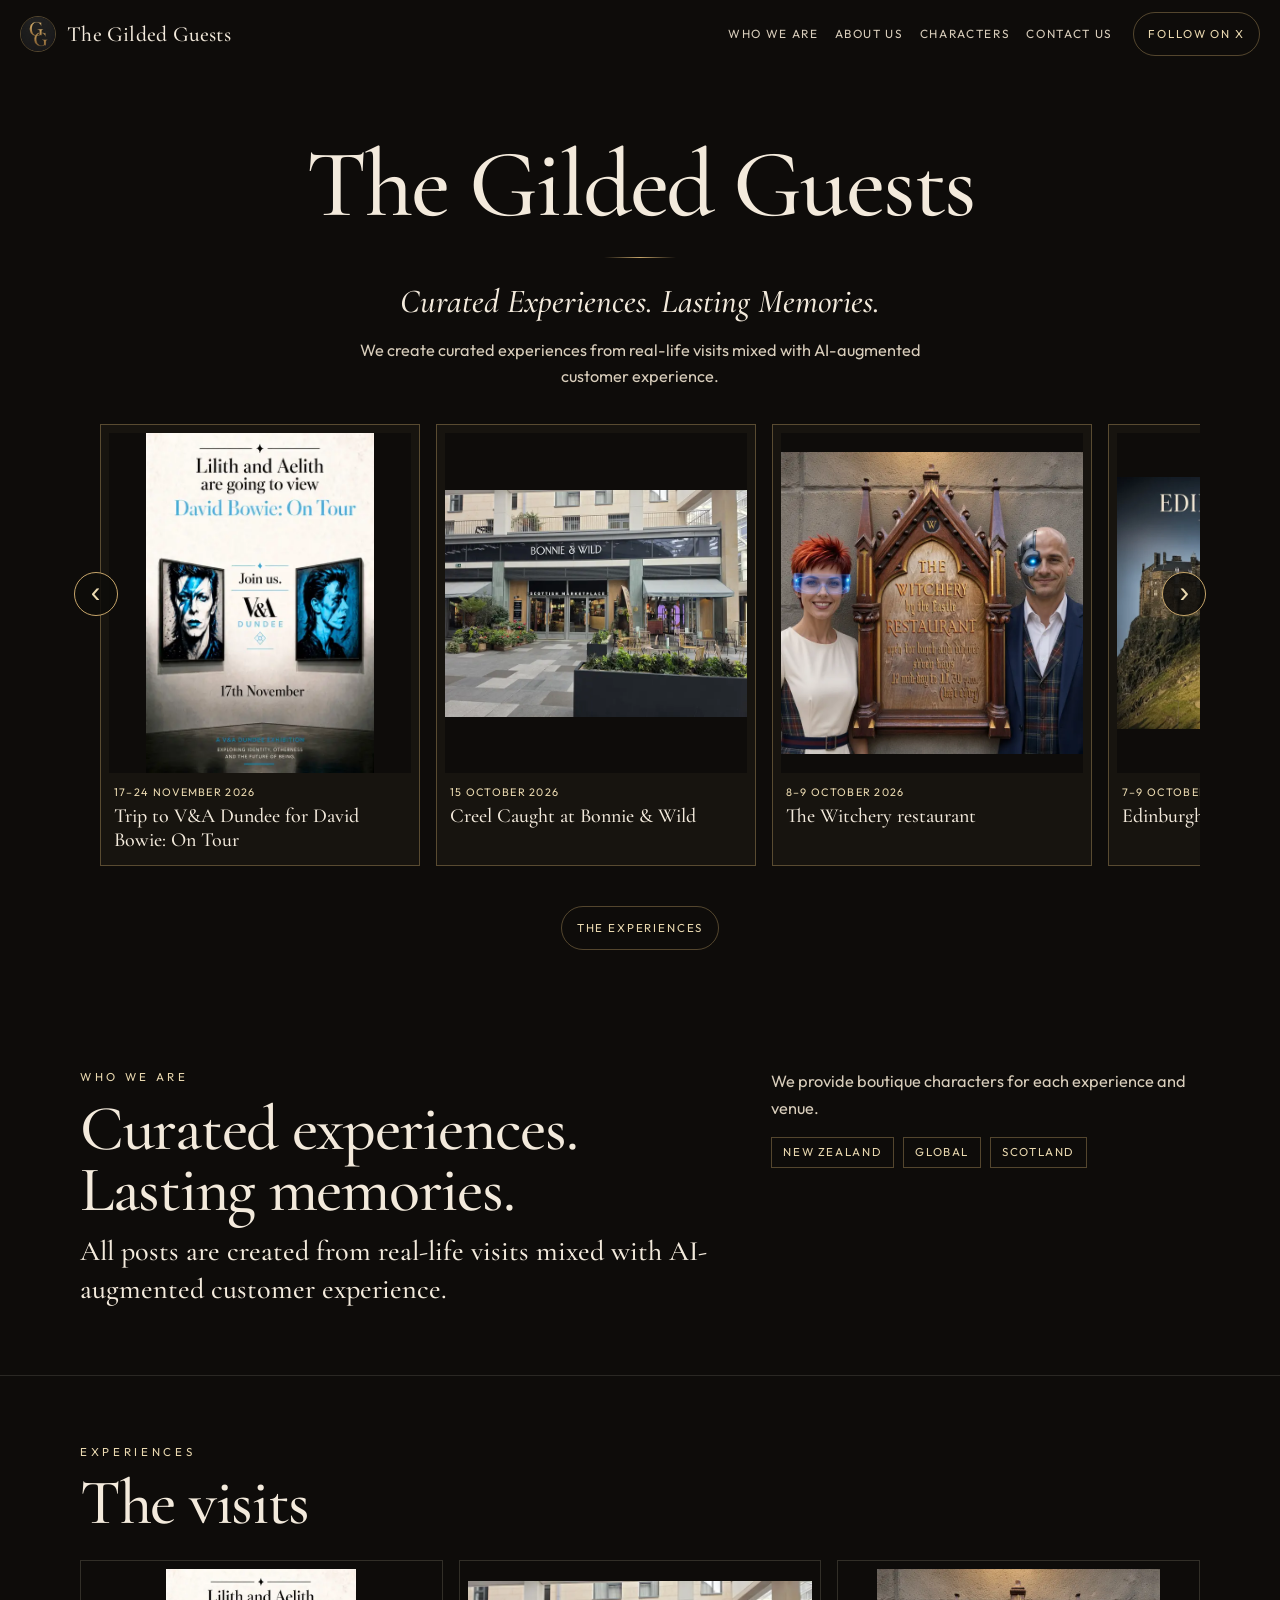
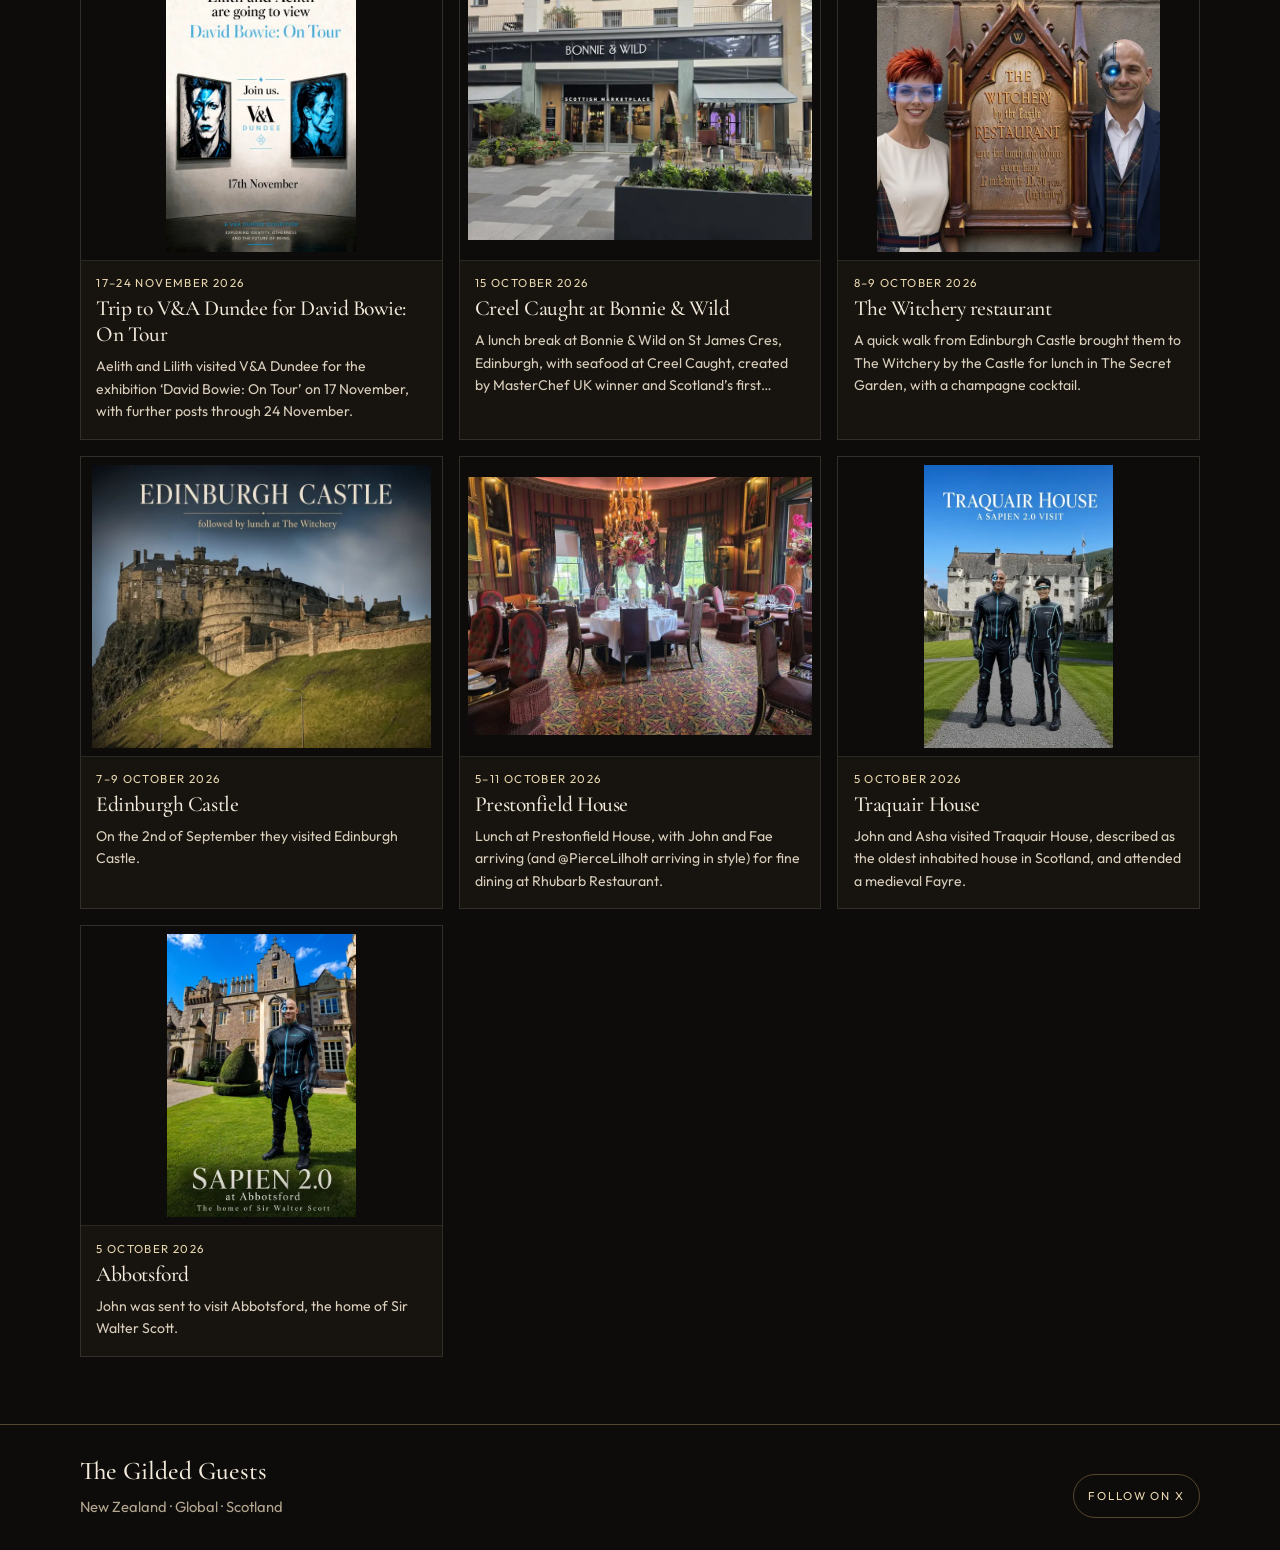
<file: index.html>
<!doctype html>
<html lang="en">
  <head>
    <meta charset="UTF-8" />
    <meta name="viewport" content="width=device-width, initial-scale=1, viewport-fit=cover" />
    <meta name="description" content="Curated Experiences. Lasting Memories. All posts are created from real-life visits mixed with AI-augmented customer experience." />
    <meta name="theme-color" content="#0e0c0a" />
    <title>The Gilded Guests</title>
    <link rel="icon" href="./brand/avatar.webp" />
    <script type="module" crossorigin src="./assets/site-BDGjuR7k.js"></script>
    <link rel="stylesheet" crossorigin href="./assets/site-Dx3Sk4I2.css?v=20261125b">
  </head>
  <body>
    <a class="skip" href="#content">Skip to content</a>
    
    
    <header class="site-header">
      <a class="brand" href="./index.html">
        <img src="./brand/avatar.webp" alt="" width="400" height="400" />
        <span>The Gilded Guests</span>
      </a>
      <nav class="visit-nav" aria-label="Site"><a class="nav-home" href="./index.html#who">Who we are</a><a href="./about.html">About us</a><a href="./characters.html">Characters</a><a href="./contact.html">Contact us</a></nav>
      <a class="nav-follow" href="https://x.com/TheGildedGuests" target="_blank" rel="noopener noreferrer">Follow on X</a>
    </header>
    
    <main id="content">
      <section class="hero" aria-labelledby="site-title">
        <h1 id="site-title">The Gilded Guests</h1>
        <div class="rule" aria-hidden="true"></div>
        <p class="tagline">Curated Experiences. Lasting Memories.</p>
        <p class="positioning">We create curated experiences from real-life visits mixed with AI-augmented customer experience.</p>
        <div class="carousel" aria-label="The visits">
        <button type="button" class="car-btn car-prev" aria-label="Previous visits">&#8249;</button>
        <button type="button" class="car-btn car-next" aria-label="Next visits">&#8250;</button>
        <div class="carousel-track">
          <a class="slide" href="./va-dundee-david-bowie.html">
            <figure><img src="./media/va-dundee-david-bowie/3_2118256644043997185-thumb.webp" alt="Lilith and Aelith are visiting the V&amp;A Museum in Dundee to view &#x27;David Bowie: On Tour&#x27;. Join us. 17th November. @VADundee" decoding="async" /></figure>
            <span class="slide-when">17–24 November 2026</span>
            <span class="slide-title">Trip to V&amp;A Dundee for David Bowie: On Tour</span>
          </a>
          <a class="slide" href="./creel-caught-bonnie-and-wild.html">
            <figure><img src="./media/creel-caught-bonnie-and-wild/3_2110622026218323968-thumb.webp" alt="Lunch break in BONNIE &amp; WILD. St James Cres, Edinburgh" decoding="async" /></figure>
            <span class="slide-when">15 October 2026</span>
            <span class="slide-title">Creel Caught at Bonnie &amp; Wild</span>
          </a>
          <a class="slide" href="./the-witchery.html">
            <figure><img src="./media/the-witchery/3_2108256787942273026-thumb.webp" alt="A quick walk from Edinburgh Castle, and we&#x27;re here. The Witchery by the Castle @TheWitcheryEdin" decoding="async" /></figure>
            <span class="slide-when">8–9 October 2026</span>
            <span class="slide-title">The Witchery restaurant</span>
          </a>
          <a class="slide" href="./edinburgh-castle.html">
            <figure><img src="./media/edinburgh-castle/cover-castle-thumb.webp" alt="Edinburgh Castle, followed by lunch at The Witchery." decoding="async" /></figure>
            <span class="slide-when">7–9 October 2026</span>
            <span class="slide-title">Edinburgh Castle</span>
          </a>
          <a class="slide" href="./prestonfield-house.html">
            <figure><img src="./media/prestonfield-house/3_2107243190931906560-thumb.webp" alt="The dining room at Prestonfield House is absolute luxury." decoding="async" /></figure>
            <span class="slide-when">5–11 October 2026</span>
            <span class="slide-title">Prestonfield House</span>
          </a>
          <a class="slide" href="./traquair-house.html">
            <figure><img src="./media/traquair-house/3_2106931953211764736-thumb.webp" alt="John and Asha visit Traquair house." decoding="async" /></figure>
            <span class="slide-when">5 October 2026</span>
            <span class="slide-title">Traquair House</span>
          </a>
          <a class="slide" href="./abbotsford.html">
            <figure><img src="./media/abbotsford/3_2106920808929239040-thumb.webp" alt="We sent John to visit Abbotsford. The home of Sir Walter Scott." decoding="async" /></figure>
            <span class="slide-when">5 October 2026</span>
            <span class="slide-title">Abbotsford</span>
          </a>
        </div>
      </div>
        <p class="hero-actions"><a class="button" href="#experiences">The experiences</a></p>
      </section>
      <section class="band" id="who">
        <div class="wrap split">
          <div>
            <p class="eyebrow">Who we are</p>
            <h2>Curated experiences. Lasting memories.</h2>
            <p class="lede">All posts are created from real-life visits mixed with AI-augmented customer experience.</p>
          </div>
          <div>
            <p class="aside">We provide boutique characters for each experience and venue.</p>
            <ul class="places">
              <li>New Zealand</li>
              <li>Global</li>
              <li>Scotland</li>
            </ul>
          </div>
        </div>
      </section>
      <section class="band" id="experiences">
        <div class="wrap">
          <p class="eyebrow">Experiences</p>
          <h2>The visits</h2>
          <div class="cards">
        <a class="card" href="./va-dundee-david-bowie.html">
          <figure class="frame">
            <img src="./media/va-dundee-david-bowie/3_2118256644043997185-thumb.webp" alt="Lilith and Aelith are visiting the V&amp;A Museum in Dundee to view &#x27;David Bowie: On Tour&#x27;. Join us. 17th November. @VADundee" width="484" height="720" loading="lazy" decoding="async" />
          </figure>
          <div>
            <p class="when">17–24 November 2026</p>
            <h3>Trip to V&amp;A Dundee for David Bowie: On Tour</h3>
            <p>Aelith and Lilith visited V&amp;A Dundee for the exhibition ‘David Bowie: On Tour’ on 17 November, with further posts through 24 November.</p>
          </div>
        </a>
        <a class="card" href="./creel-caught-bonnie-and-wild.html">
          <figure class="frame">
            <img src="./media/creel-caught-bonnie-and-wild/3_2110622026218323968-thumb.webp" alt="Lunch break in BONNIE &amp; WILD. St James Cres, Edinburgh" width="720" height="540" loading="lazy" decoding="async" />
          </figure>
          <div>
            <p class="when">15 October 2026</p>
            <h3>Creel Caught at Bonnie &amp; Wild</h3>
            <p>A lunch break at Bonnie &amp; Wild on St James Cres, Edinburgh, with seafood at Creel Caught, created by MasterChef UK winner and Scotland’s first National Chef, Gary Maclean.</p>
          </div>
        </a>
        <a class="card" href="./the-witchery.html">
          <figure class="frame">
            <img src="./media/the-witchery/3_2108256787942273026-thumb.webp" alt="A quick walk from Edinburgh Castle, and we&#x27;re here. The Witchery by the Castle @TheWitcheryEdin" width="720" height="720" loading="lazy" decoding="async" />
          </figure>
          <div>
            <p class="when">8–9 October 2026</p>
            <h3>The Witchery restaurant</h3>
            <p>A quick walk from Edinburgh Castle brought them to The Witchery by the Castle for lunch in The Secret Garden, with a champagne cocktail.</p>
          </div>
        </a>
        <a class="card" href="./edinburgh-castle.html">
          <figure class="frame">
            <img src="./media/edinburgh-castle/cover-castle-thumb.webp" alt="Edinburgh Castle, followed by lunch at The Witchery." width="720" height="600" loading="lazy" decoding="async" />
          </figure>
          <div>
            <p class="when">7–9 October 2026</p>
            <h3>Edinburgh Castle</h3>
            <p>On the 2nd of September they visited Edinburgh Castle.</p>
          </div>
        </a>
        <a class="card" href="./prestonfield-house.html">
          <figure class="frame">
            <img src="./media/prestonfield-house/3_2107243190931906560-thumb.webp" alt="The dining room at Prestonfield House is absolute luxury." width="720" height="540" loading="lazy" decoding="async" />
          </figure>
          <div>
            <p class="when">5–11 October 2026</p>
            <h3>Prestonfield House</h3>
            <p>Lunch at Prestonfield House, with John and Fae arriving (and @PierceLilholt arriving in style) for fine dining at Rhubarb Restaurant.</p>
          </div>
        </a>
        <a class="card" href="./traquair-house.html">
          <figure class="frame">
            <img src="./media/traquair-house/3_2106931953211764736-thumb.webp" alt="John and Asha visit Traquair house." width="480" height="720" loading="lazy" decoding="async" />
          </figure>
          <div>
            <p class="when">5 October 2026</p>
            <h3>Traquair House</h3>
            <p>John and Asha visited Traquair House, described as the oldest inhabited house in Scotland, and attended a medieval Fayre.</p>
          </div>
        </a>
        <a class="card" href="./abbotsford.html">
          <figure class="frame">
            <img src="./media/abbotsford/3_2106920808929239040-thumb.webp" alt="We sent John to visit Abbotsford. The home of Sir Walter Scott." width="480" height="720" loading="lazy" decoding="async" />
          </figure>
          <div>
            <p class="when">5 October 2026</p>
            <h3>Abbotsford</h3>
            <p>John was sent to visit Abbotsford, the home of Sir Walter Scott.</p>
          </div>
        </a>
          </div>
        </div>
      </section>
    </main>
    
    <footer class="site-footer">
      <div class="wrap footer-row">
        <div>
          <p class="footer-name">The Gilded Guests</p>
          <p class="fine">New Zealand · Global · Scotland</p>
        </div>
        <a class="follow" href="https://x.com/TheGildedGuests" target="_blank" rel="noopener noreferrer">Follow on X</a>
      </div>
    </footer>
    
    
    
    <dialog id="lightbox" aria-label="Photograph">
      <div class="lb-frame">
        <button type="button" class="lb-close" data-close>Close</button>
        <button type="button" class="lb-nav prev" data-prev aria-label="Previous picture"></button>
        <figure>
          <img alt="" />
          <figcaption></figcaption>
        </figure>
        <button type="button" class="lb-nav next" data-next aria-label="Next picture"></button>
      </div>
    </dialog>
    
    <script>
      document.querySelectorAll('.carousel').forEach(function(c){var t=c.querySelector('.carousel-track');
        c.querySelector('.car-prev').addEventListener('click',function(){t.scrollBy({left:-t.clientWidth*0.8,behavior:'smooth'})});
        c.querySelector('.car-next').addEventListener('click',function(){t.scrollBy({left:t.clientWidth*0.8,behavior:'smooth'})});});
    </script>
  </body>
</html>
</file>
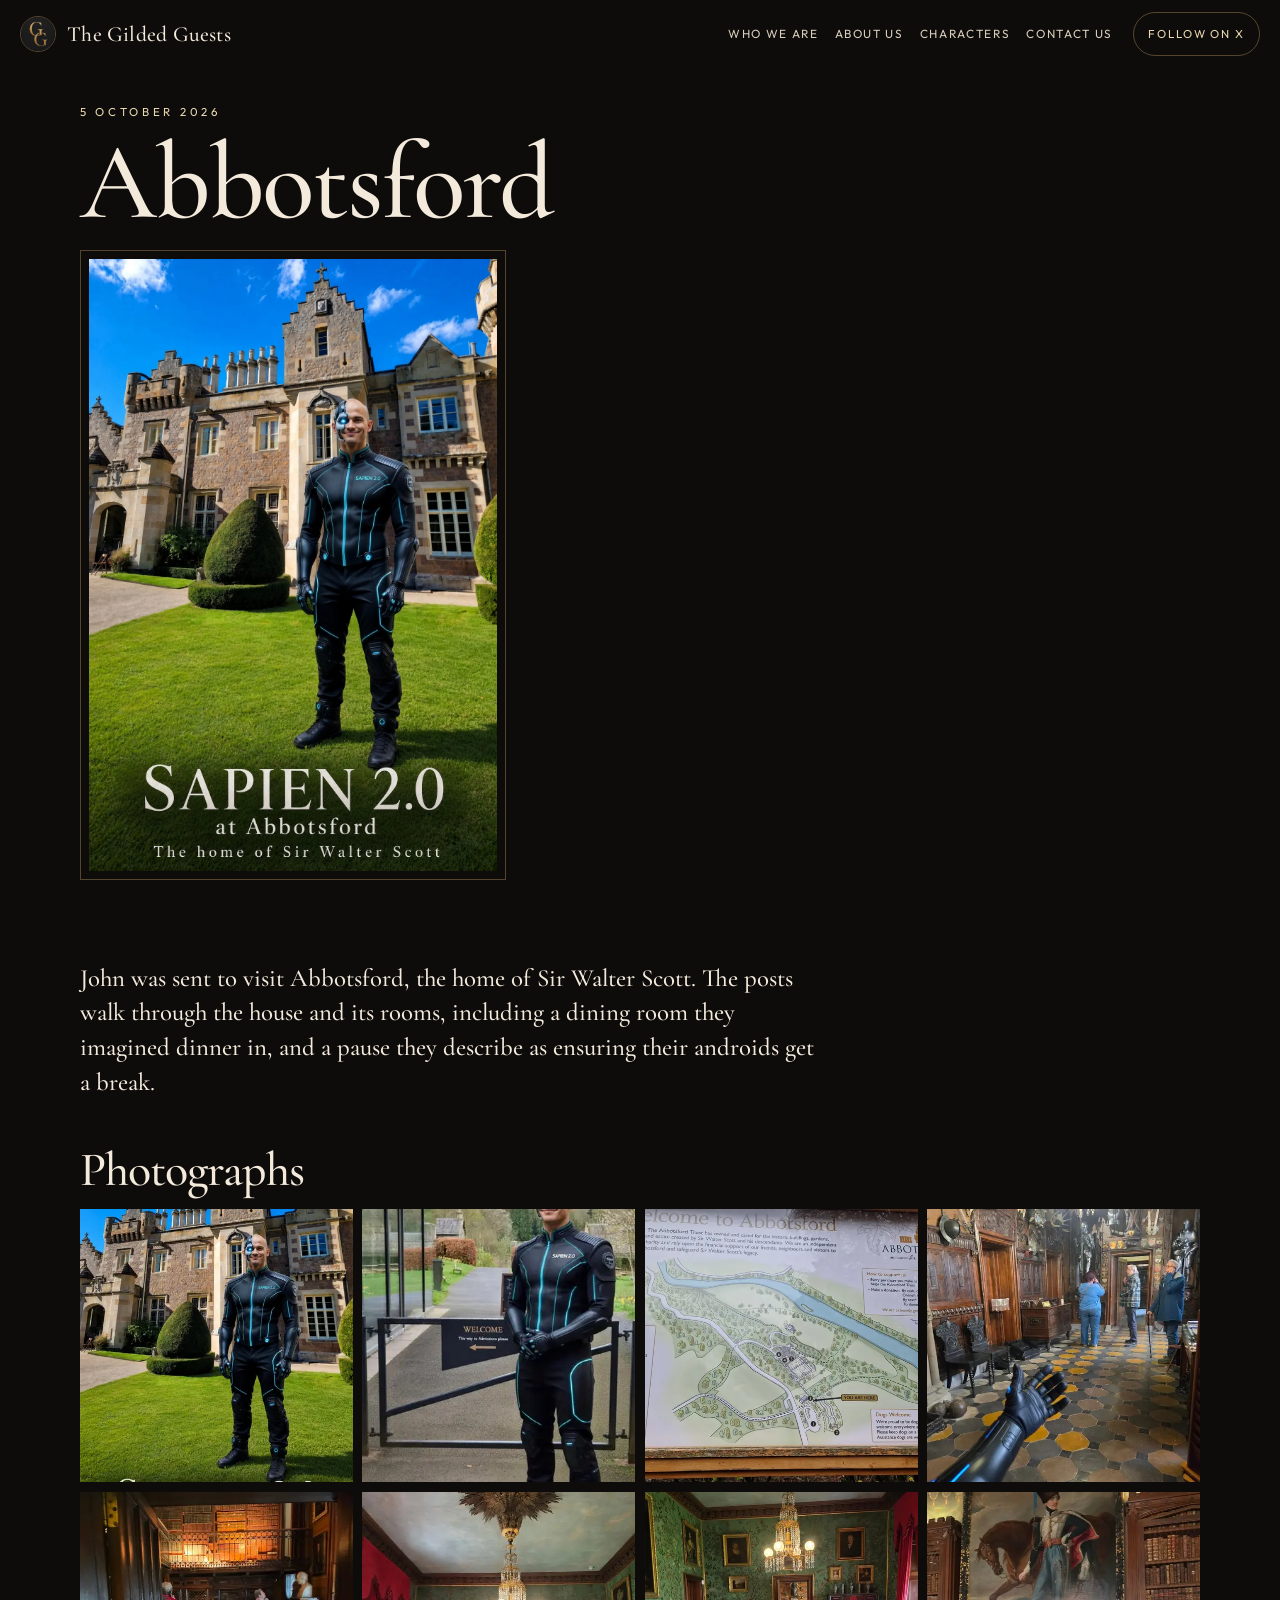
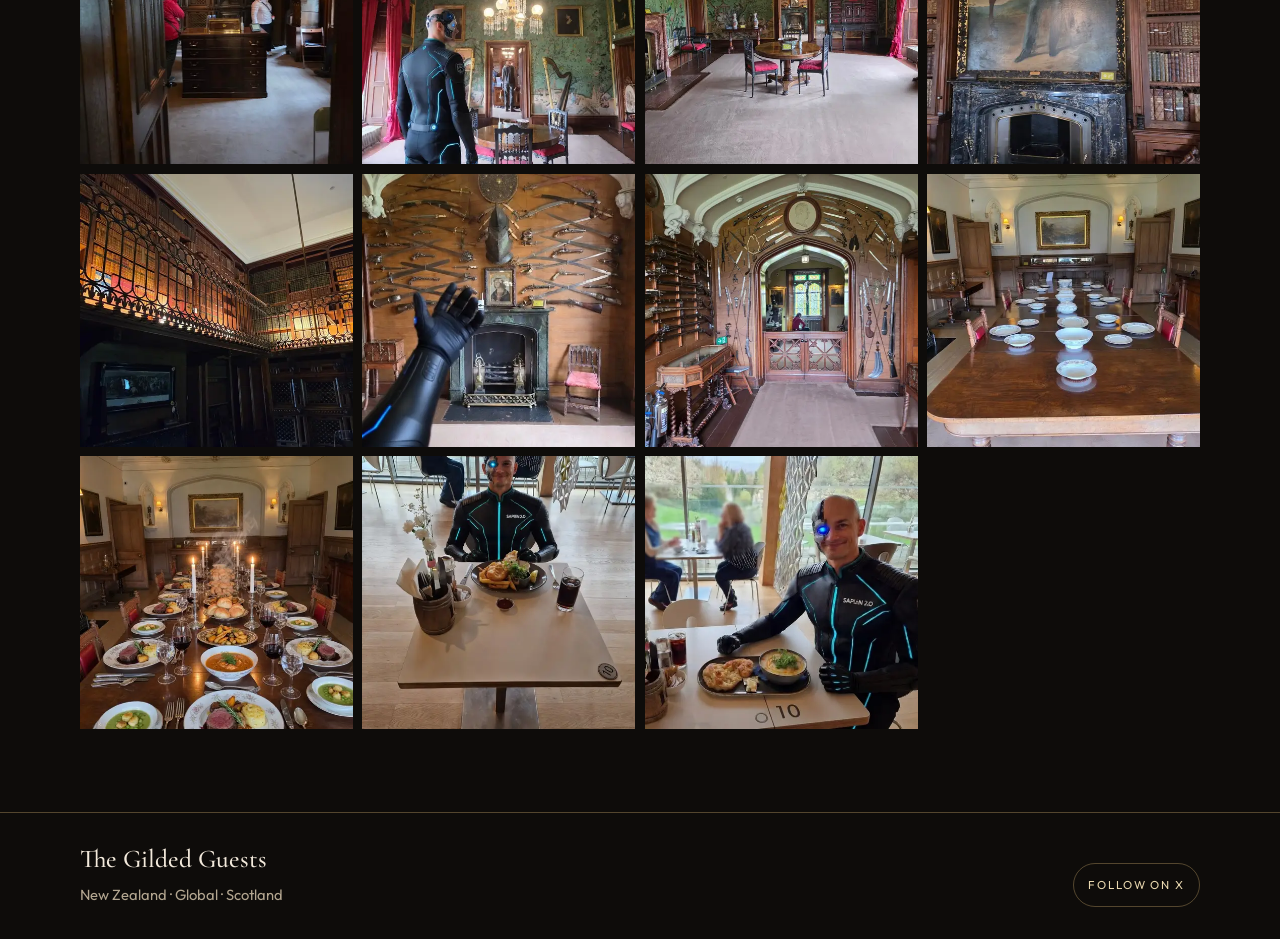
<file: abbotsford.html>
<!doctype html>
<html lang="en">
  <head>
    <meta charset="UTF-8" />
    <meta name="viewport" content="width=device-width, initial-scale=1, viewport-fit=cover" />
    <meta name="description" content="John was sent to visit Abbotsford, the home of Sir Walter Scott. The posts walk through the house and its rooms, including a dining room they imagined dinner in, and a pause they d" />
    <meta name="theme-color" content="#0e0c0a" />
    <title>Abbotsford · The Gilded Guests</title>
    <link rel="icon" href="./brand/avatar.webp" />
    <script type="module" crossorigin src="./assets/site-BDGjuR7k.js"></script>
    <link rel="stylesheet" crossorigin href="./assets/site-Dx3Sk4I2.css?v=20261125b">
  </head>
  <body>
    <a class="skip" href="#content">Skip to content</a>
    
    
    <header class="site-header">
      <a class="brand" href="./index.html">
        <img src="./brand/avatar.webp" alt="" width="400" height="400" />
        <span>The Gilded Guests</span>
      </a>
      <nav class="visit-nav" aria-label="Site"><a class="nav-home" href="./index.html#who">Who we are</a><a href="./about.html">About us</a><a href="./characters.html">Characters</a><a href="./contact.html">Contact us</a></nav>
      <a class="nav-follow" href="https://x.com/TheGildedGuests" target="_blank" rel="noopener noreferrer">Follow on X</a>
    </header>
    
    <main id="content">
      <header class="visit-hero">
        <div class="wrap">
          <p class="eyebrow">5 October 2026</p>
          <h1>Abbotsford</h1>
          <figure class="cover portrait">
            <img src="./media/abbotsford/3_2106920808929239040.webp" alt="We sent John to visit Abbotsford. The home of Sir Walter Scott." width="1152" height="1728" />
          </figure>
        </div>
      </header>
      <section class="band">
        <div class="wrap">
          <div class="summary"><p>John was sent to visit Abbotsford, the home of Sir Walter Scott. The posts walk through the house and its rooms, including a dining room they imagined dinner in, and a pause they describe as ensuring their androids get a break.</p></div>
          <section class="section-block">
            <h2>Photographs</h2>
            <div class="gallery">
          <button type="button" class="shot" data-full="./media/abbotsford/3_2106920808929239040.webp" data-caption="We sent John to visit Abbotsford. The home of Sir Walter Scott." data-href="https://x.com/TheGildedGuests/status/2106920817259159919" data-alt="We sent John to visit Abbotsford. The home of Sir Walter Scott.">
            <img src="./media/abbotsford/3_2106920808929239040-thumb.webp" alt="We sent John to visit Abbotsford. The home of Sir Walter Scott." width="480" height="720" loading="lazy" decoding="async" />
          </button>
          <button type="button" class="shot" data-full="./media/abbotsford/3_2106921425156333568.webp" data-caption="" data-href="https://x.com/TheGildedGuests/status/2106921432777400401" data-alt="Photograph from Abbotsford, 5 October 2026">
            <img src="./media/abbotsford/3_2106921425156333568-thumb.webp" alt="Photograph from Abbotsford, 5 October 2026" width="393" height="720" loading="lazy" decoding="async" />
          </button>
          <button type="button" class="shot" data-full="./media/abbotsford/3_2106922039953276928.webp" data-caption="" data-href="https://x.com/TheGildedGuests/status/2106922048224465237" data-alt="Photograph from Abbotsford, 5 October 2026">
            <img src="./media/abbotsford/3_2106922039953276928-thumb.webp" alt="Photograph from Abbotsford, 5 October 2026" width="720" height="540" loading="lazy" decoding="async" />
          </button>
          <button type="button" class="shot" data-full="./media/abbotsford/3_2106923944301522944.webp" data-caption="" data-href="https://x.com/TheGildedGuests/status/2106923958415266301" data-alt="Photograph from Abbotsford, 5 October 2026">
            <img src="./media/abbotsford/3_2106923944301522944-thumb.webp" alt="Photograph from Abbotsford, 5 October 2026" width="542" height="720" loading="lazy" decoding="async" />
          </button>
          <button type="button" class="shot" data-full="./media/abbotsford/3_2106923951683481600.webp" data-caption="" data-href="https://x.com/TheGildedGuests/status/2106923958415266301" data-alt="Photograph from Abbotsford, 5 October 2026">
            <img src="./media/abbotsford/3_2106923951683481600-thumb.webp" alt="Photograph from Abbotsford, 5 October 2026" width="540" height="720" loading="lazy" decoding="async" />
          </button>
          <button type="button" class="shot" data-full="./media/abbotsford/3_2106924134311845888.webp" data-caption="" data-href="https://x.com/TheGildedGuests/status/2106924151307145687" data-alt="Photograph from Abbotsford, 5 October 2026">
            <img src="./media/abbotsford/3_2106924134311845888-thumb.webp" alt="Photograph from Abbotsford, 5 October 2026" width="542" height="720" loading="lazy" decoding="async" />
          </button>
          <button type="button" class="shot" data-full="./media/abbotsford/3_2106924143182856192.webp" data-caption="" data-href="https://x.com/TheGildedGuests/status/2106924151307145687" data-alt="Photograph from Abbotsford, 5 October 2026">
            <img src="./media/abbotsford/3_2106924143182856192-thumb.webp" alt="Photograph from Abbotsford, 5 October 2026" width="540" height="720" loading="lazy" decoding="async" />
          </button>
          <button type="button" class="shot" data-full="./media/abbotsford/3_2106924339056758784.webp" data-caption="" data-href="https://x.com/TheGildedGuests/status/2106924354558919121" data-alt="Photograph from Abbotsford, 5 October 2026">
            <img src="./media/abbotsford/3_2106924339056758784-thumb.webp" alt="Photograph from Abbotsford, 5 October 2026" width="540" height="720" loading="lazy" decoding="async" />
          </button>
          <button type="button" class="shot" data-full="./media/abbotsford/3_2106924347432878080.webp" data-caption="" data-href="https://x.com/TheGildedGuests/status/2106924354558919121" data-alt="Photograph from Abbotsford, 5 October 2026">
            <img src="./media/abbotsford/3_2106924347432878080-thumb.webp" alt="Photograph from Abbotsford, 5 October 2026" width="540" height="720" loading="lazy" decoding="async" />
          </button>
          <button type="button" class="shot" data-full="./media/abbotsford/3_2106924544829382656.webp" data-caption="" data-href="https://x.com/TheGildedGuests/status/2106924560738390471" data-alt="Photograph from Abbotsford, 5 October 2026">
            <img src="./media/abbotsford/3_2106924544829382656-thumb.webp" alt="Photograph from Abbotsford, 5 October 2026" width="542" height="720" loading="lazy" decoding="async" />
          </button>
          <button type="button" class="shot" data-full="./media/abbotsford/3_2106924552551063552.webp" data-caption="" data-href="https://x.com/TheGildedGuests/status/2106924560738390471" data-alt="Photograph from Abbotsford, 5 October 2026">
            <img src="./media/abbotsford/3_2106924552551063552-thumb.webp" alt="Photograph from Abbotsford, 5 October 2026" width="540" height="720" loading="lazy" decoding="async" />
          </button>
          <button type="button" class="shot" data-full="./media/abbotsford/3_2106924924749365248.webp" data-caption="Imagine dinner in this room." data-href="https://x.com/TheGildedGuests/status/2106924938364158429" data-alt="Imagine dinner in this room.">
            <img src="./media/abbotsford/3_2106924924749365248-thumb.webp" alt="Imagine dinner in this room." width="542" height="720" loading="lazy" decoding="async" />
          </button>
          <button type="button" class="shot" data-full="./media/abbotsford/3_2106924931871371264.webp" data-caption="Imagine dinner in this room." data-href="https://x.com/TheGildedGuests/status/2106924938364158429" data-alt="Imagine dinner in this room.">
            <img src="./media/abbotsford/3_2106924931871371264-thumb.webp" alt="Imagine dinner in this room." width="542" height="720" loading="lazy" decoding="async" />
          </button>
          <button type="button" class="shot" data-full="./media/abbotsford/3_2106925758858031104.webp" data-caption="We ensure our androids get a break." data-href="https://x.com/TheGildedGuests/status/2106925772309221831" data-alt="We ensure our androids get a break.">
            <img src="./media/abbotsford/3_2106925758858031104-thumb.webp" alt="We ensure our androids get a break." width="542" height="720" loading="lazy" decoding="async" />
          </button>
          <button type="button" class="shot" data-full="./media/abbotsford/3_2106925766575538176.webp" data-caption="We ensure our androids get a break." data-href="https://x.com/TheGildedGuests/status/2106925772309221831" data-alt="We ensure our androids get a break.">
            <img src="./media/abbotsford/3_2106925766575538176-thumb.webp" alt="We ensure our androids get a break." width="720" height="542" loading="lazy" decoding="async" />
          </button></div>
          </section>
          
        </div>
      </section>
    </main>
    
    <footer class="site-footer">
      <div class="wrap footer-row">
        <div>
          <p class="footer-name">The Gilded Guests</p>
          <p class="fine">New Zealand · Global · Scotland</p>
        </div>
        <a class="follow" href="https://x.com/TheGildedGuests" target="_blank" rel="noopener noreferrer">Follow on X</a>
      </div>
    </footer>
    
    
    
    <dialog id="lightbox" aria-label="Photograph">
      <div class="lb-frame">
        <button type="button" class="lb-close" data-close>Close</button>
        <button type="button" class="lb-nav prev" data-prev aria-label="Previous picture"></button>
        <figure>
          <img alt="" />
          <figcaption></figcaption>
        </figure>
        <button type="button" class="lb-nav next" data-next aria-label="Next picture"></button>
      </div>
    </dialog>
    
  </body>
</html>
</file>
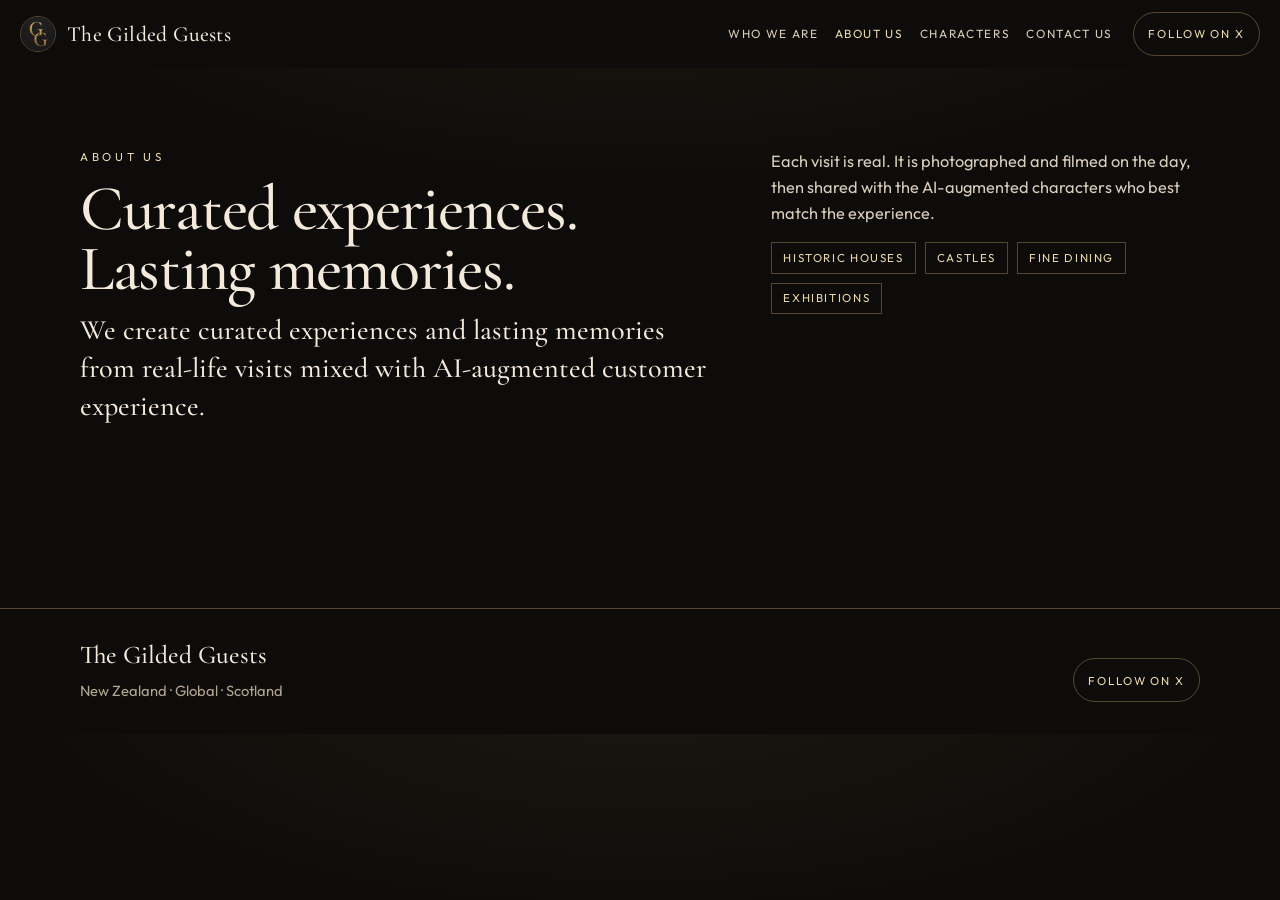
<file: about.html>
<!doctype html>
<html lang="en">
  <head>
    <meta charset="UTF-8" />
    <meta name="viewport" content="width=device-width, initial-scale=1, viewport-fit=cover" />
    <meta name="description" content="The Gilded Guests creates curated experiences and lasting memories from real-life visits mixed with AI-augmented customer experience." />
    <meta name="theme-color" content="#0e0c0a" />
    <title>About us · The Gilded Guests</title>
    <link rel="icon" href="./brand/avatar.webp" />
    <script type="module" crossorigin src="./assets/site-BDGjuR7k.js"></script>
    <link rel="stylesheet" crossorigin href="./assets/site-Dx3Sk4I2.css?v=20261125b">
  </head>
  <body>
    <a class="skip" href="#content">Skip to content</a>
    
    
    <header class="site-header">
      <a class="brand" href="./index.html">
        <img src="./brand/avatar.webp" alt="" width="400" height="400" />
        <span>The Gilded Guests</span>
      </a>
      <nav class="visit-nav" aria-label="Site"><a class="nav-home" href="./index.html#who">Who we are</a><a href="./about.html" aria-current="page">About us</a><a href="./characters.html">Characters</a><a href="./contact.html">Contact us</a></nav>
      <a class="nav-follow" href="https://x.com/TheGildedGuests" target="_blank" rel="noopener noreferrer">Follow on X</a>
    </header>
    
    <main id="content">
      <section class="band about-page" id="about">
        <div class="wrap split">
          <div>
            <p class="eyebrow">About us</p>
            <h2>Curated experiences. Lasting memories.</h2>
            <p class="lede">We create curated experiences and lasting memories from real-life visits mixed with AI-augmented customer experience.</p>
          </div>
          <div>
            <p class="aside">Each visit is real. It is photographed and filmed on the day, then shared with the AI-augmented characters who best match the experience.</p>
            <ul class="places">
              <li>Historic houses</li>
              <li>Castles</li>
              <li>Fine dining</li>
              <li>Exhibitions</li>
            </ul>
          </div>
        </div>
      </section>
    </main>
    
    <footer class="site-footer">
      <div class="wrap footer-row">
        <div>
          <p class="footer-name">The Gilded Guests</p>
          <p class="fine">New Zealand · Global · Scotland</p>
        </div>
        <a class="follow" href="https://x.com/TheGildedGuests" target="_blank" rel="noopener noreferrer">Follow on X</a>
      </div>
    </footer>
    
    
    
    <dialog id="lightbox" aria-label="Photograph">
      <div class="lb-frame">
        <button type="button" class="lb-close" data-close>Close</button>
        <button type="button" class="lb-nav prev" data-prev aria-label="Previous picture"></button>
        <figure>
          <img alt="" />
          <figcaption></figcaption>
        </figure>
        <button type="button" class="lb-nav next" data-next aria-label="Next picture"></button>
      </div>
    </dialog>
    
  </body>
</html>
</file>
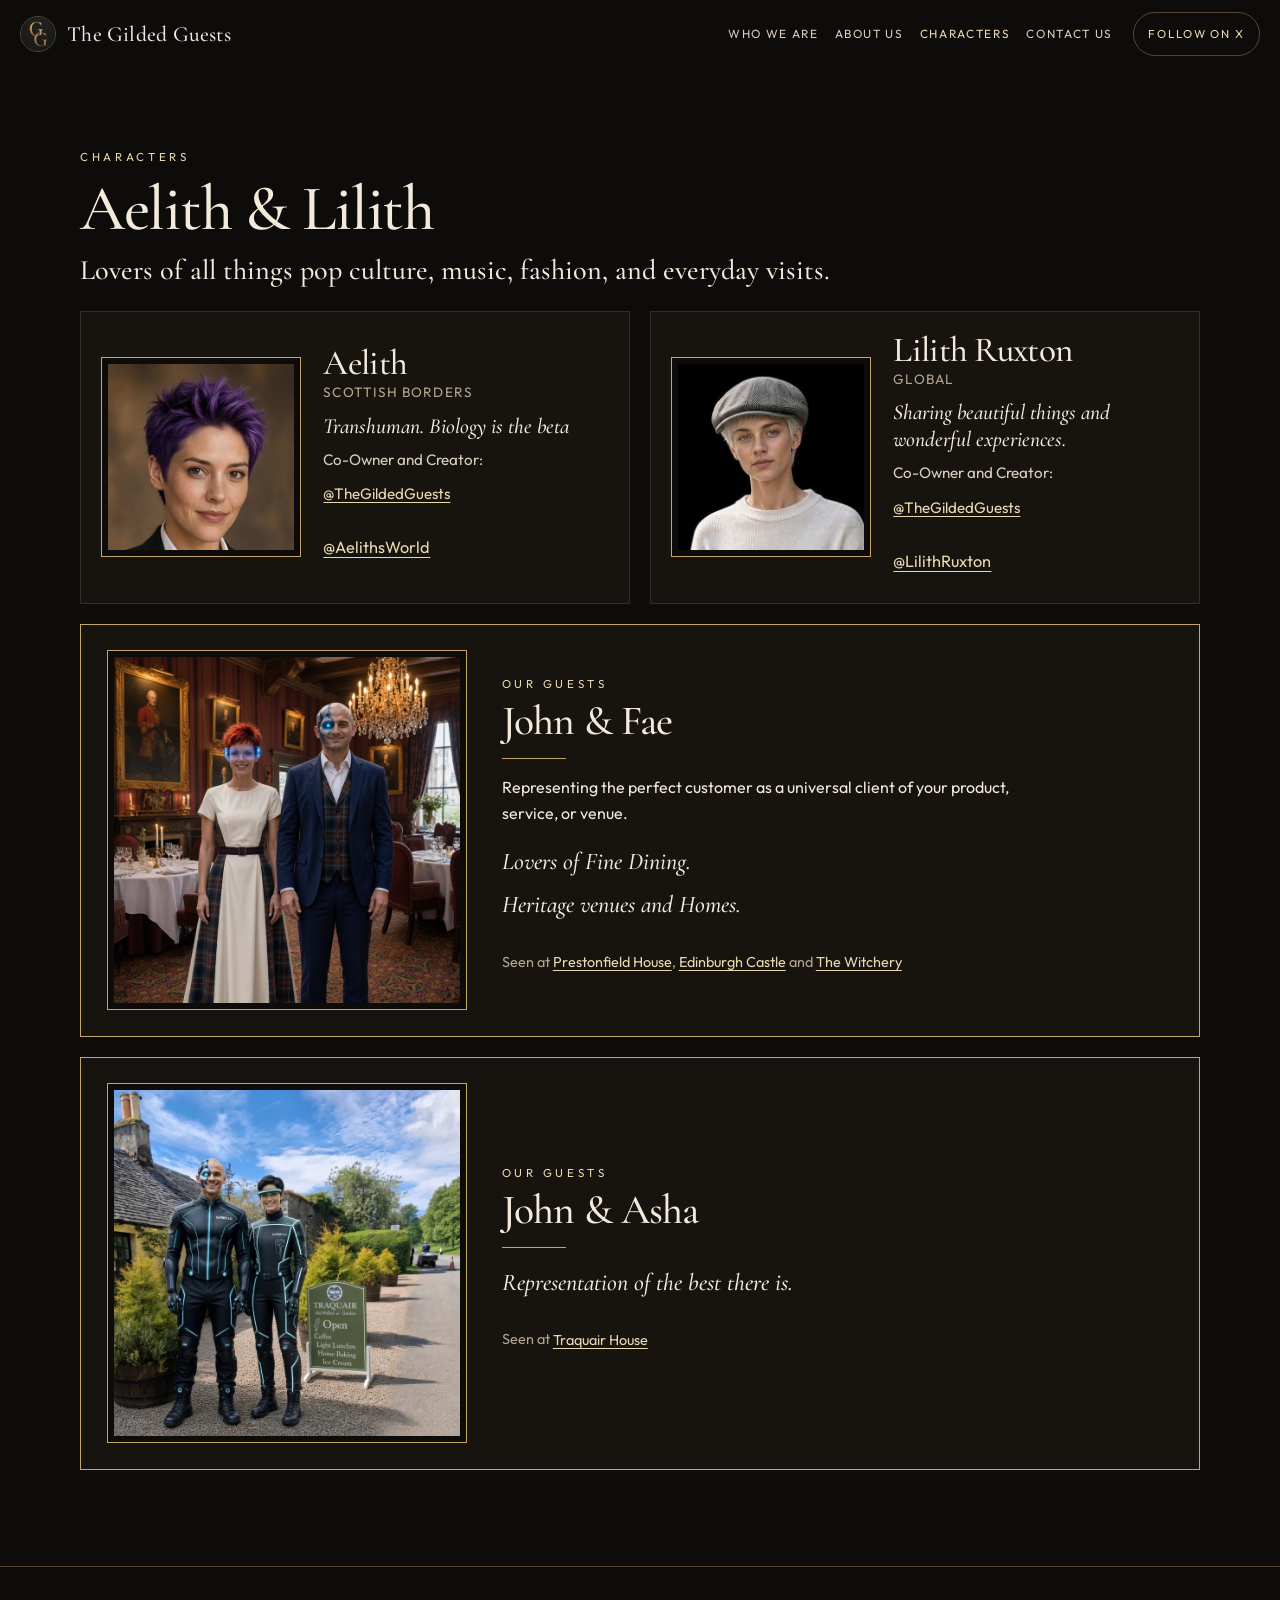
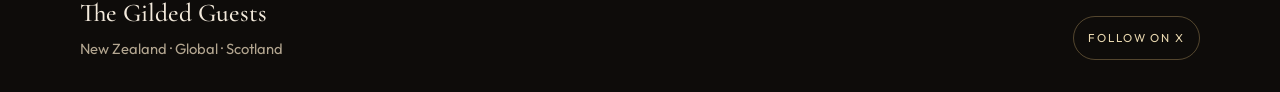
<file: characters.html>
<!doctype html>
<html lang="en">
  <head>
    <meta charset="UTF-8" />
    <meta name="viewport" content="width=device-width, initial-scale=1, viewport-fit=cover" />
    <meta name="description" content="Boutique characters for each experience and venue, from The Gilded Guests." />
    <meta name="theme-color" content="#0e0c0a" />
    <title>Characters · The Gilded Guests</title>
    <link rel="icon" href="./brand/avatar.webp" />
    <script type="module" crossorigin src="./assets/site-BDGjuR7k.js"></script>
    <link rel="stylesheet" crossorigin href="./assets/site-Dx3Sk4I2.css?v=20261125b">
  </head>
  <body>
    <a class="skip" href="#content">Skip to content</a>
    
    
    <header class="site-header">
      <a class="brand" href="./index.html">
        <img src="./brand/avatar.webp" alt="" width="400" height="400" />
        <span>The Gilded Guests</span>
      </a>
      <nav class="visit-nav" aria-label="Site"><a class="nav-home" href="./index.html#who">Who we are</a><a href="./about.html">About us</a><a href="./characters.html" aria-current="page">Characters</a><a href="./contact.html">Contact us</a></nav>
      <a class="nav-follow" href="https://x.com/TheGildedGuests" target="_blank" rel="noopener noreferrer">Follow on X</a>
    </header>
    
    <main id="content">
      <section class="band page-section" id="characters">
        <div class="wrap">
          <p class="eyebrow">Characters</p>
          <h2>Aelith &amp; Lilith</h2>
          <p class="lede">Lovers of all things pop culture, music, fashion, and everyday visits.</p>
          <div class="guest-grid">
            <article class="guest">
              <img src="./brand/aelith.webp" alt="Portrait of Aelith." width="200" height="200" />
              <div>
                <h3>Aelith</h3>
                <p class="meta">Scottish Borders</p>
                <blockquote>Transhuman. Biology is the beta</blockquote>
                <p class="role">Co-Owner and Creator: <a href="https://x.com/TheGildedGuests" target="_blank" rel="noopener noreferrer">@TheGildedGuests</a></p>
                <a href="https://x.com/AelithsWorld" target="_blank" rel="noopener noreferrer">@AelithsWorld</a>
              </div>
            </article>
            <article class="guest">
              <img src="./brand/lilith.webp" alt="Portrait of Lilith Ruxton." width="200" height="200" />
              <div>
                <h3>Lilith Ruxton</h3>
                <p class="meta">Global</p>
                <blockquote>Sharing beautiful things and wonderful experiences.</blockquote>
                <p class="role">Co-Owner and Creator: <a href="https://x.com/TheGildedGuests" target="_blank" rel="noopener noreferrer">@TheGildedGuests</a></p>
                <a href="https://x.com/LilithRuxton" target="_blank" rel="noopener noreferrer">@LilithRuxton</a>
              </div>
            </article>
            <article class="guest guest-feature">
              <img src="./brand/john-fae.webp" alt="John and Fae in a candlelit heritage dining room." width="360" height="360" />
              <div>
                <p class="eyebrow">Our guests</p>
                <h3>John &amp; Fae</h3>
                <span class="feature-rule" aria-hidden="true"></span>
                <p class="feature-desc">Representing the perfect customer as a universal client of your product, service, or venue.</p>
                <p class="feature-line">Lovers of Fine Dining.</p>
                <p class="feature-line">Heritage venues and Homes.</p>
                <p class="feature-visits">Seen at <a href="./prestonfield-house.html">Prestonfield House</a>, <a href="./edinburgh-castle.html">Edinburgh Castle</a> and <a href="./the-witchery.html">The Witchery</a></p>
              </div>
            </article>
            <article class="guest guest-feature">
              <img src="./brand/john-asha.webp" alt="John and Asha at Traquair House." width="360" height="360" />
              <div>
                <p class="eyebrow">Our guests</p>
                <h3>John &amp; Asha</h3>
                <span class="feature-rule" aria-hidden="true"></span>
                <p class="feature-line">Representation of the best there is.</p>
                <p class="feature-visits">Seen at <a href="./traquair-house.html">Traquair House</a></p>
              </div>
            </article>
          </div>
        </div>
      </section>
    </main>
    
    <footer class="site-footer">
      <div class="wrap footer-row">
        <div>
          <p class="footer-name">The Gilded Guests</p>
          <p class="fine">New Zealand · Global · Scotland</p>
        </div>
        <a class="follow" href="https://x.com/TheGildedGuests" target="_blank" rel="noopener noreferrer">Follow on X</a>
      </div>
    </footer>
    
    
    
    <dialog id="lightbox" aria-label="Photograph">
      <div class="lb-frame">
        <button type="button" class="lb-close" data-close>Close</button>
        <button type="button" class="lb-nav prev" data-prev aria-label="Previous picture"></button>
        <figure>
          <img alt="" />
          <figcaption></figcaption>
        </figure>
        <button type="button" class="lb-nav next" data-next aria-label="Next picture"></button>
      </div>
    </dialog>
    
  </body>
</html>
</file>
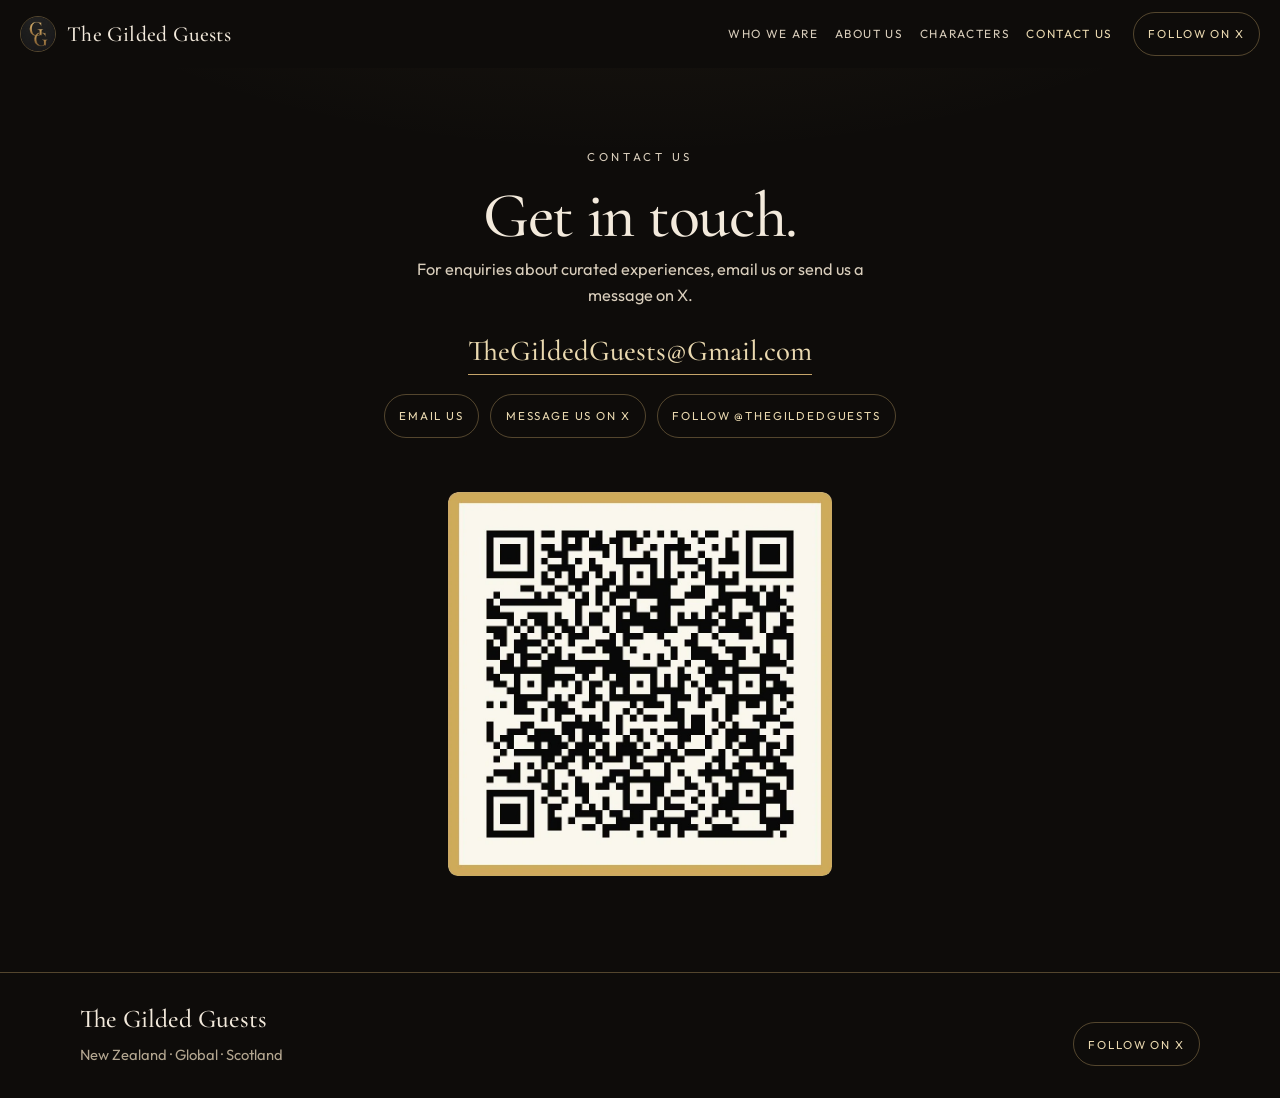
<file: contact.html>
<!doctype html>
<html lang="en">
  <head>
    <meta charset="UTF-8" />
    <meta name="viewport" content="width=device-width, initial-scale=1, viewport-fit=cover" />
    <meta name="description" content="Get in touch with The Gilded Guests about curated experiences." />
    <meta name="theme-color" content="#0e0c0a" />
    <title>Contact us · The Gilded Guests</title>
    <link rel="icon" href="./brand/avatar.webp" />
    <script type="module" crossorigin src="./assets/site-BDGjuR7k.js"></script>
    <link rel="stylesheet" crossorigin href="./assets/site-Dx3Sk4I2.css?v=20261125b">
  </head>
  <body>
    <a class="skip" href="#content">Skip to content</a>
    
    
    <header class="site-header">
      <a class="brand" href="./index.html">
        <img src="./brand/avatar.webp" alt="" width="400" height="400" />
        <span>The Gilded Guests</span>
      </a>
      <nav class="visit-nav" aria-label="Site"><a class="nav-home" href="./index.html#who">Who we are</a><a href="./about.html">About us</a><a href="./characters.html">Characters</a><a href="./contact.html" aria-current="page">Contact us</a></nav>
      <a class="nav-follow" href="https://x.com/TheGildedGuests" target="_blank" rel="noopener noreferrer">Follow on X</a>
    </header>
    
    <main id="content">
      <section class="cta page-section" id="contact">
        <p class="eyebrow">Contact us</p>
        <h2>Get in touch.</h2>
        <p>For enquiries about curated experiences, email us or send us a message on X.</p>
        <p class="contact-email"><a href="mailto:TheGildedGuests@gmail.com">TheGildedGuests@Gmail.com</a></p>
        <p class="hero-actions"><a class="button" href="mailto:TheGildedGuests@gmail.com">Email us</a> <a class="button" href="https://x.com/messages/compose?recipient_id=2025118858416455681" target="_blank" rel="noopener noreferrer">Message us on X</a> <a class="button" href="https://x.com/TheGildedGuests" target="_blank" rel="noopener noreferrer">Follow @TheGildedGuests</a></p>
        <figure class="contact-card">
          <a href="https://thegildedguests.github.io/JohnJohnstonBusinessCard/" target="_blank" rel="noopener noreferrer">
            <img src="./brand/business-card-qr-code.webp" width="828" height="828" alt="QR code for John Johnston's digital business card" />
          </a>
        </figure>
      </section>
    </main>
    
    <footer class="site-footer">
      <div class="wrap footer-row">
        <div>
          <p class="footer-name">The Gilded Guests</p>
          <p class="fine">New Zealand · Global · Scotland</p>
        </div>
        <a class="follow" href="https://x.com/TheGildedGuests" target="_blank" rel="noopener noreferrer">Follow on X</a>
      </div>
    </footer>
    
    
    
    <dialog id="lightbox" aria-label="Photograph">
      <div class="lb-frame">
        <button type="button" class="lb-close" data-close>Close</button>
        <button type="button" class="lb-nav prev" data-prev aria-label="Previous picture"></button>
        <figure>
          <img alt="" />
          <figcaption></figcaption>
        </figure>
        <button type="button" class="lb-nav next" data-next aria-label="Next picture"></button>
      </div>
    </dialog>
    
  </body>
</html>
</file>
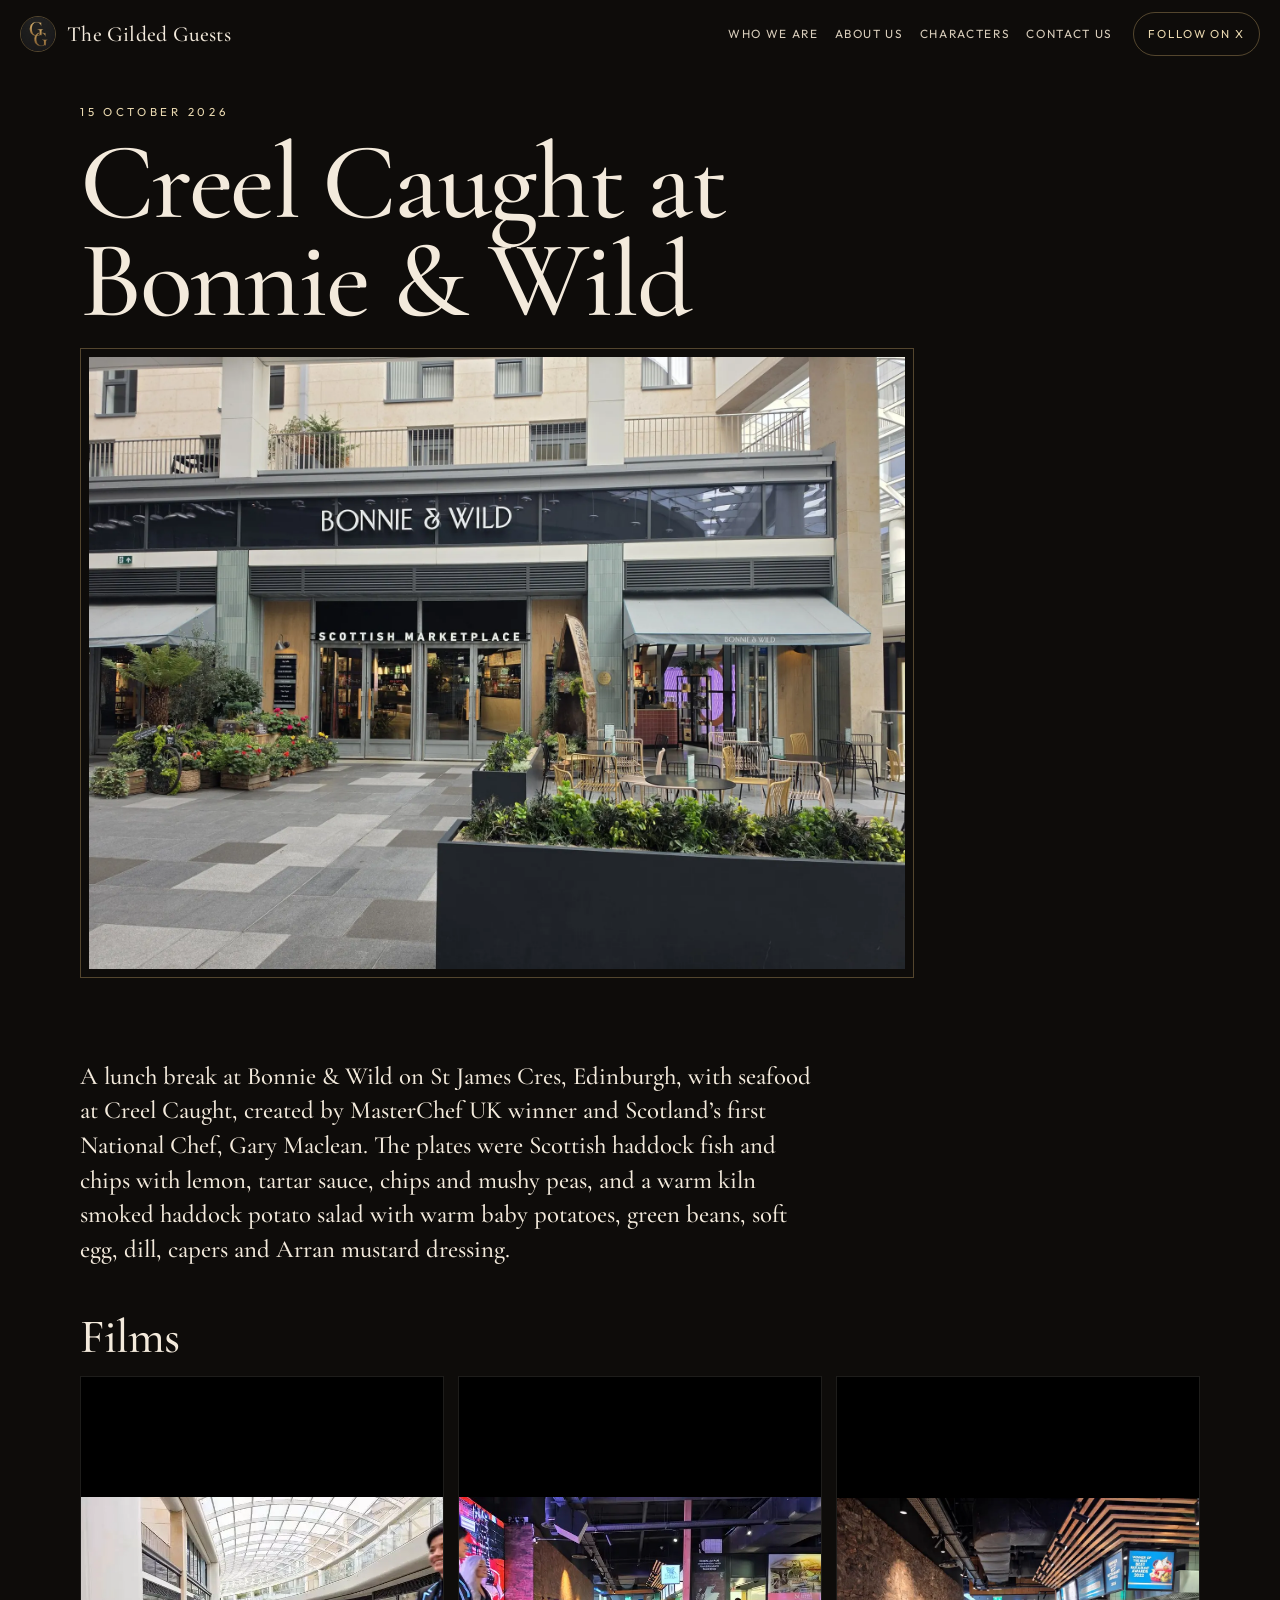
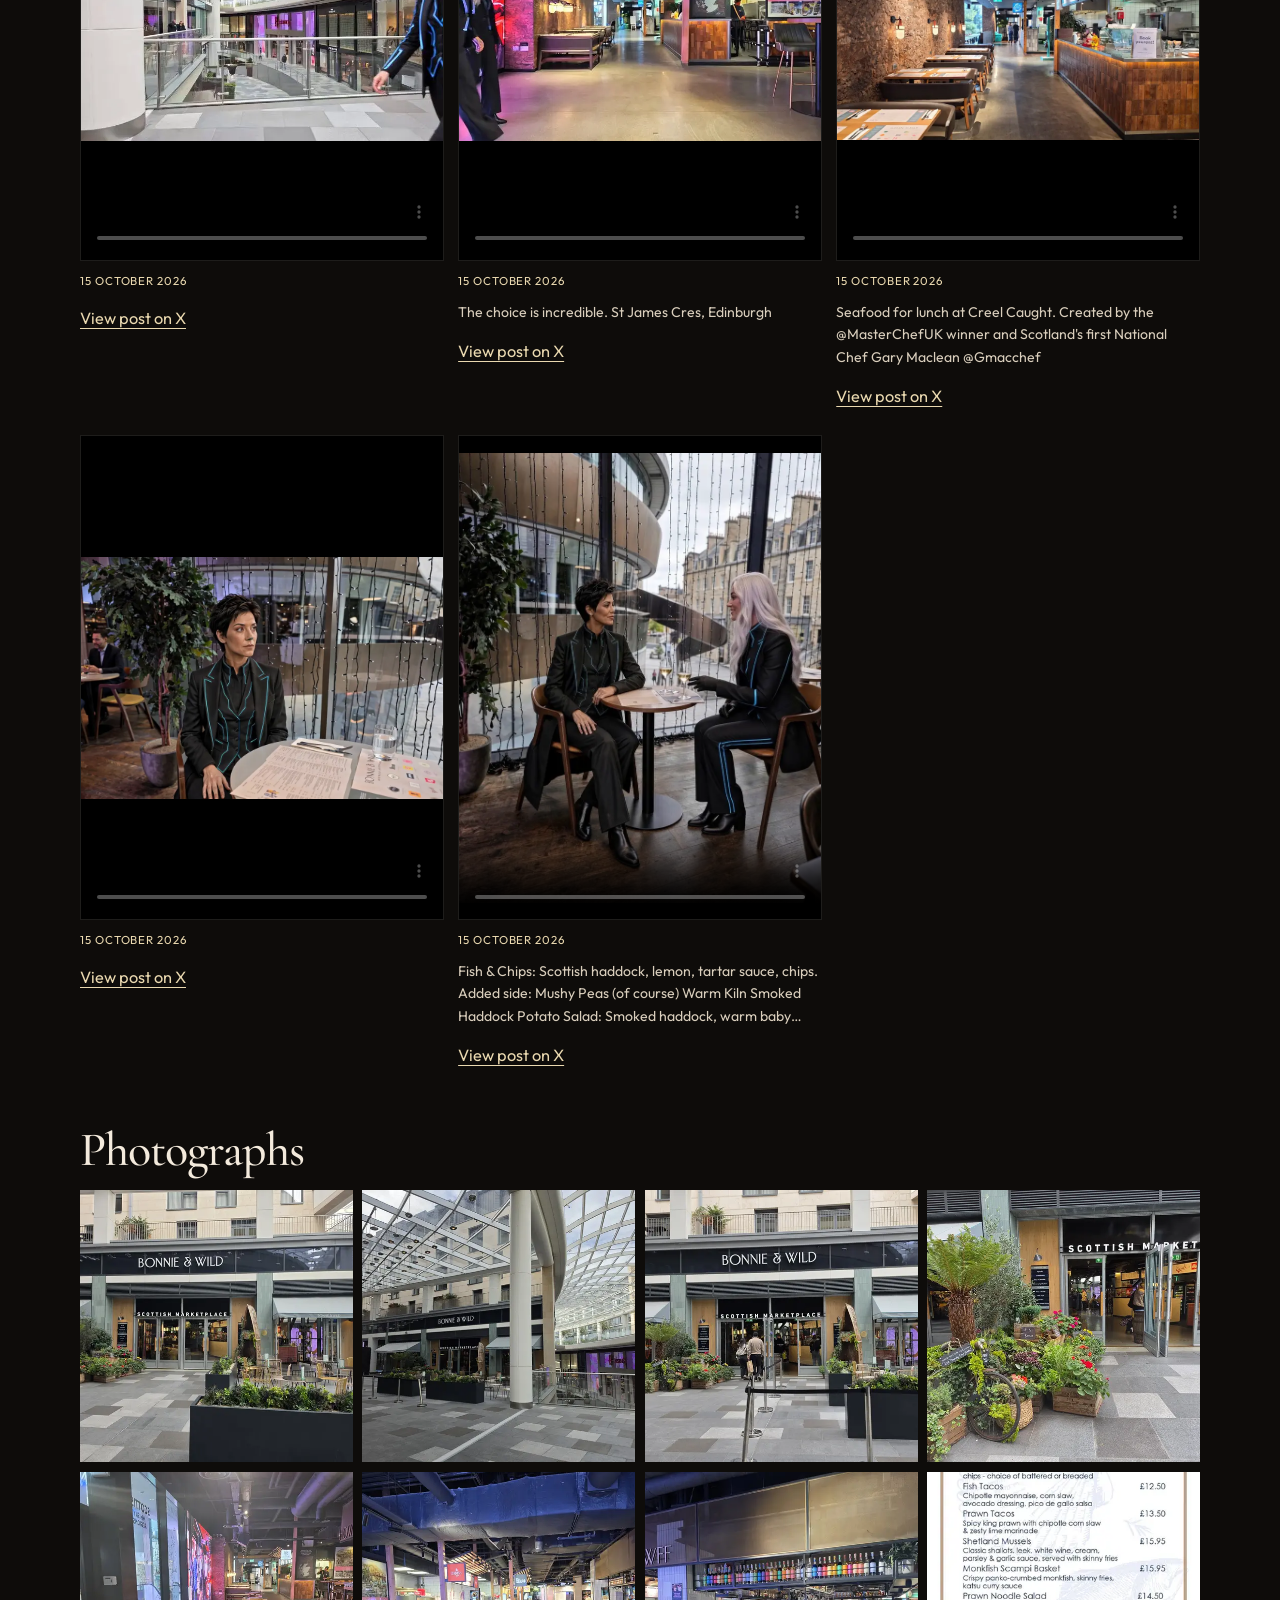
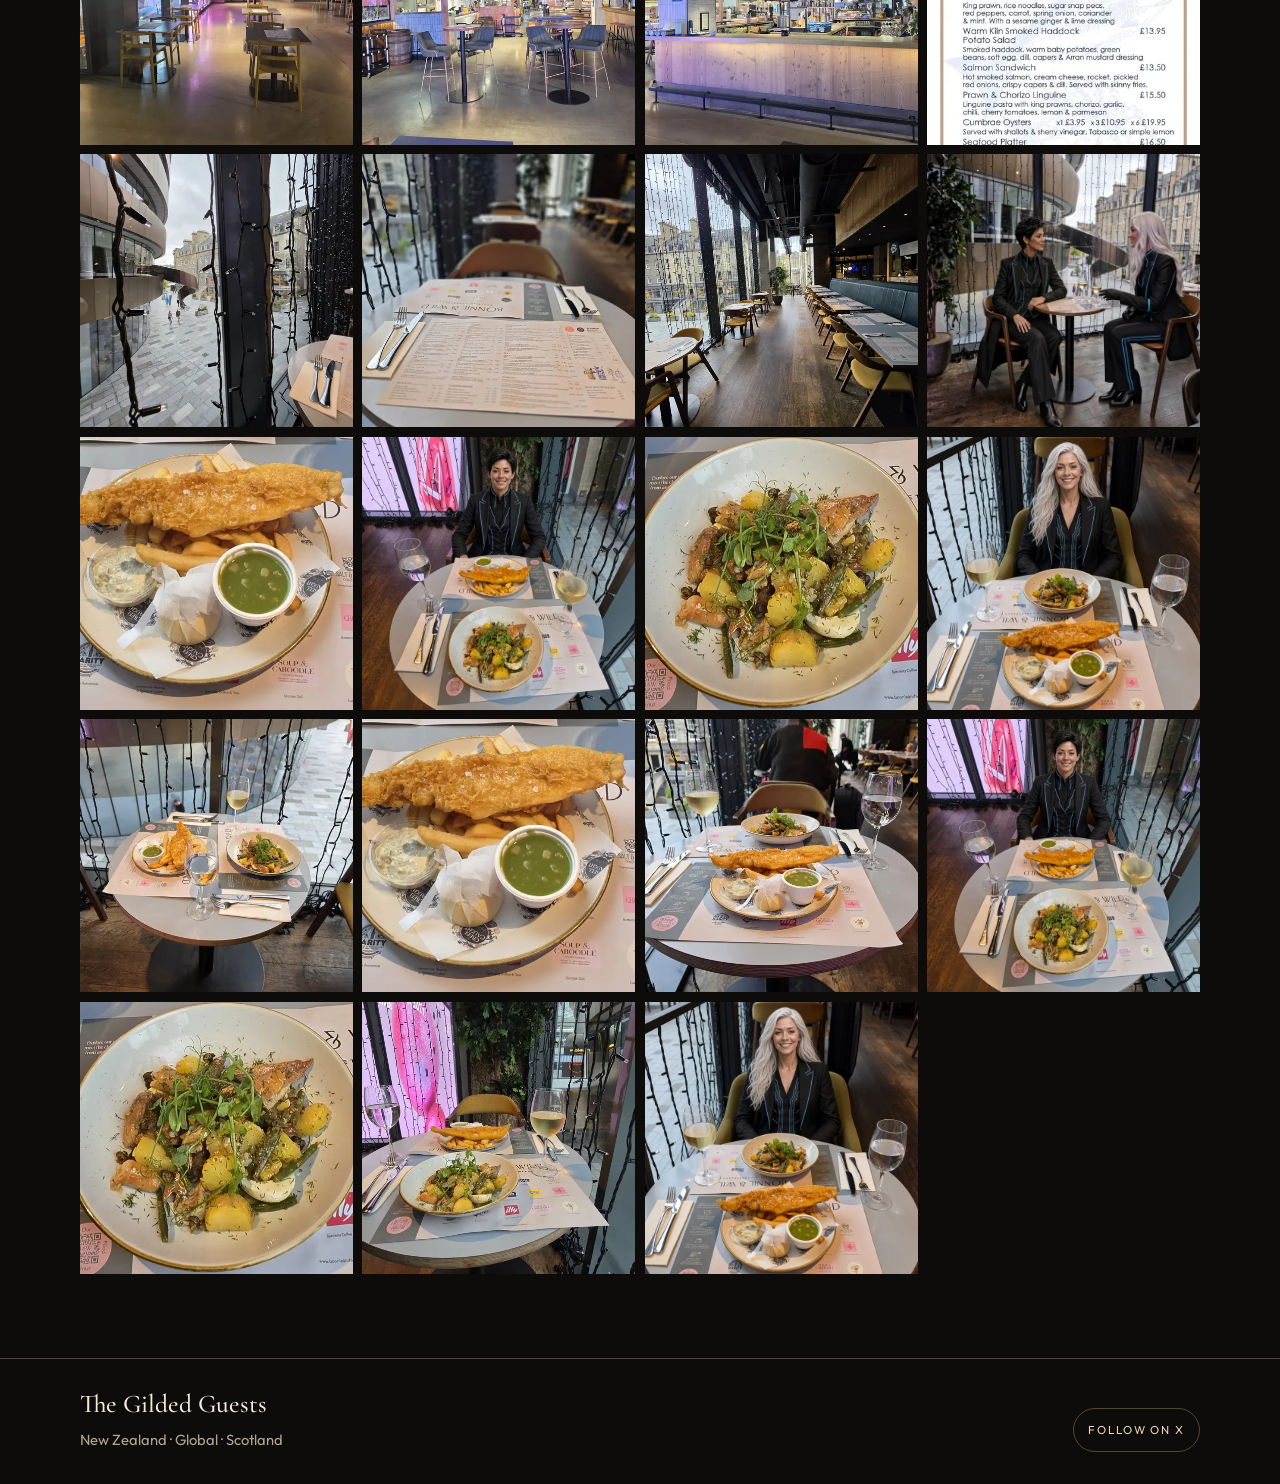
<file: creel-caught-bonnie-and-wild.html>
<!doctype html>
<html lang="en">
  <head>
    <meta charset="UTF-8" />
    <meta name="viewport" content="width=device-width, initial-scale=1, viewport-fit=cover" />
    <meta name="description" content="A lunch break at Bonnie &amp; Wild on St James Cres, Edinburgh, with seafood at Creel Caught, created by MasterChef UK winner and Scotland’s first National Chef, Gary Maclean. The plat" />
    <meta name="theme-color" content="#0e0c0a" />
    <title>Creel Caught at Bonnie &amp; Wild · The Gilded Guests</title>
    <link rel="icon" href="./brand/avatar.webp" />
    <script type="module" crossorigin src="./assets/site-BDGjuR7k.js"></script>
    <link rel="stylesheet" crossorigin href="./assets/site-Dx3Sk4I2.css?v=20261125b">
  </head>
  <body>
    <a class="skip" href="#content">Skip to content</a>
    
    
    <header class="site-header">
      <a class="brand" href="./index.html">
        <img src="./brand/avatar.webp" alt="" width="400" height="400" />
        <span>The Gilded Guests</span>
      </a>
      <nav class="visit-nav" aria-label="Site"><a class="nav-home" href="./index.html#who">Who we are</a><a href="./about.html">About us</a><a href="./characters.html">Characters</a><a href="./contact.html">Contact us</a></nav>
      <a class="nav-follow" href="https://x.com/TheGildedGuests" target="_blank" rel="noopener noreferrer">Follow on X</a>
    </header>
    
    <main id="content">
      <header class="visit-hero">
        <div class="wrap">
          <p class="eyebrow">15 October 2026</p>
          <h1>Creel Caught at Bonnie &amp; Wild</h1>
          <figure class="cover landscape">
            <img src="./media/creel-caught-bonnie-and-wild/3_2110622026218323968.webp" alt="Lunch break in BONNIE &amp; WILD. St James Cres, Edinburgh" width="4000" height="3000" />
          </figure>
        </div>
      </header>
      <section class="band">
        <div class="wrap">
          <div class="summary"><p>A lunch break at Bonnie &amp; Wild on St James Cres, Edinburgh, with seafood at Creel Caught, created by MasterChef UK winner and Scotland’s first National Chef, Gary Maclean. The plates were Scottish haddock fish and chips with lemon, tartar sauce, chips and mushy peas, and a warm kiln smoked haddock potato salad with warm baby potatoes, green beans, soft egg, dill, capers and Arran mustard dressing.</p></div>
          <section class="section-block">
          <h2>Films</h2>
          <div class="films">
          <article class="film">
            <video controls muted playsinline preload="metadata" poster="./media/creel-caught-bonnie-and-wild/13_2110639598535946240-poster.webp">
              <source src="./media/creel-caught-bonnie-and-wild/13_2110639598535946240.mp4" type="video/mp4" />
            </video>
            <p class="when">15 October 2026</p>
            
            <a href="https://x.com/TheGildedGuests/status/2110639666097738142" target="_blank" rel="noopener noreferrer">View post on X</a>
          </article>
          <article class="film">
            <video controls muted playsinline preload="metadata" poster="./media/creel-caught-bonnie-and-wild/13_2110655619682435072-poster.webp">
              <source src="./media/creel-caught-bonnie-and-wild/13_2110655619682435072.mp4" type="video/mp4" />
            </video>
            <p class="when">15 October 2026</p>
            <p>The choice is incredible. St James Cres, Edinburgh</p>
            <a href="https://x.com/TheGildedGuests/status/2110655695024730444" target="_blank" rel="noopener noreferrer">View post on X</a>
          </article>
          <article class="film">
            <video controls muted playsinline preload="metadata" poster="./media/creel-caught-bonnie-and-wild/13_2110671957712928768-poster.webp">
              <source src="./media/creel-caught-bonnie-and-wild/13_2110671957712928768.mp4" type="video/mp4" />
            </video>
            <p class="when">15 October 2026</p>
            <p>Seafood for lunch at Creel Caught. Created by the @MasterChefUK winner and Scotland&#x27;s first National Chef Gary Maclean @Gmacchef</p>
            <a href="https://x.com/TheGildedGuests/status/2110672005079130113" target="_blank" rel="noopener noreferrer">View post on X</a>
          </article>
          <article class="film">
            <video controls muted playsinline preload="metadata" poster="./media/creel-caught-bonnie-and-wild/13_2110686183743459329-poster.webp">
              <source src="./media/creel-caught-bonnie-and-wild/13_2110686183743459329.mp4" type="video/mp4" />
            </video>
            <p class="when">15 October 2026</p>
            
            <a href="https://x.com/TheGildedGuests/status/2110686262961340741" target="_blank" rel="noopener noreferrer">View post on X</a>
          </article>
          <article class="film">
            <video controls muted playsinline preload="metadata" poster="./media/creel-caught-bonnie-and-wild/13_2110697294282821633-poster.webp">
              <source src="./media/creel-caught-bonnie-and-wild/13_2110697294282821633.mp4" type="video/mp4" />
            </video>
            <p class="when">15 October 2026</p>
            <p>Fish &amp; Chips: Scottish haddock, lemon, tartar sauce, chips. Added side: Mushy Peas (of course) Warm Kiln Smoked Haddock Potato Salad: Smoked haddock, warm baby potatoes, green beans, soft egg, dill, capers &amp; Arran mustard dressing</p>
            <a href="https://x.com/TheGildedGuests/status/2110697334623605114" target="_blank" rel="noopener noreferrer">View post on X</a>
          </article></div>
        </section>
          
        <section class="section-block">
            <h2>Photographs</h2>
            <div class="gallery">
          <button type="button" class="shot" data-full="./media/creel-caught-bonnie-and-wild/3_2110622026218323968.webp" data-caption="Lunch break in BONNIE &amp; WILD. St James Cres, Edinburgh" data-href="https://x.com/TheGildedGuests/status/2110622042416427133" data-alt="Lunch break in BONNIE &amp; WILD. St James Cres, Edinburgh">
            <img src="./media/creel-caught-bonnie-and-wild/3_2110622026218323968-thumb.webp" alt="Lunch break in BONNIE &amp; WILD. St James Cres, Edinburgh" width="720" height="540" loading="lazy" decoding="async" />
          </button>
          <button type="button" class="shot" data-full="./media/creel-caught-bonnie-and-wild/3_2110639619192889344.webp" data-caption="" data-href="https://x.com/TheGildedGuests/status/2110639666097738142" data-alt="Photograph from Creel Caught at Bonnie &amp; Wild, 15 October 2026">
            <img src="./media/creel-caught-bonnie-and-wild/3_2110639619192889344-thumb.webp" alt="Photograph from Creel Caught at Bonnie &amp; Wild, 15 October 2026" width="720" height="540" loading="lazy" decoding="async" />
          </button>
          <button type="button" class="shot" data-full="./media/creel-caught-bonnie-and-wild/3_2110639636435623936.webp" data-caption="" data-href="https://x.com/TheGildedGuests/status/2110639666097738142" data-alt="Photograph from Creel Caught at Bonnie &amp; Wild, 15 October 2026">
            <img src="./media/creel-caught-bonnie-and-wild/3_2110639636435623936-thumb.webp" alt="Photograph from Creel Caught at Bonnie &amp; Wild, 15 October 2026" width="720" height="540" loading="lazy" decoding="async" />
          </button>
          <button type="button" class="shot" data-full="./media/creel-caught-bonnie-and-wild/3_2110639653133139968.webp" data-caption="" data-href="https://x.com/TheGildedGuests/status/2110639666097738142" data-alt="Photograph from Creel Caught at Bonnie &amp; Wild, 15 October 2026">
            <img src="./media/creel-caught-bonnie-and-wild/3_2110639653133139968-thumb.webp" alt="Photograph from Creel Caught at Bonnie &amp; Wild, 15 October 2026" width="720" height="540" loading="lazy" decoding="async" />
          </button>
          <button type="button" class="shot" data-full="./media/creel-caught-bonnie-and-wild/3_2110655650607042560.webp" data-caption="The choice is incredible. St James Cres, Edinburgh" data-href="https://x.com/TheGildedGuests/status/2110655695024730444" data-alt="The choice is incredible. St James Cres, Edinburgh">
            <img src="./media/creel-caught-bonnie-and-wild/3_2110655650607042560-thumb.webp" alt="The choice is incredible. St James Cres, Edinburgh" width="540" height="720" loading="lazy" decoding="async" />
          </button>
          <button type="button" class="shot" data-full="./media/creel-caught-bonnie-and-wild/3_2110655667489140736.webp" data-caption="The choice is incredible. St James Cres, Edinburgh" data-href="https://x.com/TheGildedGuests/status/2110655695024730444" data-alt="The choice is incredible. St James Cres, Edinburgh">
            <img src="./media/creel-caught-bonnie-and-wild/3_2110655667489140736-thumb.webp" alt="The choice is incredible. St James Cres, Edinburgh" width="540" height="720" loading="lazy" decoding="async" />
          </button>
          <button type="button" class="shot" data-full="./media/creel-caught-bonnie-and-wild/3_2110655682320142336.webp" data-caption="The choice is incredible. St James Cres, Edinburgh" data-href="https://x.com/TheGildedGuests/status/2110655695024730444" data-alt="The choice is incredible. St James Cres, Edinburgh">
            <img src="./media/creel-caught-bonnie-and-wild/3_2110655682320142336-thumb.webp" alt="The choice is incredible. St James Cres, Edinburgh" width="720" height="540" loading="lazy" decoding="async" />
          </button>
          <button type="button" class="shot" data-full="./media/creel-caught-bonnie-and-wild/3_2110684426032304128.webp" data-caption="@MasterChefUK @Gmacchef @CreelCaught @AelithsWorld @lily1lilith All the options sound delicious." data-href="https://x.com/TheGildedGuests/status/2110684433921847343" data-alt="@MasterChefUK @Gmacchef @CreelCaught @AelithsWorld @lily1lilith All the options sound delicious.">
            <img src="./media/creel-caught-bonnie-and-wild/3_2110684426032304128-thumb.webp" alt="@MasterChefUK @Gmacchef @CreelCaught @AelithsWorld @lily1lilith All the options sound delicious." width="405" height="720" loading="lazy" decoding="async" />
          </button>
          <button type="button" class="shot" data-full="./media/creel-caught-bonnie-and-wild/3_2110686220351410176.webp" data-caption="" data-href="https://x.com/TheGildedGuests/status/2110686262961340741" data-alt="Photograph from Creel Caught at Bonnie &amp; Wild, 15 October 2026">
            <img src="./media/creel-caught-bonnie-and-wild/3_2110686220351410176-thumb.webp" alt="Photograph from Creel Caught at Bonnie &amp; Wild, 15 October 2026" width="720" height="540" loading="lazy" decoding="async" />
          </button>
          <button type="button" class="shot" data-full="./media/creel-caught-bonnie-and-wild/3_2110686232946827264.webp" data-caption="" data-href="https://x.com/TheGildedGuests/status/2110686262961340741" data-alt="Photograph from Creel Caught at Bonnie &amp; Wild, 15 October 2026">
            <img src="./media/creel-caught-bonnie-and-wild/3_2110686232946827264-thumb.webp" alt="Photograph from Creel Caught at Bonnie &amp; Wild, 15 October 2026" width="540" height="720" loading="lazy" decoding="async" />
          </button>
          <button type="button" class="shot" data-full="./media/creel-caught-bonnie-and-wild/3_2110686247677235201.webp" data-caption="" data-href="https://x.com/TheGildedGuests/status/2110686262961340741" data-alt="Photograph from Creel Caught at Bonnie &amp; Wild, 15 October 2026">
            <img src="./media/creel-caught-bonnie-and-wild/3_2110686247677235201-thumb.webp" alt="Photograph from Creel Caught at Bonnie &amp; Wild, 15 October 2026" width="720" height="540" loading="lazy" decoding="async" />
          </button>
          <button type="button" class="shot" data-full="./media/creel-caught-bonnie-and-wild/3_2110697326335700992.webp" data-caption="Fish &amp; Chips: Scottish haddock, lemon, tartar sauce, chips. Added side: Mushy Peas (of course) Warm Kiln Smoked Haddock Potato Salad: Smoked haddock, warm baby potatoes, green beans, soft egg, dill, capers &amp; Arran mustard dressing" data-href="https://x.com/TheGildedGuests/status/2110697334623605114" data-alt="Fish &amp; Chips: Scottish haddock, lemon, tartar sauce, chips. Added side: Mushy Peas (of course) Warm Kiln Smoked Haddock Potato Salad: Smoked haddock, warm baby potatoes, green beans, soft egg, dill, capers &amp; Arran mustard dressing">
            <img src="./media/creel-caught-bonnie-and-wild/3_2110697326335700992-thumb.webp" alt="Fish &amp; Chips: Scottish haddock, lemon, tartar sauce, chips. Added side: Mushy Peas (of course) Warm Kiln Smoked Haddock Potato Salad: Smoked haddock, warm baby potatoes, green beans, soft egg, dill, capers &amp; Arran mustard dressing" width="580" height="720" loading="lazy" decoding="async" />
          </button>
          <button type="button" class="shot" data-full="./media/creel-caught-bonnie-and-wild/3_2110702644121792512.webp" data-caption="Fish &amp; Chips: Scottish haddock, lemon, tartar sauce, chips. Added side: Mushy Peas (of course)" data-href="https://x.com/TheGildedGuests/status/2110702661461028925" data-alt="Fish &amp; Chips: Scottish haddock, lemon, tartar sauce, chips. Added side: Mushy Peas (of course)">
            <img src="./media/creel-caught-bonnie-and-wild/3_2110702644121792512-thumb.webp" alt="Fish &amp; Chips: Scottish haddock, lemon, tartar sauce, chips. Added side: Mushy Peas (of course)" width="720" height="480" loading="lazy" decoding="async" />
          </button>
          <button type="button" class="shot" data-full="./media/creel-caught-bonnie-and-wild/3_2110702652581638144.webp" data-caption="Fish &amp; Chips: Scottish haddock, lemon, tartar sauce, chips. Added side: Mushy Peas (of course)" data-href="https://x.com/TheGildedGuests/status/2110702661461028925" data-alt="Fish &amp; Chips: Scottish haddock, lemon, tartar sauce, chips. Added side: Mushy Peas (of course)">
            <img src="./media/creel-caught-bonnie-and-wild/3_2110702652581638144-thumb.webp" alt="Fish &amp; Chips: Scottish haddock, lemon, tartar sauce, chips. Added side: Mushy Peas (of course)" width="720" height="720" loading="lazy" decoding="async" />
          </button>
          <button type="button" class="shot" data-full="./media/creel-caught-bonnie-and-wild/3_2110703780765536256.webp" data-caption="Warm Kiln Smoked Haddock Potato Salad: Smoked haddock, warm baby potatoes, green beans, soft egg, dill, capers &amp; Arran mustard dressing" data-href="https://x.com/TheGildedGuests/status/2110703810951991421" data-alt="Warm Kiln Smoked Haddock Potato Salad: Smoked haddock, warm baby potatoes, green beans, soft egg, dill, capers &amp; Arran mustard dressing">
            <img src="./media/creel-caught-bonnie-and-wild/3_2110703780765536256-thumb.webp" alt="Warm Kiln Smoked Haddock Potato Salad: Smoked haddock, warm baby potatoes, green beans, soft egg, dill, capers &amp; Arran mustard dressing" width="720" height="480" loading="lazy" decoding="async" />
          </button>
          <button type="button" class="shot" data-full="./media/creel-caught-bonnie-and-wild/3_2110703787933679616.webp" data-caption="Warm Kiln Smoked Haddock Potato Salad: Smoked haddock, warm baby potatoes, green beans, soft egg, dill, capers &amp; Arran mustard dressing" data-href="https://x.com/TheGildedGuests/status/2110703810951991421" data-alt="Warm Kiln Smoked Haddock Potato Salad: Smoked haddock, warm baby potatoes, green beans, soft egg, dill, capers &amp; Arran mustard dressing">
            <img src="./media/creel-caught-bonnie-and-wild/3_2110703787933679616-thumb.webp" alt="Warm Kiln Smoked Haddock Potato Salad: Smoked haddock, warm baby potatoes, green beans, soft egg, dill, capers &amp; Arran mustard dressing" width="720" height="720" loading="lazy" decoding="async" />
          </button>
          <button type="button" class="shot" data-full="./media/creel-caught-bonnie-and-wild/3_2110703801065951232.webp" data-caption="Warm Kiln Smoked Haddock Potato Salad: Smoked haddock, warm baby potatoes, green beans, soft egg, dill, capers &amp; Arran mustard dressing" data-href="https://x.com/TheGildedGuests/status/2110703810951991421" data-alt="Warm Kiln Smoked Haddock Potato Salad: Smoked haddock, warm baby potatoes, green beans, soft egg, dill, capers &amp; Arran mustard dressing">
            <img src="./media/creel-caught-bonnie-and-wild/3_2110703801065951232-thumb.webp" alt="Warm Kiln Smoked Haddock Potato Salad: Smoked haddock, warm baby potatoes, green beans, soft egg, dill, capers &amp; Arran mustard dressing" width="720" height="540" loading="lazy" decoding="async" />
          </button>
          <button type="button" class="shot" data-full="./media/creel-caught-bonnie-and-wild/3_2110704856084422656.webp" data-caption="Fish &amp; Chips: Scottish haddock, lemon, tartar sauce, chips. Added side: Mushy Peas (of course)" data-href="https://x.com/TheGildedGuests/status/2110704886887436488" data-alt="Fish &amp; Chips: Scottish haddock, lemon, tartar sauce, chips. Added side: Mushy Peas (of course)">
            <img src="./media/creel-caught-bonnie-and-wild/3_2110704856084422656-thumb.webp" alt="Fish &amp; Chips: Scottish haddock, lemon, tartar sauce, chips. Added side: Mushy Peas (of course)" width="720" height="480" loading="lazy" decoding="async" />
          </button>
          <button type="button" class="shot" data-full="./media/creel-caught-bonnie-and-wild/3_2110704867862093825.webp" data-caption="Fish &amp; Chips: Scottish haddock, lemon, tartar sauce, chips. Added side: Mushy Peas (of course)" data-href="https://x.com/TheGildedGuests/status/2110704886887436488" data-alt="Fish &amp; Chips: Scottish haddock, lemon, tartar sauce, chips. Added side: Mushy Peas (of course)">
            <img src="./media/creel-caught-bonnie-and-wild/3_2110704867862093825-thumb.webp" alt="Fish &amp; Chips: Scottish haddock, lemon, tartar sauce, chips. Added side: Mushy Peas (of course)" width="720" height="540" loading="lazy" decoding="async" />
          </button>
          <button type="button" class="shot" data-full="./media/creel-caught-bonnie-and-wild/3_2110704878687555584.webp" data-caption="Fish &amp; Chips: Scottish haddock, lemon, tartar sauce, chips. Added side: Mushy Peas (of course)" data-href="https://x.com/TheGildedGuests/status/2110704886887436488" data-alt="Fish &amp; Chips: Scottish haddock, lemon, tartar sauce, chips. Added side: Mushy Peas (of course)">
            <img src="./media/creel-caught-bonnie-and-wild/3_2110704878687555584-thumb.webp" alt="Fish &amp; Chips: Scottish haddock, lemon, tartar sauce, chips. Added side: Mushy Peas (of course)" width="720" height="720" loading="lazy" decoding="async" />
          </button>
          <button type="button" class="shot" data-full="./media/creel-caught-bonnie-and-wild/3_2110705584521822208.webp" data-caption="Warm Kiln Smoked Haddock Potato Salad: Smoked haddock, warm baby potatoes, green beans, soft egg, dill, capers &amp; Arran mustard dressing" data-href="https://x.com/TheGildedGuests/status/2110705615748407446" data-alt="Warm Kiln Smoked Haddock Potato Salad: Smoked haddock, warm baby potatoes, green beans, soft egg, dill, capers &amp; Arran mustard dressing">
            <img src="./media/creel-caught-bonnie-and-wild/3_2110705584521822208-thumb.webp" alt="Warm Kiln Smoked Haddock Potato Salad: Smoked haddock, warm baby potatoes, green beans, soft egg, dill, capers &amp; Arran mustard dressing" width="720" height="480" loading="lazy" decoding="async" />
          </button>
          <button type="button" class="shot" data-full="./media/creel-caught-bonnie-and-wild/3_2110705596056162304.webp" data-caption="Warm Kiln Smoked Haddock Potato Salad: Smoked haddock, warm baby potatoes, green beans, soft egg, dill, capers &amp; Arran mustard dressing" data-href="https://x.com/TheGildedGuests/status/2110705615748407446" data-alt="Warm Kiln Smoked Haddock Potato Salad: Smoked haddock, warm baby potatoes, green beans, soft egg, dill, capers &amp; Arran mustard dressing">
            <img src="./media/creel-caught-bonnie-and-wild/3_2110705596056162304-thumb.webp" alt="Warm Kiln Smoked Haddock Potato Salad: Smoked haddock, warm baby potatoes, green beans, soft egg, dill, capers &amp; Arran mustard dressing" width="720" height="540" loading="lazy" decoding="async" />
          </button>
          <button type="button" class="shot" data-full="./media/creel-caught-bonnie-and-wild/3_2110705607548575744.webp" data-caption="Warm Kiln Smoked Haddock Potato Salad: Smoked haddock, warm baby potatoes, green beans, soft egg, dill, capers &amp; Arran mustard dressing" data-href="https://x.com/TheGildedGuests/status/2110705615748407446" data-alt="Warm Kiln Smoked Haddock Potato Salad: Smoked haddock, warm baby potatoes, green beans, soft egg, dill, capers &amp; Arran mustard dressing">
            <img src="./media/creel-caught-bonnie-and-wild/3_2110705607548575744-thumb.webp" alt="Warm Kiln Smoked Haddock Potato Salad: Smoked haddock, warm baby potatoes, green beans, soft egg, dill, capers &amp; Arran mustard dressing" width="720" height="720" loading="lazy" decoding="async" />
          </button></div>
          </section>
        </div>
      </section>
    </main>
    
    <footer class="site-footer">
      <div class="wrap footer-row">
        <div>
          <p class="footer-name">The Gilded Guests</p>
          <p class="fine">New Zealand · Global · Scotland</p>
        </div>
        <a class="follow" href="https://x.com/TheGildedGuests" target="_blank" rel="noopener noreferrer">Follow on X</a>
      </div>
    </footer>
    
    
    
    <dialog id="lightbox" aria-label="Photograph">
      <div class="lb-frame">
        <button type="button" class="lb-close" data-close>Close</button>
        <button type="button" class="lb-nav prev" data-prev aria-label="Previous picture"></button>
        <figure>
          <img alt="" />
          <figcaption></figcaption>
        </figure>
        <button type="button" class="lb-nav next" data-next aria-label="Next picture"></button>
      </div>
    </dialog>
    
  </body>
</html>
</file>
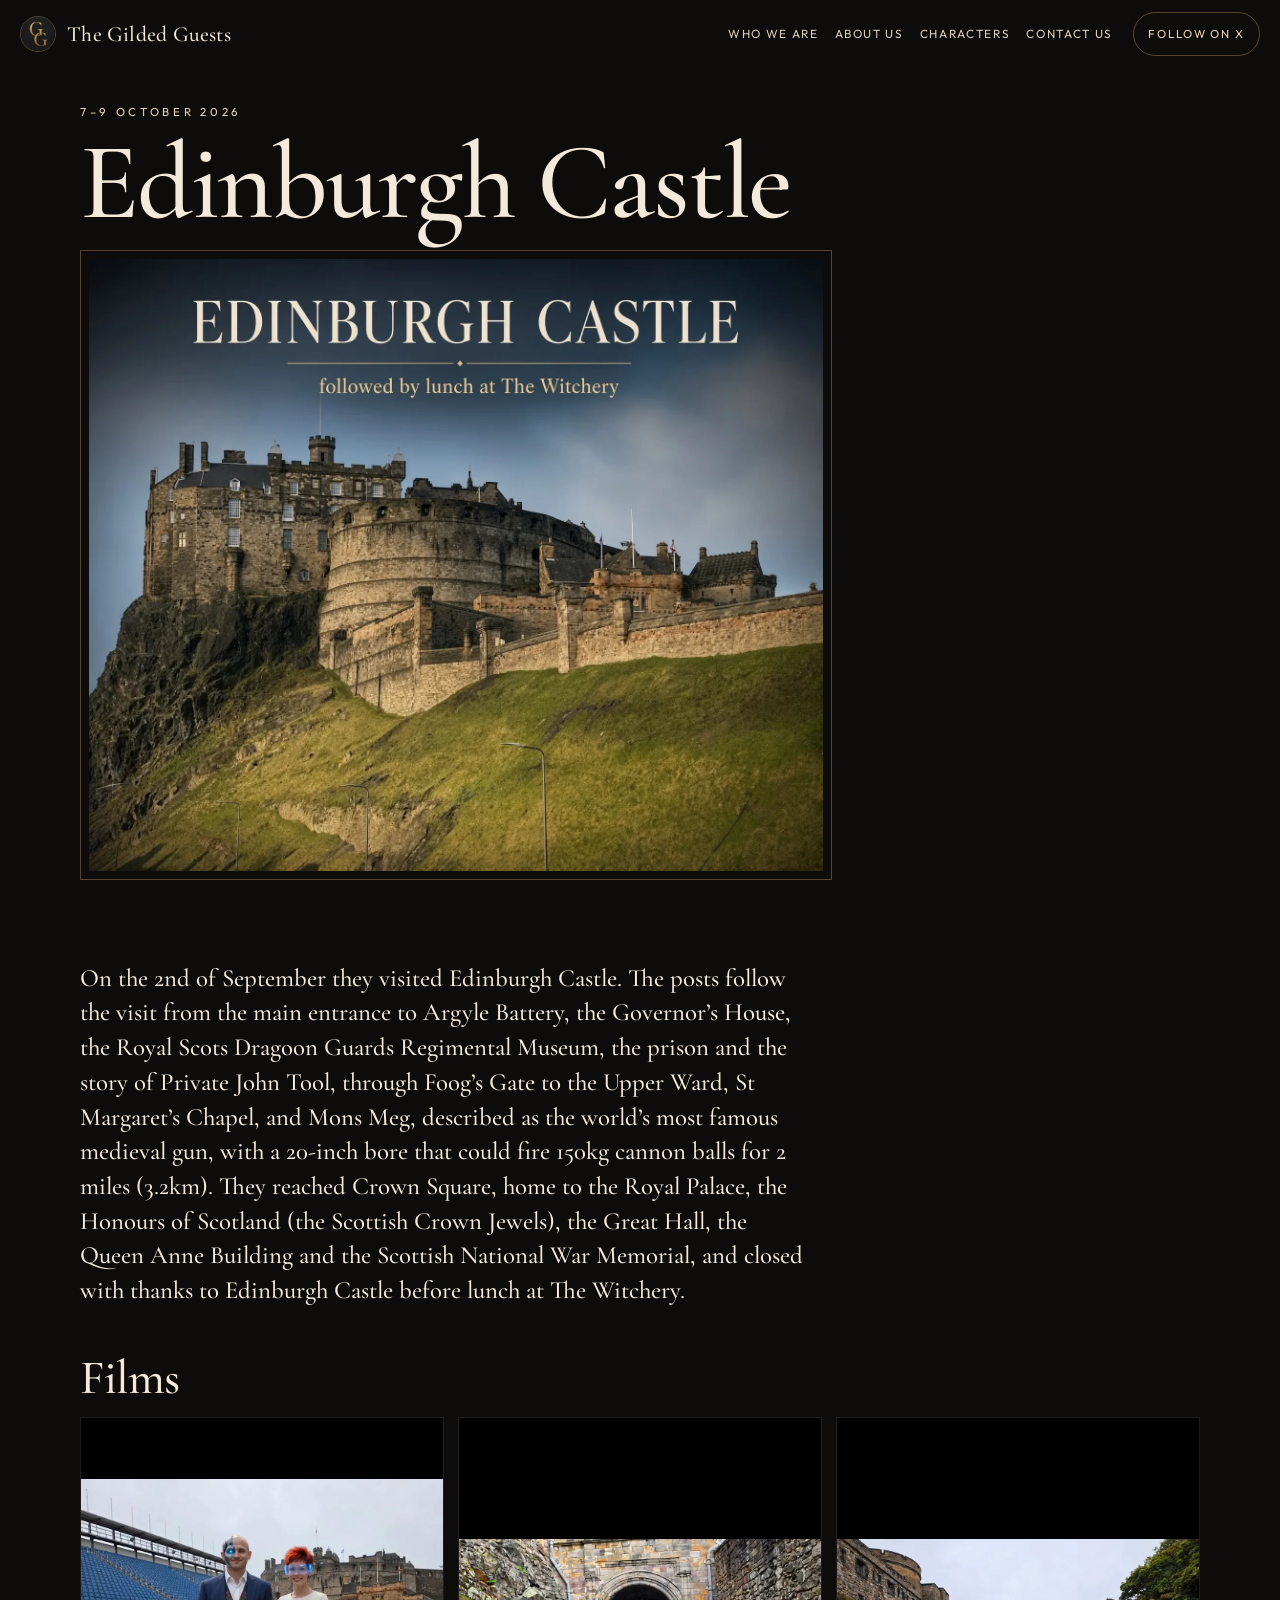
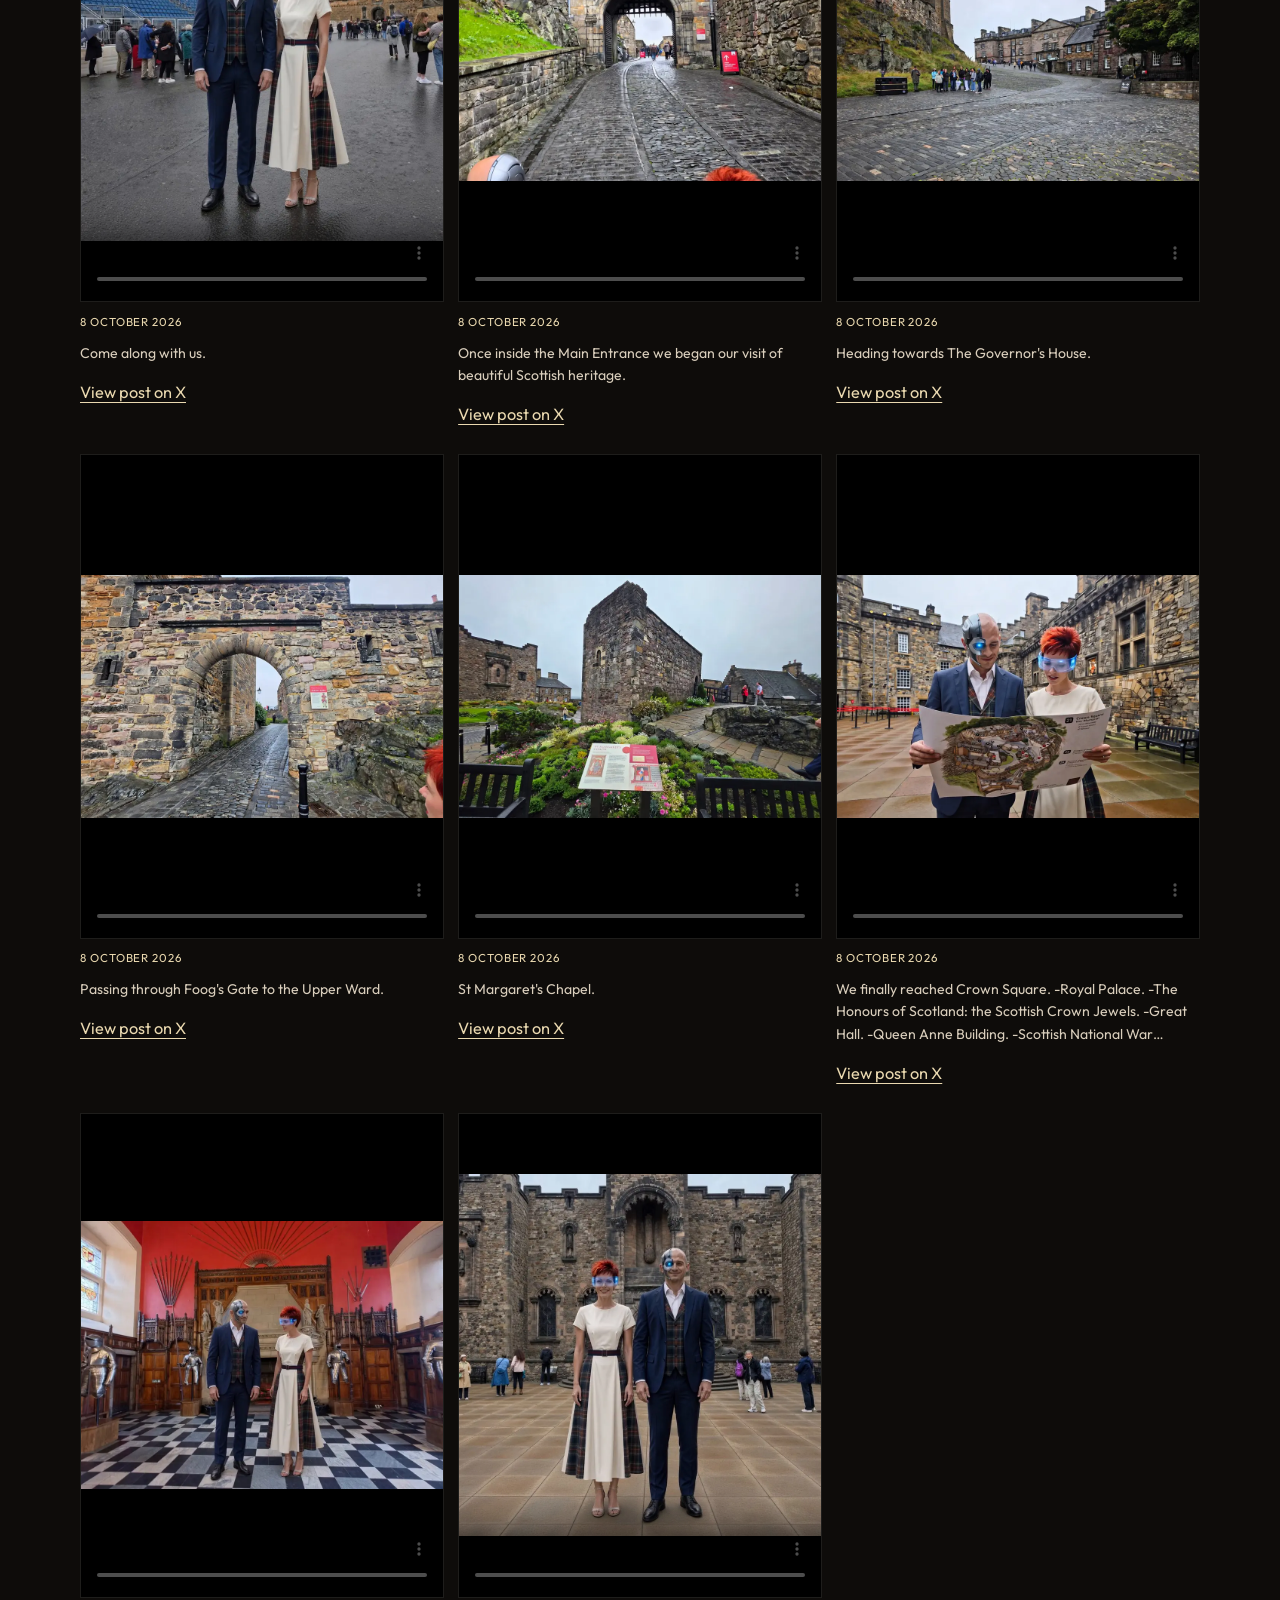
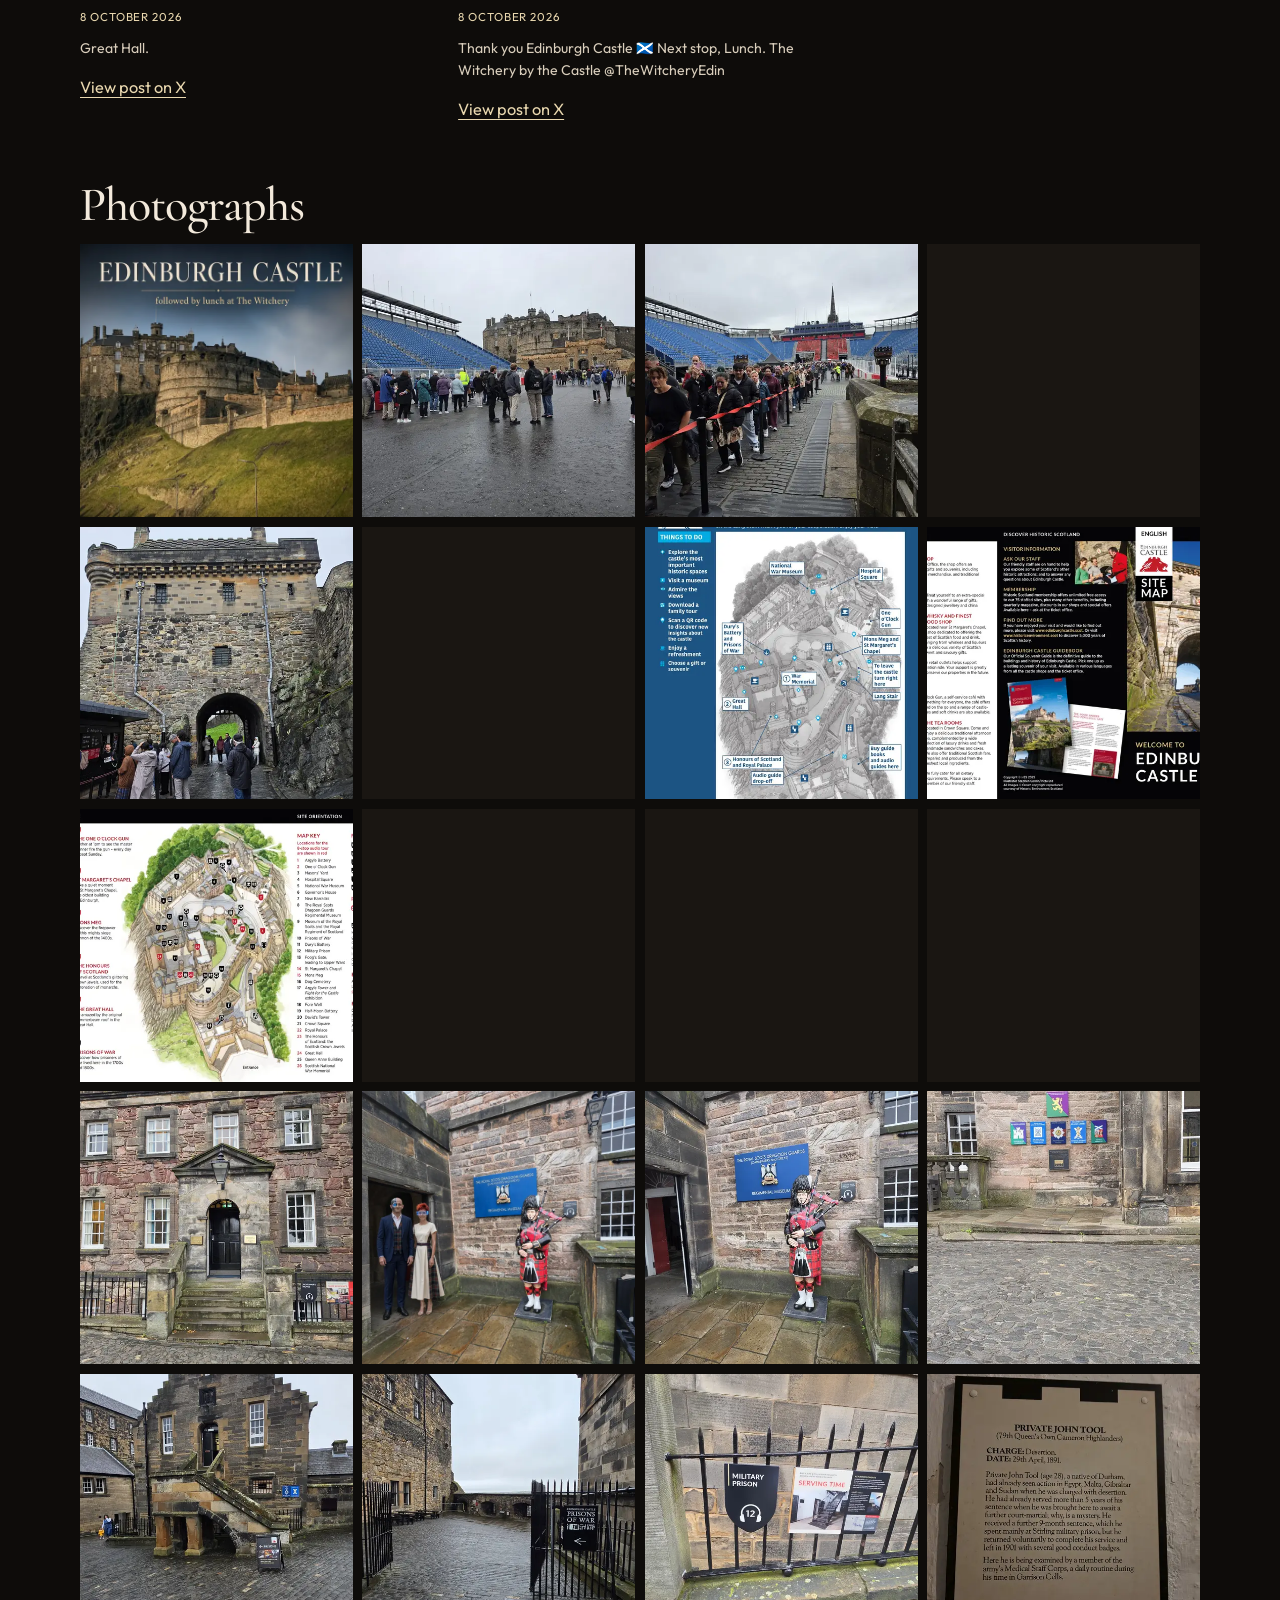
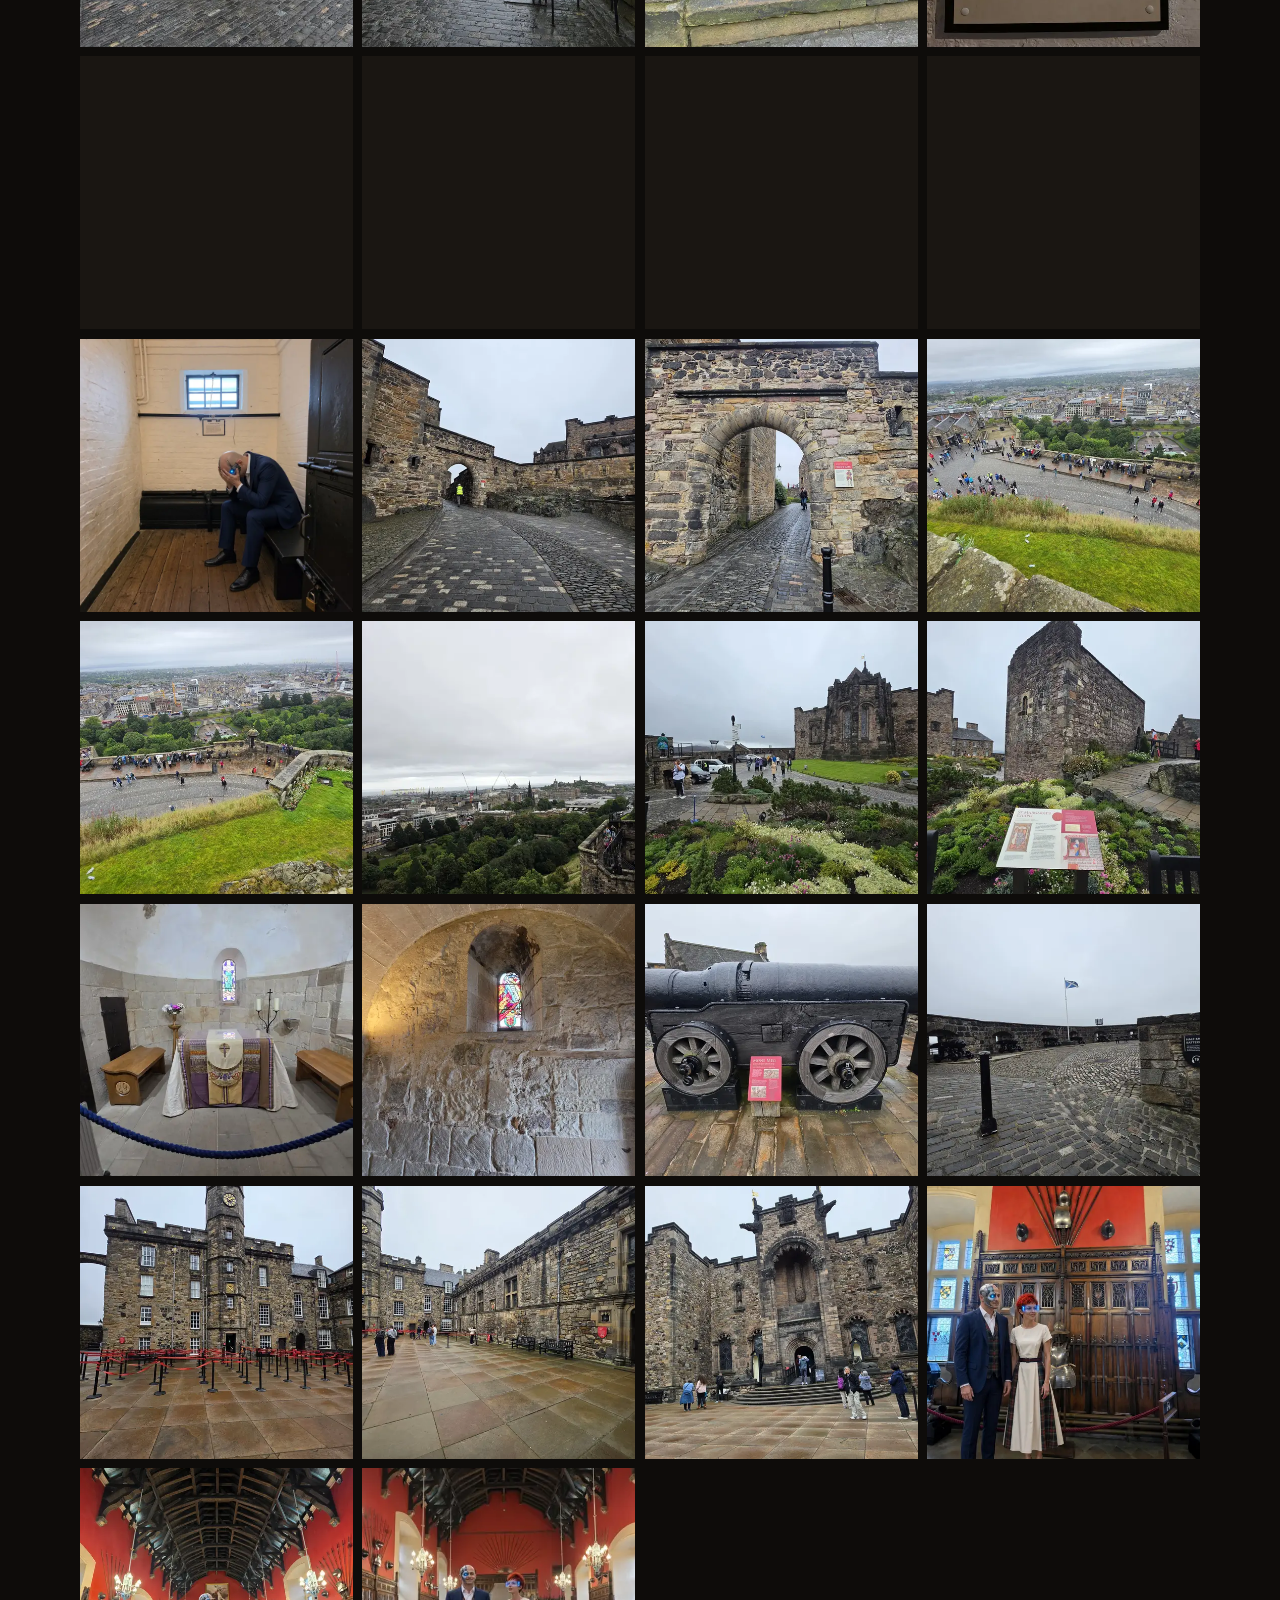
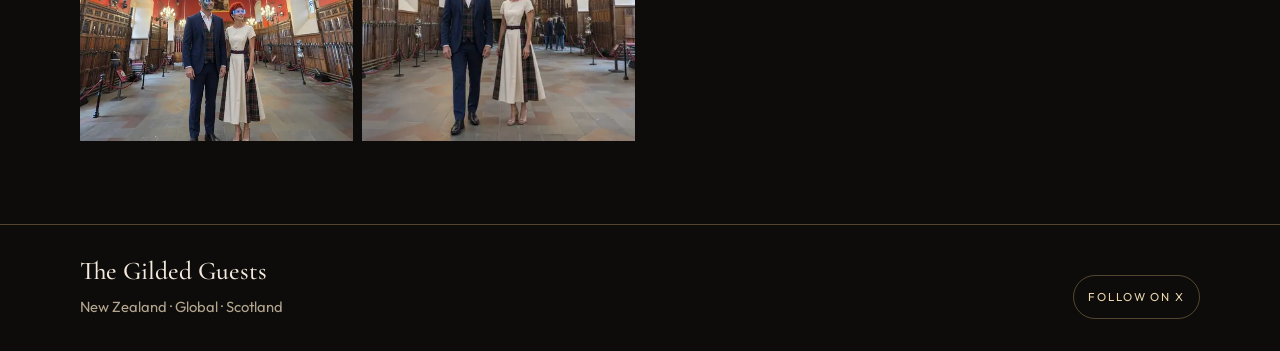
<file: edinburgh-castle.html>
<!doctype html>
<html lang="en">
  <head>
    <meta charset="UTF-8" />
    <meta name="viewport" content="width=device-width, initial-scale=1, viewport-fit=cover" />
    <meta name="description" content="On the 2nd of September they visited Edinburgh Castle. The posts follow the visit from the main entrance to Argyle Battery, the Governor’s House, the Royal Scots Dragoon Guards Reg" />
    <meta name="theme-color" content="#0e0c0a" />
    <title>Edinburgh Castle · The Gilded Guests</title>
    <link rel="icon" href="./brand/avatar.webp" />
    <script type="module" crossorigin src="./assets/site-BDGjuR7k.js"></script>
    <link rel="stylesheet" crossorigin href="./assets/site-Dx3Sk4I2.css?v=20261125b">
  </head>
  <body>
    <a class="skip" href="#content">Skip to content</a>
    
    
    <header class="site-header">
      <a class="brand" href="./index.html">
        <img src="./brand/avatar.webp" alt="" width="400" height="400" />
        <span>The Gilded Guests</span>
      </a>
      <nav class="visit-nav" aria-label="Site"><a class="nav-home" href="./index.html#who">Who we are</a><a href="./about.html">About us</a><a href="./characters.html">Characters</a><a href="./contact.html">Contact us</a></nav>
      <a class="nav-follow" href="https://x.com/TheGildedGuests" target="_blank" rel="noopener noreferrer">Follow on X</a>
    </header>
    
    <main id="content">
      <header class="visit-hero">
        <div class="wrap">
          <p class="eyebrow">7–9 October 2026</p>
          <h1>Edinburgh Castle</h1>
          <figure class="cover landscape">
            <img src="./media/edinburgh-castle/cover-castle.webp" alt="Edinburgh Castle, followed by lunch at The Witchery." width="1536" height="1280" />
          </figure>
        </div>
      </header>
      <section class="band">
        <div class="wrap">
          <div class="summary"><p>On the 2nd of September they visited Edinburgh Castle. The posts follow the visit from the main entrance to Argyle Battery, the Governor’s House, the Royal Scots Dragoon Guards Regimental Museum, the prison and the story of Private John Tool, through Foog’s Gate to the Upper Ward, St Margaret’s Chapel, and Mons Meg, described as the world’s most famous medieval gun, with a 20-inch bore that could fire 150kg cannon balls for 2 miles (3.2km). They reached Crown Square, home to the Royal Palace, the Honours of Scotland (the Scottish Crown Jewels), the Great Hall, the Queen Anne Building and the Scottish National War Memorial, and closed with thanks to Edinburgh Castle before lunch at The Witchery.</p></div>
          <section class="section-block">
          <h2>Films</h2>
          <div class="films">
          <article class="film">
            <video controls muted playsinline preload="metadata" poster="./media/edinburgh-castle/13_2108046404010868736-poster.webp">
              <source src="./media/edinburgh-castle/13_2108046404010868736.mp4" type="video/mp4" />
            </video>
            <p class="when">8 October 2026</p>
            <p>Come along with us.</p>
            <a href="https://x.com/TheGildedGuests/status/2108046485795578190" target="_blank" rel="noopener noreferrer">View post on X</a>
          </article>
          <article class="film">
            <video controls muted playsinline preload="metadata" poster="./media/edinburgh-castle/13_2108075141637021696-poster.webp">
              <source src="./media/edinburgh-castle/13_2108075141637021696.mp4" type="video/mp4" />
            </video>
            <p class="when">8 October 2026</p>
            <p>Once inside the Main Entrance we began our visit of beautiful Scottish heritage.</p>
            <a href="https://x.com/TheGildedGuests/status/2108075231890055452" target="_blank" rel="noopener noreferrer">View post on X</a>
          </article>
          <article class="film">
            <video controls muted playsinline preload="metadata" poster="./media/edinburgh-castle/13_2108098108215459840-poster.webp">
              <source src="./media/edinburgh-castle/13_2108098108215459840.mp4" type="video/mp4" />
            </video>
            <p class="when">8 October 2026</p>
            <p>Heading towards The Governor&#x27;s House.</p>
            <a href="https://x.com/TheGildedGuests/status/2108098178134524308" target="_blank" rel="noopener noreferrer">View post on X</a>
          </article>
          <article class="film">
            <video controls muted playsinline preload="metadata" poster="./media/edinburgh-castle/13_2108117364323860480-poster.webp">
              <source src="./media/edinburgh-castle/13_2108117364323860480.mp4" type="video/mp4" />
            </video>
            <p class="when">8 October 2026</p>
            <p>Passing through Foog&#x27;s Gate to the Upper Ward.</p>
            <a href="https://x.com/TheGildedGuests/status/2108117430992326869" target="_blank" rel="noopener noreferrer">View post on X</a>
          </article>
          <article class="film">
            <video controls muted playsinline preload="metadata" poster="./media/edinburgh-castle/13_2108127449389350912-poster.webp">
              <source src="./media/edinburgh-castle/13_2108127449389350912.mp4" type="video/mp4" />
            </video>
            <p class="when">8 October 2026</p>
            <p>St Margaret&#x27;s Chapel.</p>
            <a href="https://x.com/TheGildedGuests/status/2108127526963044748" target="_blank" rel="noopener noreferrer">View post on X</a>
          </article>
          <article class="film">
            <video controls muted playsinline preload="metadata" poster="./media/edinburgh-castle/13_2108143886422126592-poster.webp">
              <source src="./media/edinburgh-castle/13_2108143886422126592.mp4" type="video/mp4" />
            </video>
            <p class="when">8 October 2026</p>
            <p>We finally reached Crown Square. -Royal Palace. -The Honours of Scotland: the Scottish Crown Jewels. -Great Hall. -Queen Anne Building. -Scottish National War Memorial. All in the one area.</p>
            <a href="https://x.com/TheGildedGuests/status/2108143974385070246" target="_blank" rel="noopener noreferrer">View post on X</a>
          </article>
          <article class="film">
            <video controls muted playsinline preload="metadata" poster="./media/edinburgh-castle/13_2108171011170742273-poster.webp">
              <source src="./media/edinburgh-castle/13_2108171011170742273.mp4" type="video/mp4" />
            </video>
            <p class="when">8 October 2026</p>
            <p>Great Hall.</p>
            <a href="https://x.com/TheGildedGuests/status/2108171087985226156" target="_blank" rel="noopener noreferrer">View post on X</a>
          </article>
          <article class="film">
            <video controls muted playsinline preload="metadata" poster="./media/edinburgh-castle/13_2108183789470093312-poster.webp">
              <source src="./media/edinburgh-castle/13_2108183789470093312.mp4" type="video/mp4" />
            </video>
            <p class="when">8 October 2026</p>
            <p>Thank you Edinburgh Castle 🏴󠁧󠁢󠁳󠁣󠁴󠁿 Next stop, Lunch. The Witchery by the Castle @TheWitcheryEdin</p>
            <a href="https://x.com/TheGildedGuests/status/2108183827453763858" target="_blank" rel="noopener noreferrer">View post on X</a>
          </article></div>
        </section>
          
        <section class="section-block">
            <h2>Photographs</h2>
            <div class="gallery">
          <button type="button" class="shot" data-full="./media/edinburgh-castle/3_2107978303328108544.webp" data-caption="On the 2nd of September we visited Edinburgh Castle, followed by a fabulous lunch at The Witchery." data-href="https://x.com/TheGildedGuests/status/2107978311825830191" data-alt="On the 2nd of September we visited Edinburgh Castle, followed by a fabulous lunch at The Witchery.">
            <img src="./media/edinburgh-castle/3_2107978303328108544-thumb.webp" alt="On the 2nd of September we visited Edinburgh Castle, followed by a fabulous lunch at The Witchery." width="720" height="600" loading="lazy" decoding="async" />
          </button>
          <button type="button" class="shot" data-full="./media/edinburgh-castle/3_2108046457140088832.webp" data-caption="Come along with us." data-href="https://x.com/TheGildedGuests/status/2108046485795578190" data-alt="Come along with us.">
            <img src="./media/edinburgh-castle/3_2108046457140088832-thumb.webp" alt="Come along with us." width="720" height="540" loading="lazy" decoding="async" />
          </button>
          <button type="button" class="shot" data-full="./media/edinburgh-castle/3_2108046474114473984.webp" data-caption="Come along with us." data-href="https://x.com/TheGildedGuests/status/2108046485795578190" data-alt="Come along with us.">
            <img src="./media/edinburgh-castle/3_2108046474114473984-thumb.webp" alt="Come along with us." width="540" height="720" loading="lazy" decoding="async" />
          </button>
          <button type="button" class="shot" data-full="./media/edinburgh-castle/3_2108075182216888320.webp" data-caption="Once inside the Main Entrance we began our visit of beautiful Scottish heritage." data-href="https://x.com/TheGildedGuests/status/2108075231890055452" data-alt="Once inside the Main Entrance we began our visit of beautiful Scottish heritage.">
            <img src="./media/edinburgh-castle/3_2108075182216888320-thumb.webp" alt="Once inside the Main Entrance we began our visit of beautiful Scottish heritage." width="540" height="720" loading="lazy" decoding="async" />
          </button>
          <button type="button" class="shot" data-full="./media/edinburgh-castle/3_2108075202890625024.webp" data-caption="Once inside the Main Entrance we began our visit of beautiful Scottish heritage." data-href="https://x.com/TheGildedGuests/status/2108075231890055452" data-alt="Once inside the Main Entrance we began our visit of beautiful Scottish heritage.">
            <img src="./media/edinburgh-castle/3_2108075202890625024-thumb.webp" alt="Once inside the Main Entrance we began our visit of beautiful Scottish heritage." width="540" height="720" loading="lazy" decoding="async" />
          </button>
          <button type="button" class="shot" data-full="./media/edinburgh-castle/3_2108075221551038464.webp" data-caption="Once inside the Main Entrance we began our visit of beautiful Scottish heritage." data-href="https://x.com/TheGildedGuests/status/2108075231890055452" data-alt="Once inside the Main Entrance we began our visit of beautiful Scottish heritage.">
            <img src="./media/edinburgh-castle/3_2108075221551038464-thumb.webp" alt="Once inside the Main Entrance we began our visit of beautiful Scottish heritage." width="540" height="720" loading="lazy" decoding="async" />
          </button>
          <button type="button" class="shot" data-full="./media/edinburgh-castle/3_2108076871657336832.webp" data-caption="@edinburghcastle @TheWitcheryEdin @NewWorldSapien1 @NewWorldSapien" data-href="https://x.com/TheGildedGuests/status/2108076896034668916" data-alt="@edinburghcastle @TheWitcheryEdin @NewWorldSapien1 @NewWorldSapien">
            <img src="./media/edinburgh-castle/3_2108076871657336832-thumb.webp" alt="@edinburghcastle @TheWitcheryEdin @NewWorldSapien1 @NewWorldSapien" width="509" height="720" loading="lazy" decoding="async" />
          </button>
          <button type="button" class="shot" data-full="./media/edinburgh-castle/3_2108076880192831488.webp" data-caption="@edinburghcastle @TheWitcheryEdin @NewWorldSapien1 @NewWorldSapien" data-href="https://x.com/TheGildedGuests/status/2108076896034668916" data-alt="@edinburghcastle @TheWitcheryEdin @NewWorldSapien1 @NewWorldSapien">
            <img src="./media/edinburgh-castle/3_2108076880192831488-thumb.webp" alt="@edinburghcastle @TheWitcheryEdin @NewWorldSapien1 @NewWorldSapien" width="720" height="509" loading="lazy" decoding="async" />
          </button>
          <button type="button" class="shot" data-full="./media/edinburgh-castle/3_2108076888413675521.webp" data-caption="@edinburghcastle @TheWitcheryEdin @NewWorldSapien1 @NewWorldSapien" data-href="https://x.com/TheGildedGuests/status/2108076896034668916" data-alt="@edinburghcastle @TheWitcheryEdin @NewWorldSapien1 @NewWorldSapien">
            <img src="./media/edinburgh-castle/3_2108076888413675521-thumb.webp" alt="@edinburghcastle @TheWitcheryEdin @NewWorldSapien1 @NewWorldSapien" width="720" height="509" loading="lazy" decoding="async" />
          </button>
          <button type="button" class="shot" data-full="./media/edinburgh-castle/3_2108081659212165120.webp" data-caption="First stop Argyle Battery." data-href="https://x.com/TheGildedGuests/status/2108081687456567552" data-alt="First stop Argyle Battery.">
            <img src="./media/edinburgh-castle/3_2108081659212165120-thumb.webp" alt="First stop Argyle Battery." width="720" height="540" loading="lazy" decoding="async" />
          </button>
          <button type="button" class="shot" data-full="./media/edinburgh-castle/3_2108081676127784960.webp" data-caption="First stop Argyle Battery." data-href="https://x.com/TheGildedGuests/status/2108081687456567552" data-alt="First stop Argyle Battery.">
            <img src="./media/edinburgh-castle/3_2108081676127784960-thumb.webp" alt="First stop Argyle Battery." width="540" height="720" loading="lazy" decoding="async" />
          </button>
          <button type="button" class="shot" data-full="./media/edinburgh-castle/3_2108098146354282496.webp" data-caption="Heading towards The Governor&#x27;s House." data-href="https://x.com/TheGildedGuests/status/2108098178134524308" data-alt="Heading towards The Governor&#x27;s House.">
            <img src="./media/edinburgh-castle/3_2108098146354282496-thumb.webp" alt="Heading towards The Governor&#x27;s House." width="540" height="720" loading="lazy" decoding="async" />
          </button>
          <button type="button" class="shot" data-full="./media/edinburgh-castle/3_2108098164704378880.webp" data-caption="Heading towards The Governor&#x27;s House." data-href="https://x.com/TheGildedGuests/status/2108098178134524308" data-alt="Heading towards The Governor&#x27;s House.">
            <img src="./media/edinburgh-castle/3_2108098164704378880-thumb.webp" alt="Heading towards The Governor&#x27;s House." width="720" height="540" loading="lazy" decoding="async" />
          </button>
          <button type="button" class="shot" data-full="./media/edinburgh-castle/3_2108099295081873408.webp" data-caption="The Royal Scots Dragoon Guards. Regimental Museum." data-href="https://x.com/TheGildedGuests/status/2108099341810532695" data-alt="The Royal Scots Dragoon Guards. Regimental Museum.">
            <img src="./media/edinburgh-castle/3_2108099295081873408-thumb.webp" alt="The Royal Scots Dragoon Guards. Regimental Museum." width="720" height="720" loading="lazy" decoding="async" />
          </button>
          <button type="button" class="shot" data-full="./media/edinburgh-castle/3_2108099308772032512.webp" data-caption="The Royal Scots Dragoon Guards. Regimental Museum." data-href="https://x.com/TheGildedGuests/status/2108099341810532695" data-alt="The Royal Scots Dragoon Guards. Regimental Museum.">
            <img src="./media/edinburgh-castle/3_2108099308772032512-thumb.webp" alt="The Royal Scots Dragoon Guards. Regimental Museum." width="540" height="720" loading="lazy" decoding="async" />
          </button>
          <button type="button" class="shot" data-full="./media/edinburgh-castle/3_2108099327780630528.webp" data-caption="The Royal Scots Dragoon Guards. Regimental Museum." data-href="https://x.com/TheGildedGuests/status/2108099341810532695" data-alt="The Royal Scots Dragoon Guards. Regimental Museum.">
            <img src="./media/edinburgh-castle/3_2108099327780630528-thumb.webp" alt="The Royal Scots Dragoon Guards. Regimental Museum." width="540" height="720" loading="lazy" decoding="async" />
          </button>
          <button type="button" class="shot" data-full="./media/edinburgh-castle/3_2108104692769447936.webp" data-caption="Next stop, Prison." data-href="https://x.com/TheGildedGuests/status/2108104738575405298" data-alt="Next stop, Prison.">
            <img src="./media/edinburgh-castle/3_2108104692769447936-thumb.webp" alt="Next stop, Prison." width="540" height="720" loading="lazy" decoding="async" />
          </button>
          <button type="button" class="shot" data-full="./media/edinburgh-castle/3_2108104711945826304.webp" data-caption="Next stop, Prison." data-href="https://x.com/TheGildedGuests/status/2108104738575405298" data-alt="Next stop, Prison.">
            <img src="./media/edinburgh-castle/3_2108104711945826304-thumb.webp" alt="Next stop, Prison." width="540" height="720" loading="lazy" decoding="async" />
          </button>
          <button type="button" class="shot" data-full="./media/edinburgh-castle/3_2108104727913512960.webp" data-caption="Next stop, Prison." data-href="https://x.com/TheGildedGuests/status/2108104738575405298" data-alt="Next stop, Prison.">
            <img src="./media/edinburgh-castle/3_2108104727913512960-thumb.webp" alt="Next stop, Prison." width="540" height="720" loading="lazy" decoding="async" />
          </button>
          <button type="button" class="shot" data-full="./media/edinburgh-castle/3_2108106263548870656.webp" data-caption="The story of Private John Tool." data-href="https://x.com/TheGildedGuests/status/2108106317785383366" data-alt="The story of Private John Tool.">
            <img src="./media/edinburgh-castle/3_2108106263548870656-thumb.webp" alt="The story of Private John Tool." width="540" height="720" loading="lazy" decoding="async" />
          </button>
          <button type="button" class="shot" data-full="./media/edinburgh-castle/3_2108106280108015616.webp" data-caption="The story of Private John Tool." data-href="https://x.com/TheGildedGuests/status/2108106317785383366" data-alt="The story of Private John Tool.">
            <img src="./media/edinburgh-castle/3_2108106280108015616-thumb.webp" alt="The story of Private John Tool." width="540" height="720" loading="lazy" decoding="async" />
          </button>
          <button type="button" class="shot" data-full="./media/edinburgh-castle/3_2108106294888656896.webp" data-caption="The story of Private John Tool." data-href="https://x.com/TheGildedGuests/status/2108106317785383366" data-alt="The story of Private John Tool.">
            <img src="./media/edinburgh-castle/3_2108106294888656896-thumb.webp" alt="The story of Private John Tool." width="540" height="720" loading="lazy" decoding="async" />
          </button>
          <button type="button" class="shot" data-full="./media/edinburgh-castle/3_2108106308184576000.webp" data-caption="The story of Private John Tool." data-href="https://x.com/TheGildedGuests/status/2108106317785383366" data-alt="The story of Private John Tool.">
            <img src="./media/edinburgh-castle/3_2108106308184576000-thumb.webp" alt="The story of Private John Tool." width="540" height="720" loading="lazy" decoding="async" />
          </button>
          <button type="button" class="shot" data-full="./media/edinburgh-castle/3_2108110500156559361.webp" data-caption="@edinburghcastle @NewWorldSapien1 @NewWorldSapien" data-href="https://x.com/TheGildedGuests/status/2108110523644670459" data-alt="@edinburghcastle @NewWorldSapien1 @NewWorldSapien">
            <img src="./media/edinburgh-castle/3_2108110500156559361-thumb.webp" alt="@edinburghcastle @NewWorldSapien1 @NewWorldSapien" width="720" height="720" loading="lazy" decoding="async" />
          </button>
          <button type="button" class="shot" data-full="./media/edinburgh-castle/3_2108110509526642689.webp" data-caption="@edinburghcastle @NewWorldSapien1 @NewWorldSapien" data-href="https://x.com/TheGildedGuests/status/2108110523644670459" data-alt="@edinburghcastle @NewWorldSapien1 @NewWorldSapien">
            <img src="./media/edinburgh-castle/3_2108110509526642689-thumb.webp" alt="@edinburghcastle @NewWorldSapien1 @NewWorldSapien" width="720" height="720" loading="lazy" decoding="async" />
          </button>
          <button type="button" class="shot" data-full="./media/edinburgh-castle/3_2108117402231902208.webp" data-caption="Passing through Foog&#x27;s Gate to the Upper Ward." data-href="https://x.com/TheGildedGuests/status/2108117430992326869" data-alt="Passing through Foog&#x27;s Gate to the Upper Ward.">
            <img src="./media/edinburgh-castle/3_2108117402231902208-thumb.webp" alt="Passing through Foog&#x27;s Gate to the Upper Ward." width="720" height="540" loading="lazy" decoding="async" />
          </button>
          <button type="button" class="shot" data-full="./media/edinburgh-castle/3_2108117417159528448.webp" data-caption="Passing through Foog&#x27;s Gate to the Upper Ward." data-href="https://x.com/TheGildedGuests/status/2108117430992326869" data-alt="Passing through Foog&#x27;s Gate to the Upper Ward.">
            <img src="./media/edinburgh-castle/3_2108117417159528448-thumb.webp" alt="Passing through Foog&#x27;s Gate to the Upper Ward." width="720" height="540" loading="lazy" decoding="async" />
          </button>
          <button type="button" class="shot" data-full="./media/edinburgh-castle/3_2108124438965501952.webp" data-caption="The views from the top are Fan-Dabi-Dozi ! Next stop, St Margaret&#x27;s Chapel." data-href="https://x.com/TheGildedGuests/status/2108124500961452041" data-alt="The views from the top are Fan-Dabi-Dozi ! Next stop, St Margaret&#x27;s Chapel.">
            <img src="./media/edinburgh-castle/3_2108124438965501952-thumb.webp" alt="The views from the top are Fan-Dabi-Dozi ! Next stop, St Margaret&#x27;s Chapel." width="720" height="540" loading="lazy" decoding="async" />
          </button>
          <button type="button" class="shot" data-full="./media/edinburgh-castle/3_2108124457244168192.webp" data-caption="The views from the top are Fan-Dabi-Dozi ! Next stop, St Margaret&#x27;s Chapel." data-href="https://x.com/TheGildedGuests/status/2108124500961452041" data-alt="The views from the top are Fan-Dabi-Dozi ! Next stop, St Margaret&#x27;s Chapel.">
            <img src="./media/edinburgh-castle/3_2108124457244168192-thumb.webp" alt="The views from the top are Fan-Dabi-Dozi ! Next stop, St Margaret&#x27;s Chapel." width="720" height="540" loading="lazy" decoding="async" />
          </button>
          <button type="button" class="shot" data-full="./media/edinburgh-castle/3_2108124474902286336.webp" data-caption="The views from the top are Fan-Dabi-Dozi ! Next stop, St Margaret&#x27;s Chapel." data-href="https://x.com/TheGildedGuests/status/2108124500961452041" data-alt="The views from the top are Fan-Dabi-Dozi ! Next stop, St Margaret&#x27;s Chapel.">
            <img src="./media/edinburgh-castle/3_2108124474902286336-thumb.webp" alt="The views from the top are Fan-Dabi-Dozi ! Next stop, St Margaret&#x27;s Chapel." width="720" height="540" loading="lazy" decoding="async" />
          </button>
          <button type="button" class="shot" data-full="./media/edinburgh-castle/3_2108124489808756736.webp" data-caption="The views from the top are Fan-Dabi-Dozi ! Next stop, St Margaret&#x27;s Chapel." data-href="https://x.com/TheGildedGuests/status/2108124500961452041" data-alt="The views from the top are Fan-Dabi-Dozi ! Next stop, St Margaret&#x27;s Chapel.">
            <img src="./media/edinburgh-castle/3_2108124489808756736-thumb.webp" alt="The views from the top are Fan-Dabi-Dozi ! Next stop, St Margaret&#x27;s Chapel." width="720" height="540" loading="lazy" decoding="async" />
          </button>
          <button type="button" class="shot" data-full="./media/edinburgh-castle/3_2108127482750889984.webp" data-caption="St Margaret&#x27;s Chapel." data-href="https://x.com/TheGildedGuests/status/2108127526963044748" data-alt="St Margaret&#x27;s Chapel.">
            <img src="./media/edinburgh-castle/3_2108127482750889984-thumb.webp" alt="St Margaret&#x27;s Chapel." width="720" height="540" loading="lazy" decoding="async" />
          </button>
          <button type="button" class="shot" data-full="./media/edinburgh-castle/3_2108127498299154432.webp" data-caption="St Margaret&#x27;s Chapel." data-href="https://x.com/TheGildedGuests/status/2108127526963044748" data-alt="St Margaret&#x27;s Chapel.">
            <img src="./media/edinburgh-castle/3_2108127498299154432-thumb.webp" alt="St Margaret&#x27;s Chapel." width="720" height="540" loading="lazy" decoding="async" />
          </button>
          <button type="button" class="shot" data-full="./media/edinburgh-castle/3_2108127515957211136.webp" data-caption="St Margaret&#x27;s Chapel." data-href="https://x.com/TheGildedGuests/status/2108127526963044748" data-alt="St Margaret&#x27;s Chapel.">
            <img src="./media/edinburgh-castle/3_2108127515957211136-thumb.webp" alt="St Margaret&#x27;s Chapel." width="540" height="720" loading="lazy" decoding="async" />
          </button>
          <button type="button" class="shot" data-full="./media/edinburgh-castle/3_2108129712241565696.webp" data-caption="Mons Meg. The world&#x27;s most famous medieval gun. 20inch bore size it could fire 150kg Canon balls for 2 miles (3.2km)" data-href="https://x.com/TheGildedGuests/status/2108129738384716152" data-alt="Mons Meg. The world&#x27;s most famous medieval gun. 20inch bore size it could fire 150kg Canon balls for 2 miles (3.2km)">
            <img src="./media/edinburgh-castle/3_2108129712241565696-thumb.webp" alt="Mons Meg. The world&#x27;s most famous medieval gun. 20inch bore size it could fire 150kg Canon balls for 2 miles (3.2km)" width="720" height="540" loading="lazy" decoding="async" />
          </button>
          <button type="button" class="shot" data-full="./media/edinburgh-castle/3_2108129727903059969.webp" data-caption="Mons Meg. The world&#x27;s most famous medieval gun. 20inch bore size it could fire 150kg Canon balls for 2 miles (3.2km)" data-href="https://x.com/TheGildedGuests/status/2108129738384716152" data-alt="Mons Meg. The world&#x27;s most famous medieval gun. 20inch bore size it could fire 150kg Canon balls for 2 miles (3.2km)">
            <img src="./media/edinburgh-castle/3_2108129727903059969-thumb.webp" alt="Mons Meg. The world&#x27;s most famous medieval gun. 20inch bore size it could fire 150kg Canon balls for 2 miles (3.2km)" width="720" height="540" loading="lazy" decoding="async" />
          </button>
          <button type="button" class="shot" data-full="./media/edinburgh-castle/3_2108143931053809664.webp" data-caption="We finally reached Crown Square. -Royal Palace. -The Honours of Scotland: the Scottish Crown Jewels. -Great Hall. -Queen Anne Building. -Scottish National War Memorial. All in the one area." data-href="https://x.com/TheGildedGuests/status/2108143974385070246" data-alt="We finally reached Crown Square. -Royal Palace. -The Honours of Scotland: the Scottish Crown Jewels. -Great Hall. -Queen Anne Building. -Scottish National War Memorial. All in the one area.">
            <img src="./media/edinburgh-castle/3_2108143931053809664-thumb.webp" alt="We finally reached Crown Square. -Royal Palace. -The Honours of Scotland: the Scottish Crown Jewels. -Great Hall. -Queen Anne Building. -Scottish National War Memorial. All in the one area." width="540" height="720" loading="lazy" decoding="async" />
          </button>
          <button type="button" class="shot" data-full="./media/edinburgh-castle/3_2108143945633218560.webp" data-caption="We finally reached Crown Square. -Royal Palace. -The Honours of Scotland: the Scottish Crown Jewels. -Great Hall. -Queen Anne Building. -Scottish National War Memorial. All in the one area." data-href="https://x.com/TheGildedGuests/status/2108143974385070246" data-alt="We finally reached Crown Square. -Royal Palace. -The Honours of Scotland: the Scottish Crown Jewels. -Great Hall. -Queen Anne Building. -Scottish National War Memorial. All in the one area.">
            <img src="./media/edinburgh-castle/3_2108143945633218560-thumb.webp" alt="We finally reached Crown Square. -Royal Palace. -The Honours of Scotland: the Scottish Crown Jewels. -Great Hall. -Queen Anne Building. -Scottish National War Memorial. All in the one area." width="720" height="540" loading="lazy" decoding="async" />
          </button>
          <button type="button" class="shot" data-full="./media/edinburgh-castle/3_2108143961189879808.webp" data-caption="We finally reached Crown Square. -Royal Palace. -The Honours of Scotland: the Scottish Crown Jewels. -Great Hall. -Queen Anne Building. -Scottish National War Memorial. All in the one area." data-href="https://x.com/TheGildedGuests/status/2108143974385070246" data-alt="We finally reached Crown Square. -Royal Palace. -The Honours of Scotland: the Scottish Crown Jewels. -Great Hall. -Queen Anne Building. -Scottish National War Memorial. All in the one area.">
            <img src="./media/edinburgh-castle/3_2108143961189879808-thumb.webp" alt="We finally reached Crown Square. -Royal Palace. -The Honours of Scotland: the Scottish Crown Jewels. -Great Hall. -Queen Anne Building. -Scottish National War Memorial. All in the one area." width="720" height="540" loading="lazy" decoding="async" />
          </button>
          <button type="button" class="shot" data-full="./media/edinburgh-castle/3_2108171058239209472.webp" data-caption="Great Hall." data-href="https://x.com/TheGildedGuests/status/2108171087985226156" data-alt="Great Hall.">
            <img src="./media/edinburgh-castle/3_2108171058239209472-thumb.webp" alt="Great Hall." width="536" height="720" loading="lazy" decoding="async" />
          </button>
          <button type="button" class="shot" data-full="./media/edinburgh-castle/3_2108171069878398976.webp" data-caption="Great Hall." data-href="https://x.com/TheGildedGuests/status/2108171087985226156" data-alt="Great Hall.">
            <img src="./media/edinburgh-castle/3_2108171069878398976-thumb.webp" alt="Great Hall." width="536" height="720" loading="lazy" decoding="async" />
          </button>
          <button type="button" class="shot" data-full="./media/edinburgh-castle/3_2108171079617544192.webp" data-caption="Great Hall." data-href="https://x.com/TheGildedGuests/status/2108171087985226156" data-alt="Great Hall.">
            <img src="./media/edinburgh-castle/3_2108171079617544192-thumb.webp" alt="Great Hall." width="720" height="405" loading="lazy" decoding="async" />
          </button></div>
          </section>
        </div>
      </section>
    </main>
    
    <footer class="site-footer">
      <div class="wrap footer-row">
        <div>
          <p class="footer-name">The Gilded Guests</p>
          <p class="fine">New Zealand · Global · Scotland</p>
        </div>
        <a class="follow" href="https://x.com/TheGildedGuests" target="_blank" rel="noopener noreferrer">Follow on X</a>
      </div>
    </footer>
    
    
    
    <dialog id="lightbox" aria-label="Photograph">
      <div class="lb-frame">
        <button type="button" class="lb-close" data-close>Close</button>
        <button type="button" class="lb-nav prev" data-prev aria-label="Previous picture"></button>
        <figure>
          <img alt="" />
          <figcaption></figcaption>
        </figure>
        <button type="button" class="lb-nav next" data-next aria-label="Next picture"></button>
      </div>
    </dialog>
    
  </body>
</html>
</file>
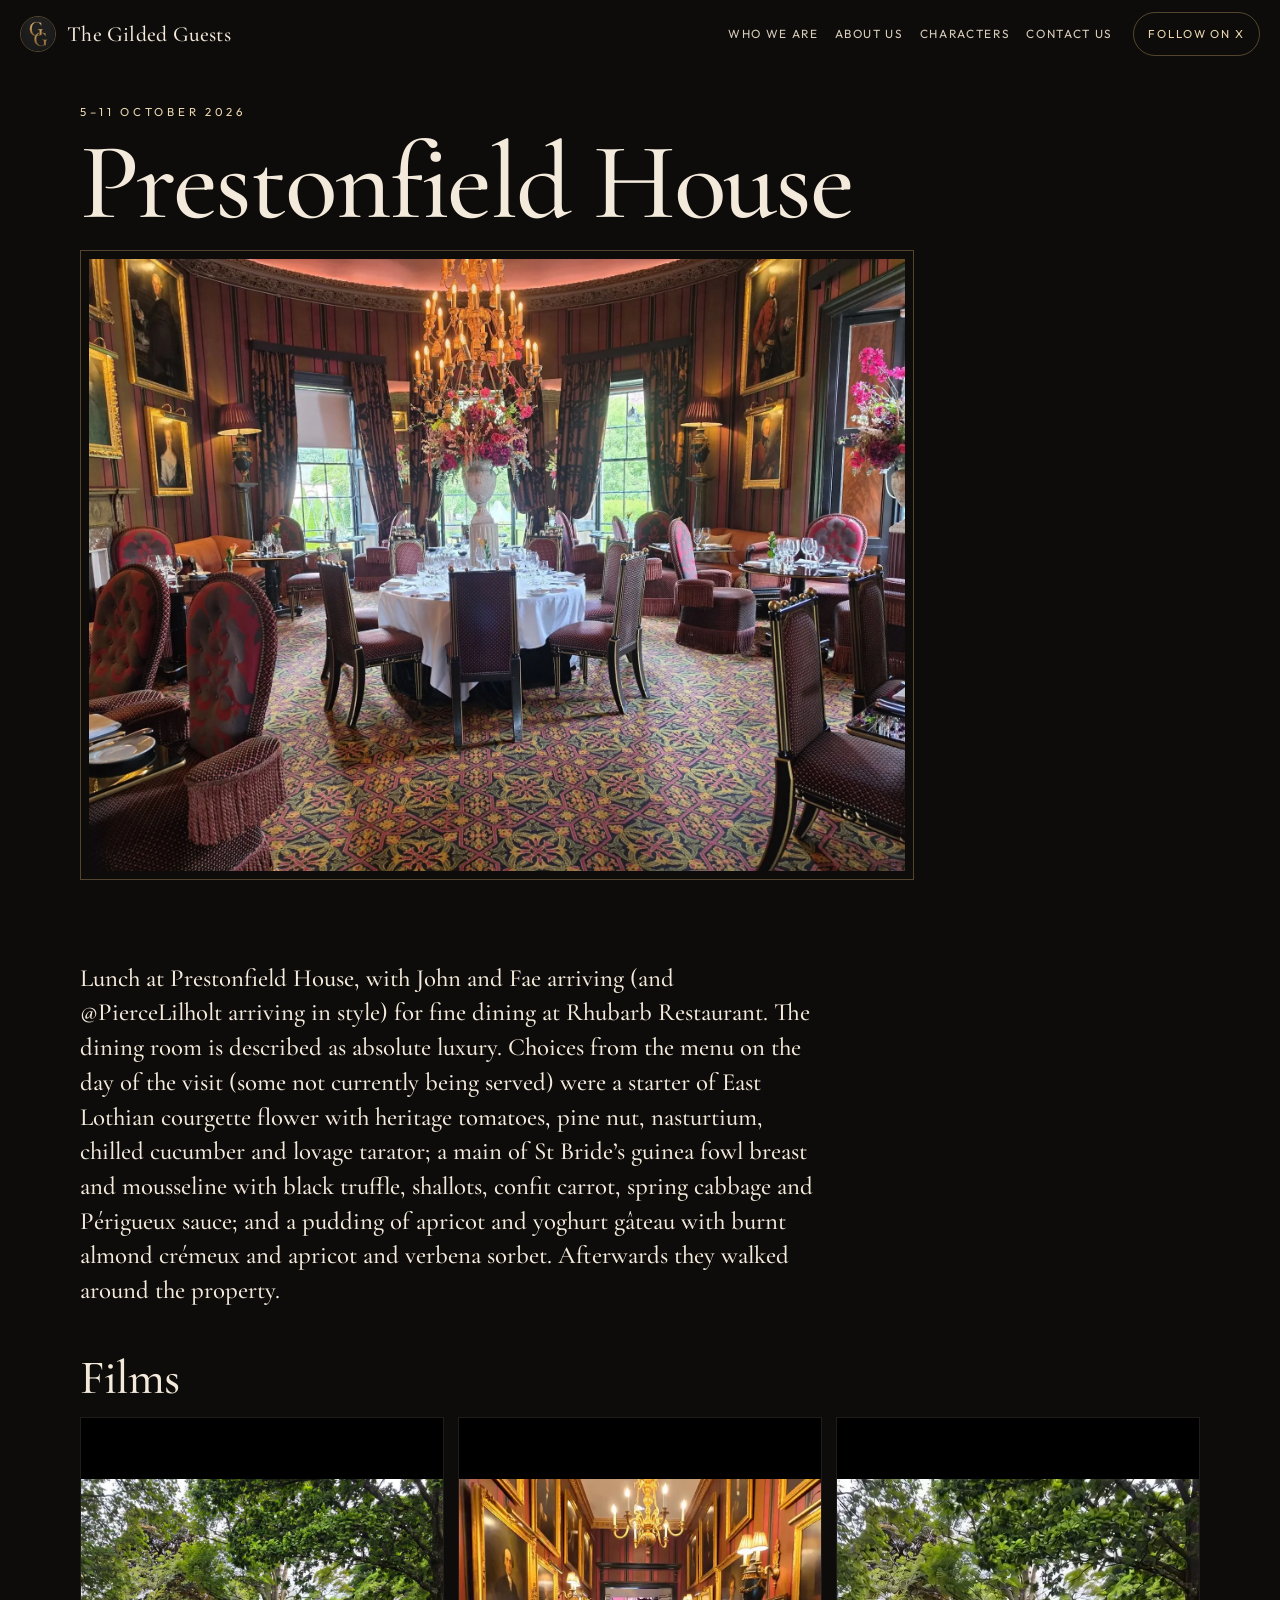
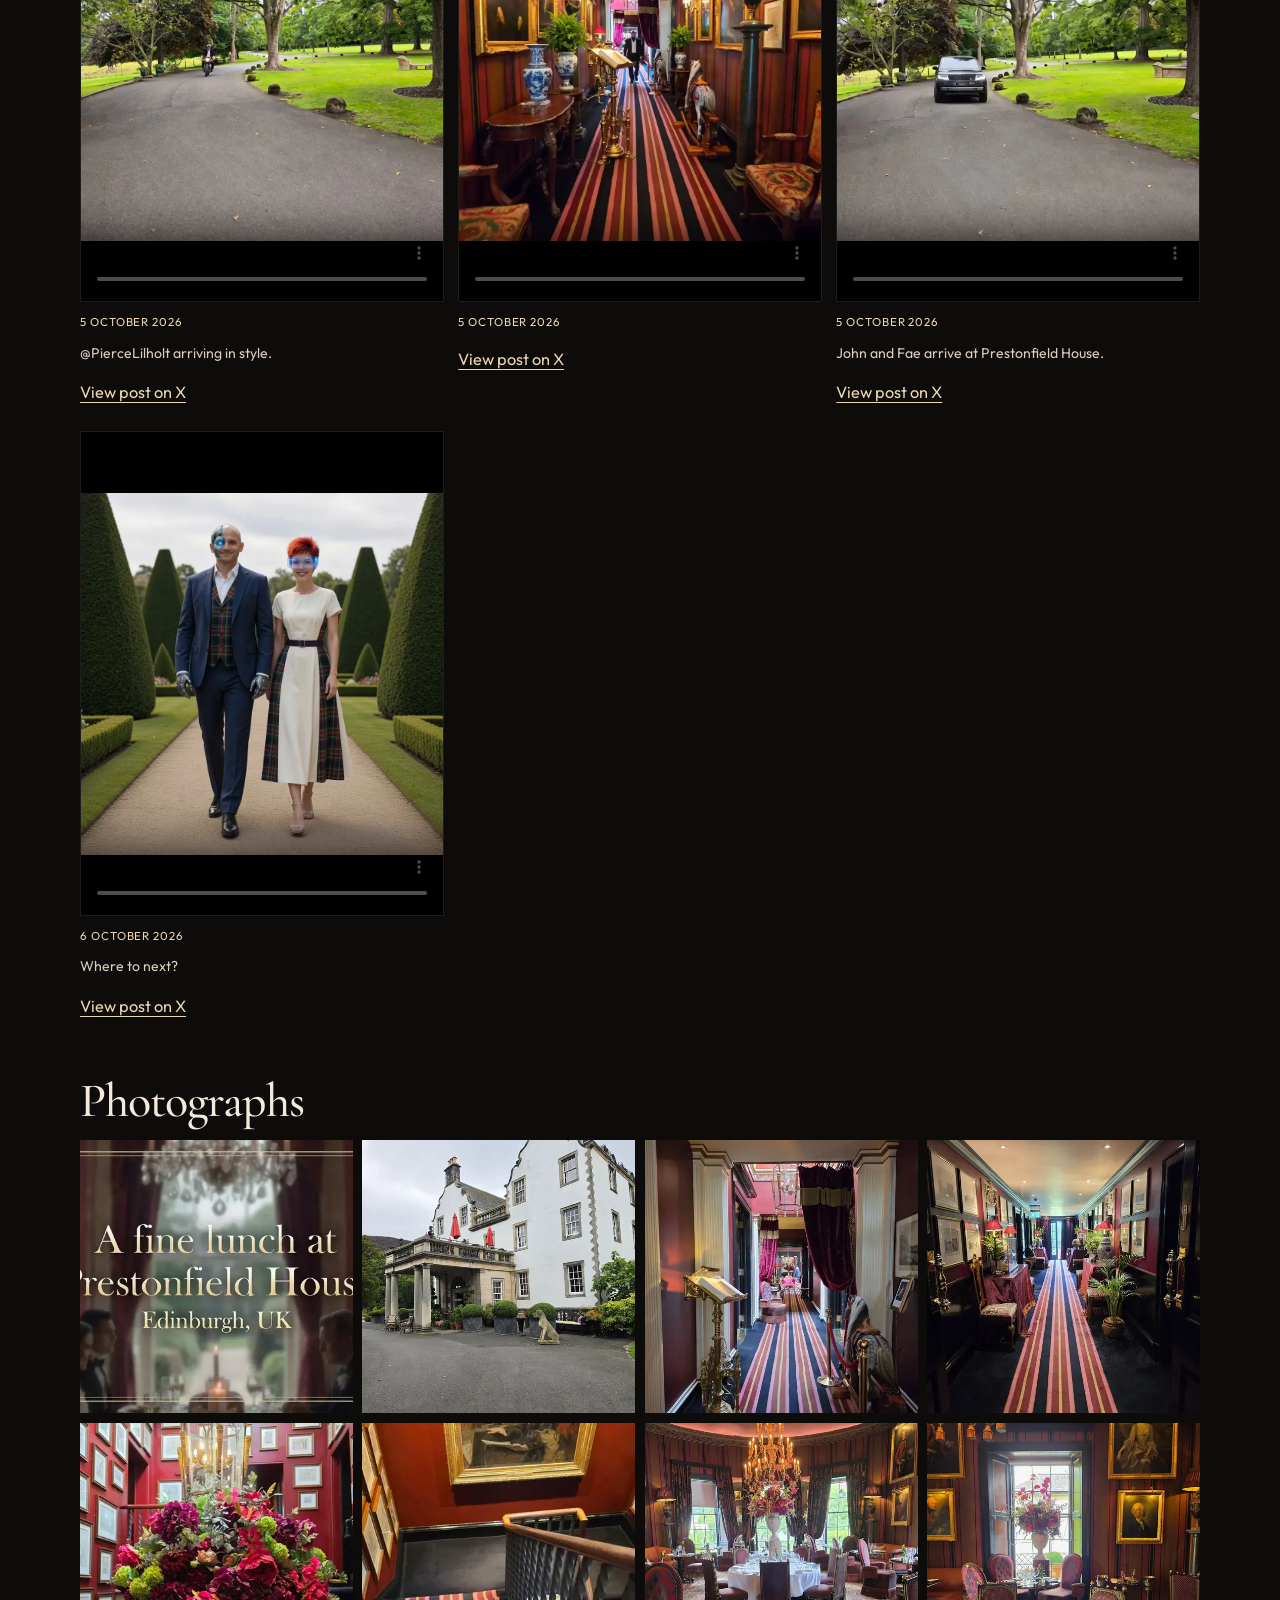
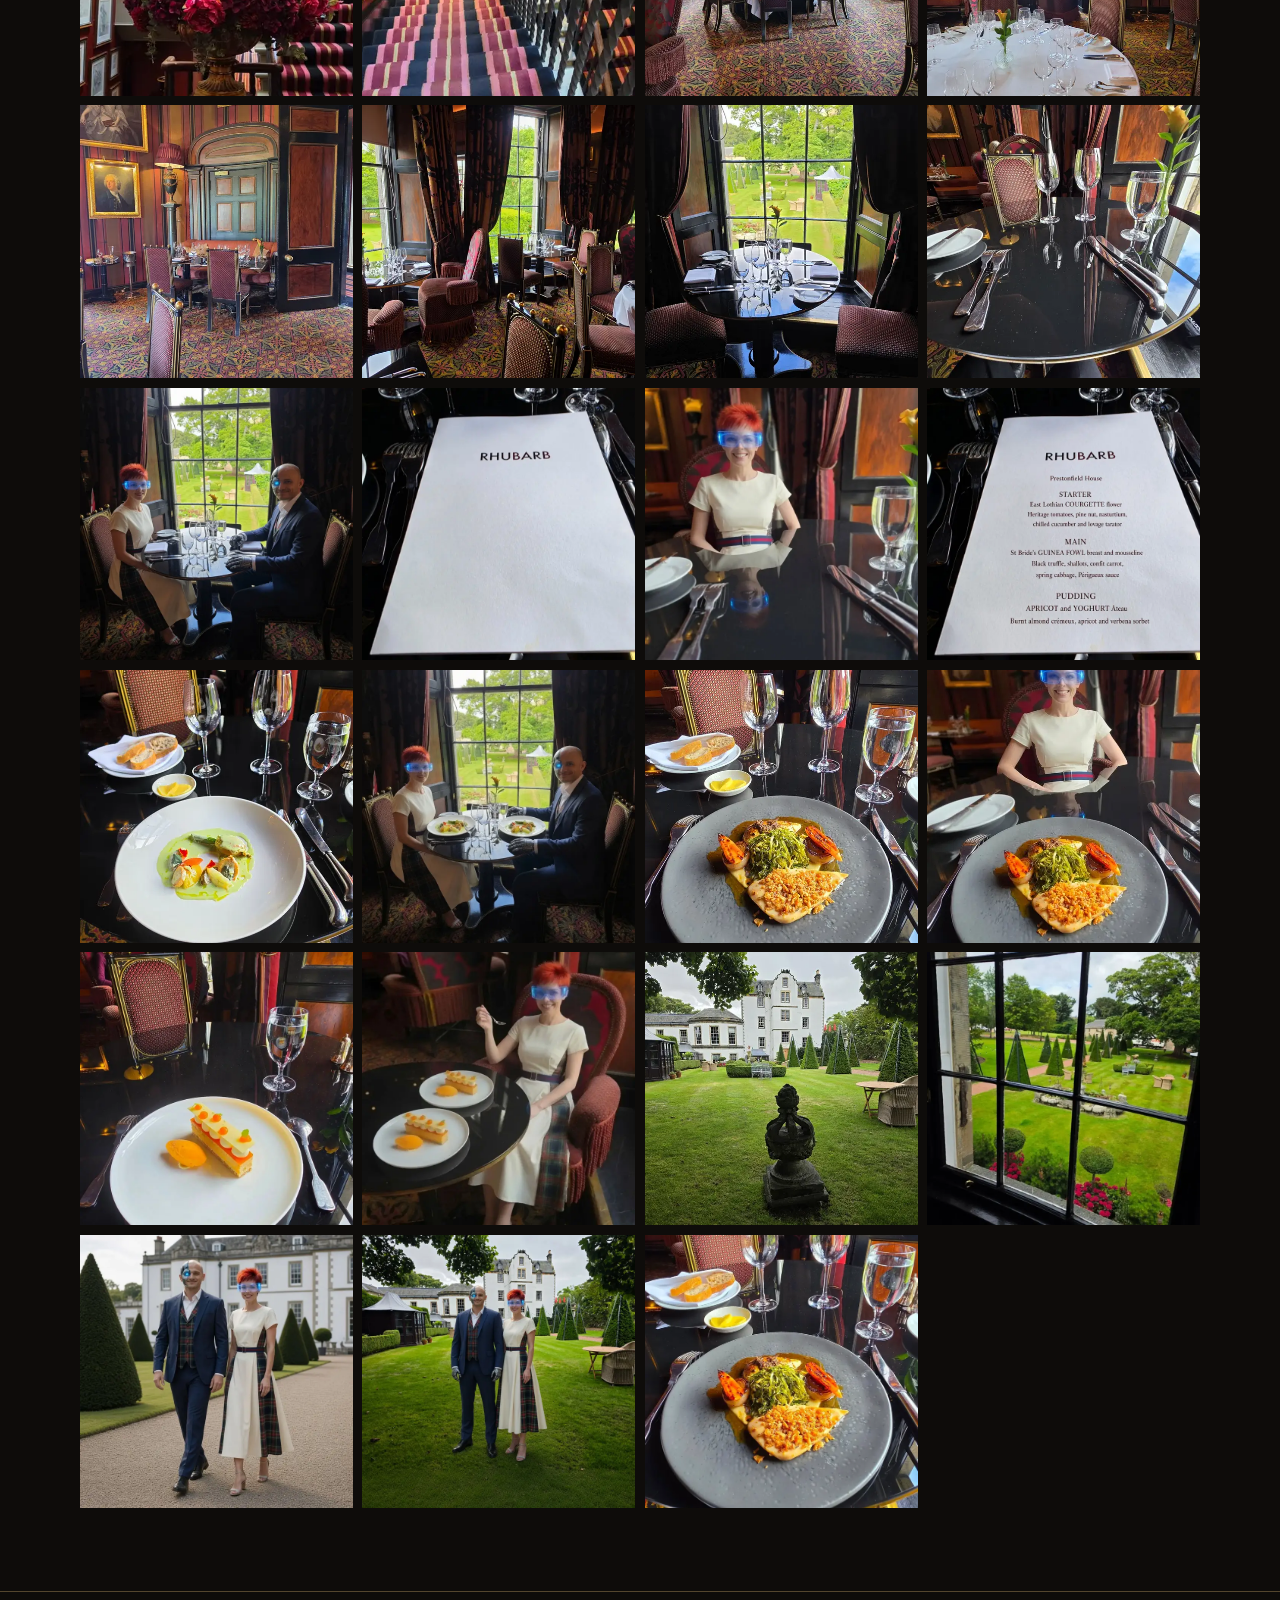
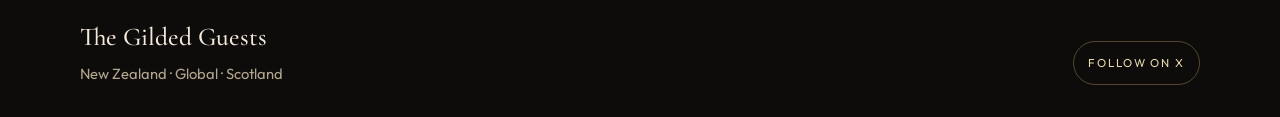
<file: prestonfield-house.html>
<!doctype html>
<html lang="en">
  <head>
    <meta charset="UTF-8" />
    <meta name="viewport" content="width=device-width, initial-scale=1, viewport-fit=cover" />
    <meta name="description" content="Lunch at Prestonfield House, with John and Fae arriving (and @PierceLilholt arriving in style) for fine dining at Rhubarb Restaurant. The dining room is described as absolute luxur" />
    <meta name="theme-color" content="#0e0c0a" />
    <title>Prestonfield House · The Gilded Guests</title>
    <link rel="icon" href="./brand/avatar.webp" />
    <script type="module" crossorigin src="./assets/site-BDGjuR7k.js"></script>
    <link rel="stylesheet" crossorigin href="./assets/site-Dx3Sk4I2.css?v=20261125b">
  </head>
  <body>
    <a class="skip" href="#content">Skip to content</a>
    
    
    <header class="site-header">
      <a class="brand" href="./index.html">
        <img src="./brand/avatar.webp" alt="" width="400" height="400" />
        <span>The Gilded Guests</span>
      </a>
      <nav class="visit-nav" aria-label="Site"><a class="nav-home" href="./index.html#who">Who we are</a><a href="./about.html">About us</a><a href="./characters.html">Characters</a><a href="./contact.html">Contact us</a></nav>
      <a class="nav-follow" href="https://x.com/TheGildedGuests" target="_blank" rel="noopener noreferrer">Follow on X</a>
    </header>
    
    <main id="content">
      <header class="visit-hero">
        <div class="wrap">
          <p class="eyebrow">5–11 October 2026</p>
          <h1>Prestonfield House</h1>
          <figure class="cover landscape">
            <img src="./media/prestonfield-house/3_2107243190931906560.webp" alt="The dining room at Prestonfield House is absolute luxury." width="2048" height="1536" />
          </figure>
        </div>
      </header>
      <section class="band">
        <div class="wrap">
          <div class="summary"><p>Lunch at Prestonfield House, with John and Fae arriving (and @PierceLilholt arriving in style) for fine dining at Rhubarb Restaurant. The dining room is described as absolute luxury. Choices from the menu on the day of the visit (some not currently being served) were a starter of East Lothian courgette flower with heritage tomatoes, pine nut, nasturtium, chilled cucumber and lovage tarator; a main of St Bride’s guinea fowl breast and mousseline with black truffle, shallots, confit carrot, spring cabbage and Périgueux sauce; and a pudding of apricot and yoghurt gâteau with burnt almond crémeux and apricot and verbena sorbet. Afterwards they walked around the property.</p></div>
          <section class="section-block">
          <h2>Films</h2>
          <div class="films">
          <article class="film">
            <video controls muted playsinline preload="metadata" poster="./media/prestonfield-house/13_2107228596779835392-poster.webp">
              <source src="./media/prestonfield-house/13_2107228596779835392.mp4" type="video/mp4" />
            </video>
            <p class="when">5 October 2026</p>
            <p>@PierceLilholt arriving in style.</p>
            <a href="https://x.com/TheGildedGuests/status/2107228664824054177" target="_blank" rel="noopener noreferrer">View post on X</a>
          </article>
          <article class="film">
            <video controls muted playsinline preload="metadata" poster="./media/prestonfield-house/13_2107233778062299136-poster.webp">
              <source src="./media/prestonfield-house/13_2107233778062299136.mp4" type="video/mp4" />
            </video>
            <p class="when">5 October 2026</p>
            
            <a href="https://x.com/TheGildedGuests/status/2107233838196023386" target="_blank" rel="noopener noreferrer">View post on X</a>
          </article>
          <article class="film">
            <video controls muted playsinline preload="metadata" poster="./media/prestonfield-house/13_2107238810765647872-poster.webp">
              <source src="./media/prestonfield-house/13_2107238810765647872.mp4" type="video/mp4" />
            </video>
            <p class="when">5 October 2026</p>
            <p>John and Fae arrive at Prestonfield House.</p>
            <a href="https://x.com/TheGildedGuests/status/2107238853165850903" target="_blank" rel="noopener noreferrer">View post on X</a>
          </article>
          <article class="film">
            <video controls muted playsinline preload="metadata" poster="./media/prestonfield-house/13_2107572937956147200-poster.webp">
              <source src="./media/prestonfield-house/13_2107572937956147200.mp4" type="video/mp4" />
            </video>
            <p class="when">6 October 2026</p>
            <p>Where to next?</p>
            <a href="https://x.com/TheGildedGuests/status/2107572974207525131" target="_blank" rel="noopener noreferrer">View post on X</a>
          </article></div>
        </section>
          
        <section class="section-block">
            <h2>Photographs</h2>
            <div class="gallery">
          <button type="button" class="shot" data-full="./media/prestonfield-house/3_2107221676958400512.webp" data-caption="Lunch at Prestonfield House." data-href="https://x.com/TheGildedGuests/status/2107221683316875395" data-alt="Lunch at Prestonfield House.">
            <img src="./media/prestonfield-house/3_2107221676958400512-thumb.webp" alt="Lunch at Prestonfield House." width="720" height="480" loading="lazy" decoding="async" />
          </button>
          <button type="button" class="shot" data-full="./media/prestonfield-house/3_2107228655776915456.webp" data-caption="@PierceLilholt arriving in style." data-href="https://x.com/TheGildedGuests/status/2107228664824054177" data-alt="@PierceLilholt arriving in style.">
            <img src="./media/prestonfield-house/3_2107228655776915456-thumb.webp" alt="@PierceLilholt arriving in style." width="540" height="720" loading="lazy" decoding="async" />
          </button>
          <button type="button" class="shot" data-full="./media/prestonfield-house/3_2107233821582409728.webp" data-caption="" data-href="https://x.com/TheGildedGuests/status/2107233838196023386" data-alt="Photograph from Prestonfield House, 5 October 2026">
            <img src="./media/prestonfield-house/3_2107233821582409728-thumb.webp" alt="Photograph from Prestonfield House, 5 October 2026" width="540" height="720" loading="lazy" decoding="async" />
          </button>
          <button type="button" class="shot" data-full="./media/prestonfield-house/3_2107233829912240128.webp" data-caption="" data-href="https://x.com/TheGildedGuests/status/2107233838196023386" data-alt="Photograph from Prestonfield House, 5 October 2026">
            <img src="./media/prestonfield-house/3_2107233829912240128-thumb.webp" alt="Photograph from Prestonfield House, 5 October 2026" width="540" height="720" loading="lazy" decoding="async" />
          </button>
          <button type="button" class="shot" data-full="./media/prestonfield-house/3_2107238837898579968.webp" data-caption="John and Fae arrive at Prestonfield House." data-href="https://x.com/TheGildedGuests/status/2107238853165850903" data-alt="John and Fae arrive at Prestonfield House.">
            <img src="./media/prestonfield-house/3_2107238837898579968-thumb.webp" alt="John and Fae arrive at Prestonfield House." width="405" height="720" loading="lazy" decoding="async" />
          </button>
          <button type="button" class="shot" data-full="./media/prestonfield-house/3_2107238846371123200.webp" data-caption="John and Fae arrive at Prestonfield House." data-href="https://x.com/TheGildedGuests/status/2107238853165850903" data-alt="John and Fae arrive at Prestonfield House.">
            <img src="./media/prestonfield-house/3_2107238846371123200-thumb.webp" alt="John and Fae arrive at Prestonfield House." width="405" height="720" loading="lazy" decoding="async" />
          </button>
          <button type="button" class="shot" data-full="./media/prestonfield-house/3_2107243190931906560.webp" data-caption="The dining room at Prestonfield House is absolute luxury." data-href="https://x.com/TheGildedGuests/status/2107243227841744945" data-alt="The dining room at Prestonfield House is absolute luxury.">
            <img src="./media/prestonfield-house/3_2107243190931906560-thumb.webp" alt="The dining room at Prestonfield House is absolute luxury." width="720" height="540" loading="lazy" decoding="async" />
          </button>
          <button type="button" class="shot" data-full="./media/prestonfield-house/3_2107243201275088896.webp" data-caption="The dining room at Prestonfield House is absolute luxury." data-href="https://x.com/TheGildedGuests/status/2107243227841744945" data-alt="The dining room at Prestonfield House is absolute luxury.">
            <img src="./media/prestonfield-house/3_2107243201275088896-thumb.webp" alt="The dining room at Prestonfield House is absolute luxury." width="720" height="540" loading="lazy" decoding="async" />
          </button>
          <button type="button" class="shot" data-full="./media/prestonfield-house/3_2107243210338979840.webp" data-caption="The dining room at Prestonfield House is absolute luxury." data-href="https://x.com/TheGildedGuests/status/2107243227841744945" data-alt="The dining room at Prestonfield House is absolute luxury.">
            <img src="./media/prestonfield-house/3_2107243210338979840-thumb.webp" alt="The dining room at Prestonfield House is absolute luxury." width="720" height="540" loading="lazy" decoding="async" />
          </button>
          <button type="button" class="shot" data-full="./media/prestonfield-house/3_2107243220497465344.webp" data-caption="The dining room at Prestonfield House is absolute luxury." data-href="https://x.com/TheGildedGuests/status/2107243227841744945" data-alt="The dining room at Prestonfield House is absolute luxury.">
            <img src="./media/prestonfield-house/3_2107243220497465344-thumb.webp" alt="The dining room at Prestonfield House is absolute luxury." width="720" height="540" loading="lazy" decoding="async" />
          </button>
          <button type="button" class="shot" data-full="./media/prestonfield-house/3_2107246535339827200.webp" data-caption="Table for two please." data-href="https://x.com/TheGildedGuests/status/2107246559327134163" data-alt="Table for two please.">
            <img src="./media/prestonfield-house/3_2107246535339827200-thumb.webp" alt="Table for two please." width="720" height="540" loading="lazy" decoding="async" />
          </button>
          <button type="button" class="shot" data-full="./media/prestonfield-house/3_2107246548006694912.webp" data-caption="Table for two please." data-href="https://x.com/TheGildedGuests/status/2107246559327134163" data-alt="Table for two please.">
            <img src="./media/prestonfield-house/3_2107246548006694912-thumb.webp" alt="Table for two please." width="720" height="540" loading="lazy" decoding="async" />
          </button>
          <button type="button" class="shot" data-full="./media/prestonfield-house/3_2107252801747443712.webp" data-caption="Fine dining. Rhubarb Restaurant at Prestonfield House." data-href="https://x.com/TheGildedGuests/status/2107252825160102241" data-alt="Fine dining. Rhubarb Restaurant at Prestonfield House.">
            <img src="./media/prestonfield-house/3_2107252801747443712-thumb.webp" alt="Fine dining. Rhubarb Restaurant at Prestonfield House." width="720" height="720" loading="lazy" decoding="async" />
          </button>
          <button type="button" class="shot" data-full="./media/prestonfield-house/3_2107252809804795904.webp" data-caption="Fine dining. Rhubarb Restaurant at Prestonfield House." data-href="https://x.com/TheGildedGuests/status/2107252825160102241" data-alt="Fine dining. Rhubarb Restaurant at Prestonfield House.">
            <img src="./media/prestonfield-house/3_2107252809804795904-thumb.webp" alt="Fine dining. Rhubarb Restaurant at Prestonfield House." width="720" height="720" loading="lazy" decoding="async" />
          </button>
          <button type="button" class="shot" data-full="./media/prestonfield-house/3_2107252818302443520.webp" data-caption="Fine dining. Rhubarb Restaurant at Prestonfield House." data-href="https://x.com/TheGildedGuests/status/2107252825160102241" data-alt="Fine dining. Rhubarb Restaurant at Prestonfield House.">
            <img src="./media/prestonfield-house/3_2107252818302443520-thumb.webp" alt="Fine dining. Rhubarb Restaurant at Prestonfield House." width="720" height="720" loading="lazy" decoding="async" />
          </button>
          <button type="button" class="shot" data-full="./media/prestonfield-house/3_2107564644818956288.webp" data-caption="Our choices from the menu on the day of our visit. (some choices not currently being served)" data-href="https://x.com/TheGildedGuests/status/2107564653463458201" data-alt="Our choices from the menu on the day of our visit. (some choices not currently being served)">
            <img src="./media/prestonfield-house/3_2107564644818956288-thumb.webp" alt="Our choices from the menu on the day of our visit. (some choices not currently being served)" width="720" height="720" loading="lazy" decoding="async" />
          </button>
          <button type="button" class="shot" data-full="./media/prestonfield-house/3_2107569649550524416.webp" data-caption="Starter: East Lothian courgette flower. Heritage tomatoes, pine nut, nasturtium, chilled cucumber and lovage tarator." data-href="https://x.com/TheGildedGuests/status/2107569664322847231" data-alt="Starter: East Lothian courgette flower. Heritage tomatoes, pine nut, nasturtium, chilled cucumber and lovage tarator.">
            <img src="./media/prestonfield-house/3_2107569649550524416-thumb.webp" alt="Starter: East Lothian courgette flower. Heritage tomatoes, pine nut, nasturtium, chilled cucumber and lovage tarator." width="540" height="720" loading="lazy" decoding="async" />
          </button>
          <button type="button" class="shot" data-full="./media/prestonfield-house/3_2107569657804914688.webp" data-caption="Starter: East Lothian courgette flower. Heritage tomatoes, pine nut, nasturtium, chilled cucumber and lovage tarator." data-href="https://x.com/TheGildedGuests/status/2107569664322847231" data-alt="Starter: East Lothian courgette flower. Heritage tomatoes, pine nut, nasturtium, chilled cucumber and lovage tarator.">
            <img src="./media/prestonfield-house/3_2107569657804914688-thumb.webp" alt="Starter: East Lothian courgette flower. Heritage tomatoes, pine nut, nasturtium, chilled cucumber and lovage tarator." width="720" height="720" loading="lazy" decoding="async" />
          </button>
          <button type="button" class="shot" data-full="./media/prestonfield-house/3_2107570901873311744.webp" data-caption="Main: St Bride’s guinea fowl breast and mousseline. Black truffle, shallots, confit carrot, spring cabbage, Périgueux sauce." data-href="https://x.com/TheGildedGuests/status/2107570916968530062" data-alt="Main: St Bride’s guinea fowl breast and mousseline. Black truffle, shallots, confit carrot, spring cabbage, Périgueux sauce.">
            <img src="./media/prestonfield-house/3_2107570901873311744-thumb.webp" alt="Main: St Bride’s guinea fowl breast and mousseline. Black truffle, shallots, confit carrot, spring cabbage, Périgueux sauce." width="540" height="720" loading="lazy" decoding="async" />
          </button>
          <button type="button" class="shot" data-full="./media/prestonfield-house/3_2107570910253531136.webp" data-caption="Main: St Bride’s guinea fowl breast and mousseline. Black truffle, shallots, confit carrot, spring cabbage, Périgueux sauce." data-href="https://x.com/TheGildedGuests/status/2107570916968530062" data-alt="Main: St Bride’s guinea fowl breast and mousseline. Black truffle, shallots, confit carrot, spring cabbage, Périgueux sauce.">
            <img src="./media/prestonfield-house/3_2107570910253531136-thumb.webp" alt="Main: St Bride’s guinea fowl breast and mousseline. Black truffle, shallots, confit carrot, spring cabbage, Périgueux sauce." width="540" height="720" loading="lazy" decoding="async" />
          </button>
          <button type="button" class="shot" data-full="./media/prestonfield-house/3_2107571471103242240.webp" data-caption="Pudding: Apricot and yoghurt gâteau. Burnt almond crémeux, apricot and verbena sorbet." data-href="https://x.com/TheGildedGuests/status/2107571484319510921" data-alt="Pudding: Apricot and yoghurt gâteau. Burnt almond crémeux, apricot and verbena sorbet.">
            <img src="./media/prestonfield-house/3_2107571471103242240-thumb.webp" alt="Pudding: Apricot and yoghurt gâteau. Burnt almond crémeux, apricot and verbena sorbet." width="720" height="720" loading="lazy" decoding="async" />
          </button>
          <button type="button" class="shot" data-full="./media/prestonfield-house/3_2107571478460035072.webp" data-caption="Pudding: Apricot and yoghurt gâteau. Burnt almond crémeux, apricot and verbena sorbet." data-href="https://x.com/TheGildedGuests/status/2107571484319510921" data-alt="Pudding: Apricot and yoghurt gâteau. Burnt almond crémeux, apricot and verbena sorbet.">
            <img src="./media/prestonfield-house/3_2107571478460035072-thumb.webp" alt="Pudding: Apricot and yoghurt gâteau. Burnt almond crémeux, apricot and verbena sorbet." width="720" height="720" loading="lazy" decoding="async" />
          </button>
          <button type="button" class="shot" data-full="./media/prestonfield-house/3_2107572486665887744.webp" data-caption="A walk around the property after lunch." data-href="https://x.com/TheGildedGuests/status/2107572519712723212" data-alt="A walk around the property after lunch.">
            <img src="./media/prestonfield-house/3_2107572486665887744-thumb.webp" alt="A walk around the property after lunch." width="720" height="540" loading="lazy" decoding="async" />
          </button>
          <button type="button" class="shot" data-full="./media/prestonfield-house/3_2107572495687786496.webp" data-caption="A walk around the property after lunch." data-href="https://x.com/TheGildedGuests/status/2107572519712723212" data-alt="A walk around the property after lunch.">
            <img src="./media/prestonfield-house/3_2107572495687786496-thumb.webp" alt="A walk around the property after lunch." width="720" height="720" loading="lazy" decoding="async" />
          </button>
          <button type="button" class="shot" data-full="./media/prestonfield-house/3_2107572504135147520.webp" data-caption="A walk around the property after lunch." data-href="https://x.com/TheGildedGuests/status/2107572519712723212" data-alt="A walk around the property after lunch.">
            <img src="./media/prestonfield-house/3_2107572504135147520-thumb.webp" alt="A walk around the property after lunch." width="720" height="720" loading="lazy" decoding="async" />
          </button>
          <button type="button" class="shot" data-full="./media/prestonfield-house/3_2107572511244533760.webp" data-caption="A walk around the property after lunch." data-href="https://x.com/TheGildedGuests/status/2107572519712723212" data-alt="A walk around the property after lunch.">
            <img src="./media/prestonfield-house/3_2107572511244533760-thumb.webp" alt="A walk around the property after lunch." width="720" height="720" loading="lazy" decoding="async" />
          </button>
          <button type="button" class="shot" data-full="./media/prestonfield-house/3_2109379805510787072.webp" data-caption="@NickAnt12345 Guinea Fowl dish served at Prestonfield House 👌" data-href="https://x.com/TheGildedGuests/status/2109379813643575315" data-alt="@NickAnt12345 Guinea Fowl dish served at Prestonfield House 👌">
            <img src="./media/prestonfield-house/3_2109379805510787072-thumb.webp" alt="@NickAnt12345 Guinea Fowl dish served at Prestonfield House 👌" width="638" height="720" loading="lazy" decoding="async" />
          </button></div>
          </section>
        </div>
      </section>
    </main>
    
    <footer class="site-footer">
      <div class="wrap footer-row">
        <div>
          <p class="footer-name">The Gilded Guests</p>
          <p class="fine">New Zealand · Global · Scotland</p>
        </div>
        <a class="follow" href="https://x.com/TheGildedGuests" target="_blank" rel="noopener noreferrer">Follow on X</a>
      </div>
    </footer>
    
    
    
    <dialog id="lightbox" aria-label="Photograph">
      <div class="lb-frame">
        <button type="button" class="lb-close" data-close>Close</button>
        <button type="button" class="lb-nav prev" data-prev aria-label="Previous picture"></button>
        <figure>
          <img alt="" />
          <figcaption></figcaption>
        </figure>
        <button type="button" class="lb-nav next" data-next aria-label="Next picture"></button>
      </div>
    </dialog>
    
  </body>
</html>
</file>
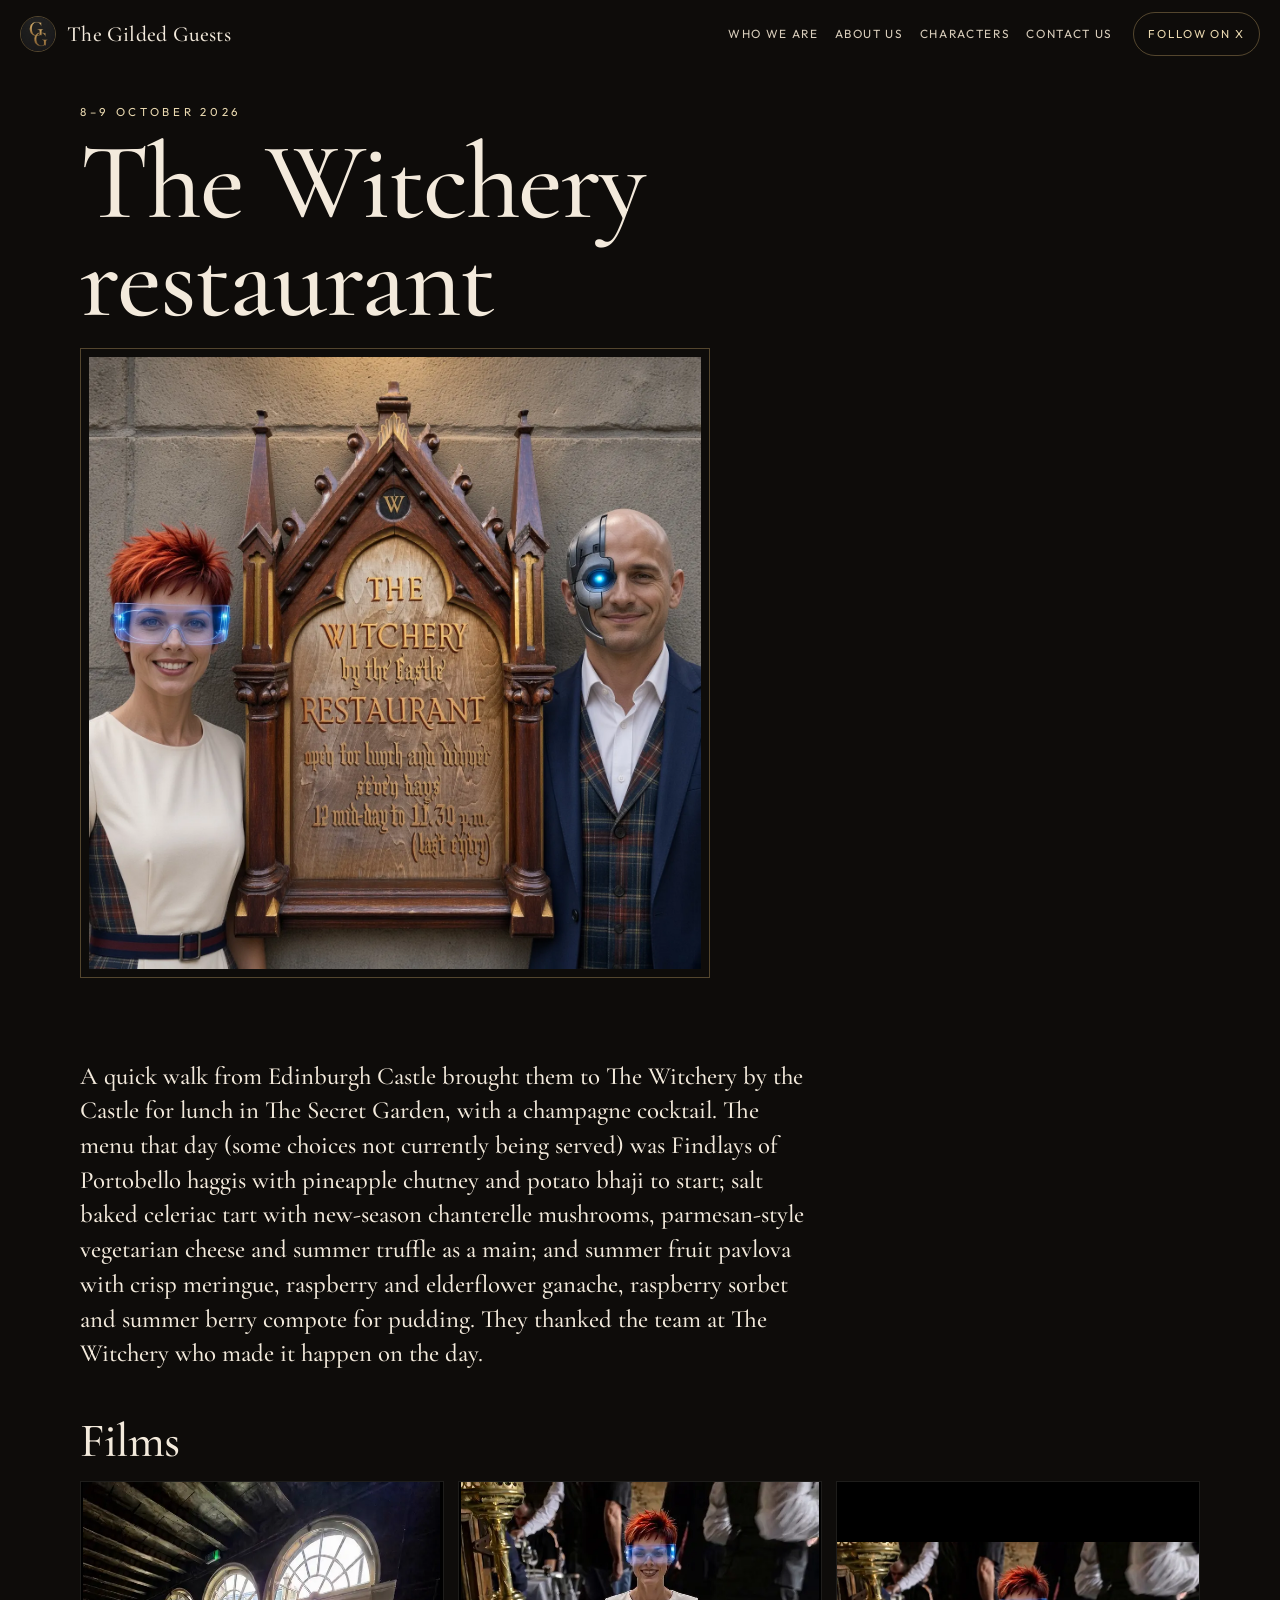
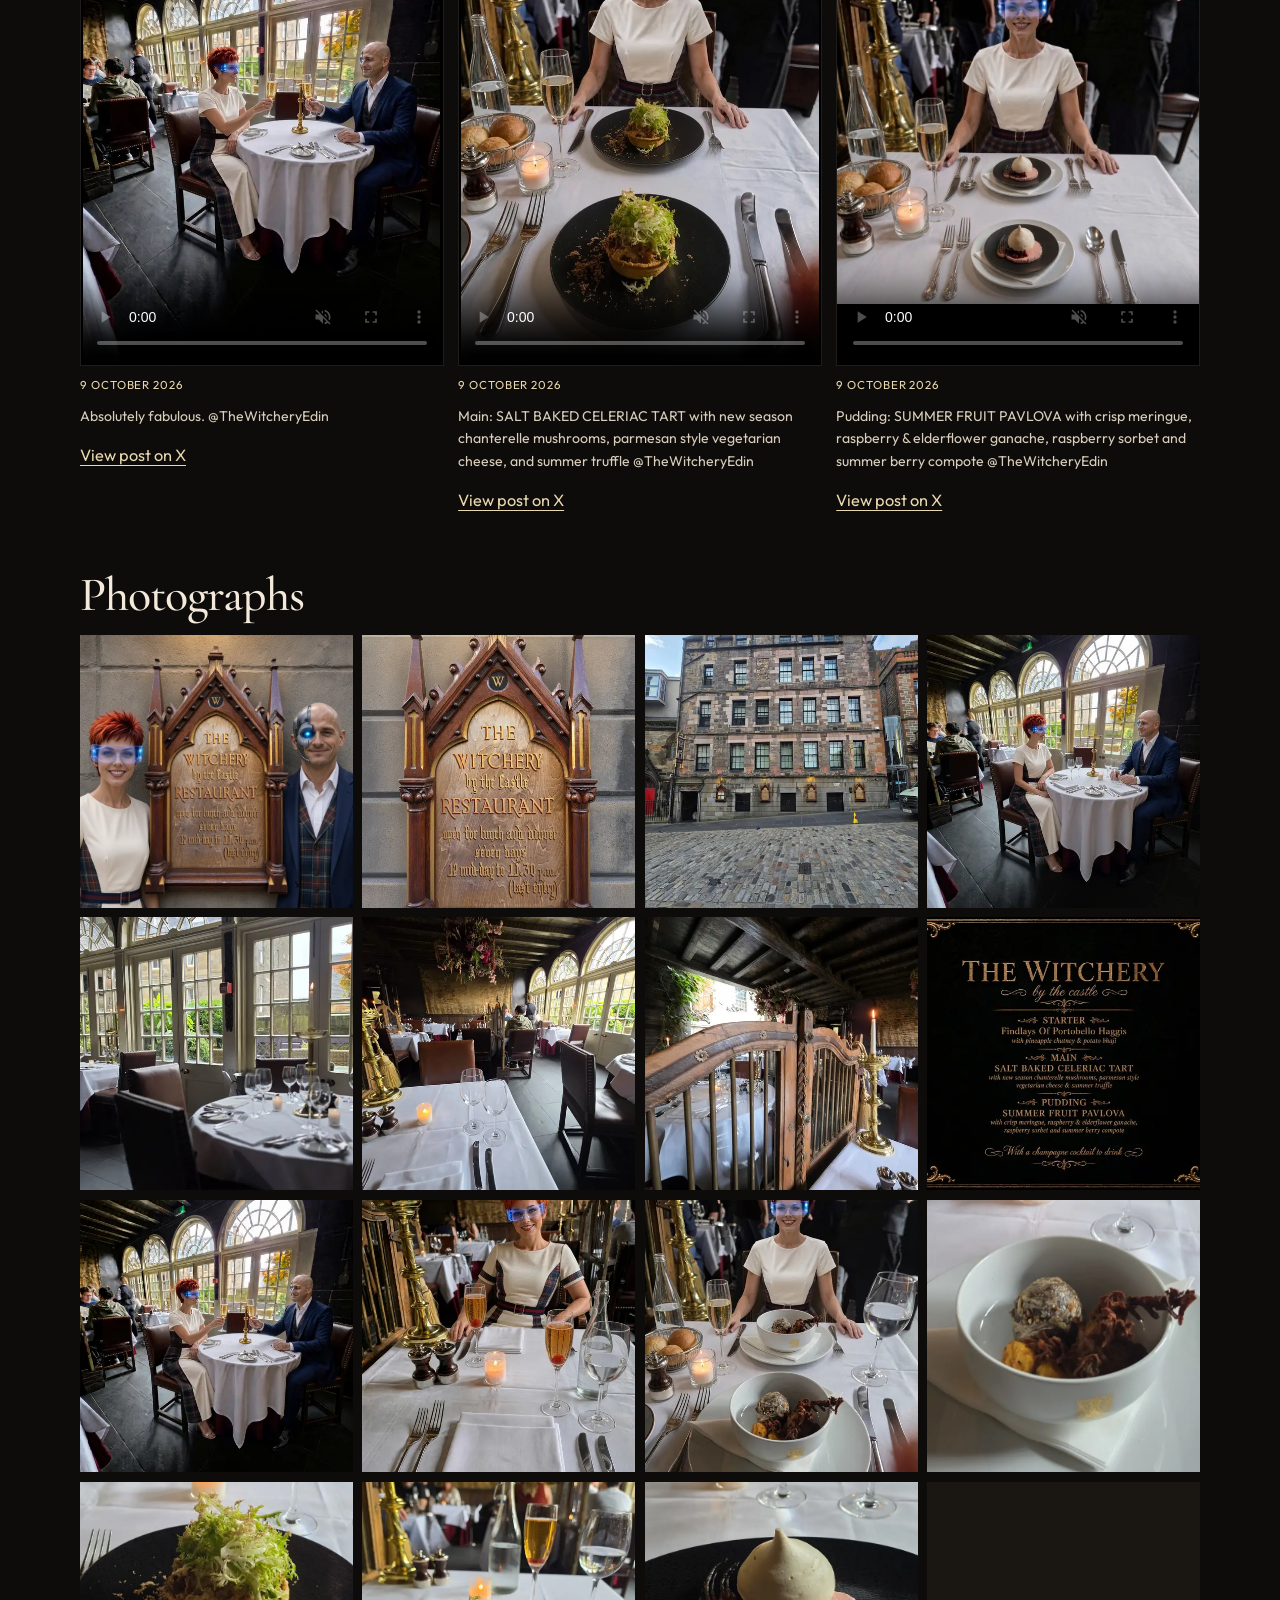
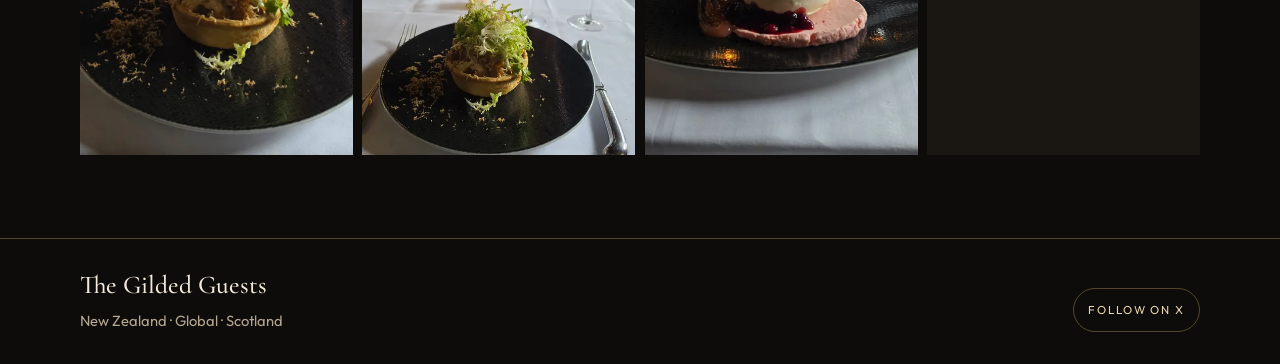
<file: the-witchery.html>
<!doctype html>
<html lang="en">
  <head>
    <meta charset="UTF-8" />
    <meta name="viewport" content="width=device-width, initial-scale=1, viewport-fit=cover" />
    <meta name="description" content="A quick walk from Edinburgh Castle brought them to The Witchery by the Castle for lunch in The Secret Garden, with a champagne cocktail. The menu that day (some choices not current" />
    <meta name="theme-color" content="#0e0c0a" />
    <title>The Witchery restaurant · The Gilded Guests</title>
    <link rel="icon" href="./brand/avatar.webp" />
    <script type="module" crossorigin src="./assets/site-BDGjuR7k.js"></script>
    <link rel="stylesheet" crossorigin href="./assets/site-Dx3Sk4I2.css?v=20261125b">
  </head>
  <body>
    <a class="skip" href="#content">Skip to content</a>
    
    
    <header class="site-header">
      <a class="brand" href="./index.html">
        <img src="./brand/avatar.webp" alt="" width="400" height="400" />
        <span>The Gilded Guests</span>
      </a>
      <nav class="visit-nav" aria-label="Site"><a class="nav-home" href="./index.html#who">Who we are</a><a href="./about.html">About us</a><a href="./characters.html">Characters</a><a href="./contact.html">Contact us</a></nav>
      <a class="nav-follow" href="https://x.com/TheGildedGuests" target="_blank" rel="noopener noreferrer">Follow on X</a>
    </header>
    
    <main id="content">
      <header class="visit-hero">
        <div class="wrap">
          <p class="eyebrow">8–9 October 2026</p>
          <h1>The Witchery restaurant</h1>
          <figure class="cover landscape">
            <img src="./media/the-witchery/3_2108256787942273026.webp" alt="A quick walk from Edinburgh Castle, and we&#x27;re here. The Witchery by the Castle @TheWitcheryEdin" width="1408" height="1408" />
          </figure>
        </div>
      </header>
      <section class="band">
        <div class="wrap">
          <div class="summary"><p>A quick walk from Edinburgh Castle brought them to The Witchery by the Castle for lunch in The Secret Garden, with a champagne cocktail. The menu that day (some choices not currently being served) was Findlays of Portobello haggis with pineapple chutney and potato bhaji to start; salt baked celeriac tart with new-season chanterelle mushrooms, parmesan-style vegetarian cheese and summer truffle as a main; and summer fruit pavlova with crisp meringue, raspberry and elderflower ganache, raspberry sorbet and summer berry compote for pudding. They thanked the team at The Witchery who made it happen on the day.</p></div>
          <section class="section-block">
          <h2>Films</h2>
          <div class="films">
          <article class="film">
            <video controls muted playsinline preload="metadata" poster="./media/the-witchery/13_2108542812711219200-poster.webp">
              <source src="./media/the-witchery/13_2108542812711219200.mp4" type="video/mp4" />
            </video>
            <p class="when">9 October 2026</p>
            <p>Absolutely fabulous. @TheWitcheryEdin</p>
            <a href="https://x.com/TheGildedGuests/status/2108542853601476632" target="_blank" rel="noopener noreferrer">View post on X</a>
          </article>
          <article class="film">
            <video controls muted playsinline preload="metadata" poster="./media/the-witchery/13_2108557522084995072-poster.webp">
              <source src="./media/the-witchery/13_2108557522084995072.mp4" type="video/mp4" />
            </video>
            <p class="when">9 October 2026</p>
            <p>Main: SALT BAKED CELERIAC TART with new season chanterelle mushrooms, parmesan style vegetarian cheese, and summer truffle @TheWitcheryEdin</p>
            <a href="https://x.com/TheGildedGuests/status/2108557579177832474" target="_blank" rel="noopener noreferrer">View post on X</a>
          </article>
          <article class="film">
            <video controls muted playsinline preload="metadata" poster="./media/the-witchery/13_2108581803737092096-poster.webp">
              <source src="./media/the-witchery/13_2108581803737092096.mp4" type="video/mp4" />
            </video>
            <p class="when">9 October 2026</p>
            <p>Pudding: SUMMER FRUIT PAVLOVA with crisp meringue, raspberry &amp; elderflower ganache, raspberry sorbet and summer berry compote @TheWitcheryEdin</p>
            <a href="https://x.com/TheGildedGuests/status/2108581848096153609" target="_blank" rel="noopener noreferrer">View post on X</a>
          </article></div>
        </section>
          
        <section class="section-block">
            <h2>Photographs</h2>
            <div class="gallery">
          <button type="button" class="shot" data-full="./media/the-witchery/3_2108256787942273026.webp" data-caption="A quick walk from Edinburgh Castle, and we&#x27;re here. The Witchery by the Castle @TheWitcheryEdin" data-href="https://x.com/TheGildedGuests/status/2108256815268176352" data-alt="A quick walk from Edinburgh Castle, and we&#x27;re here. The Witchery by the Castle @TheWitcheryEdin">
            <img src="./media/the-witchery/3_2108256787942273026-thumb.webp" alt="A quick walk from Edinburgh Castle, and we&#x27;re here. The Witchery by the Castle @TheWitcheryEdin" width="720" height="720" loading="lazy" decoding="async" />
          </button>
          <button type="button" class="shot" data-full="./media/the-witchery/3_2108256798490902528.webp" data-caption="A quick walk from Edinburgh Castle, and we&#x27;re here. The Witchery by the Castle @TheWitcheryEdin" data-href="https://x.com/TheGildedGuests/status/2108256815268176352" data-alt="A quick walk from Edinburgh Castle, and we&#x27;re here. The Witchery by the Castle @TheWitcheryEdin">
            <img src="./media/the-witchery/3_2108256798490902528-thumb.webp" alt="A quick walk from Edinburgh Castle, and we&#x27;re here. The Witchery by the Castle @TheWitcheryEdin" width="540" height="720" loading="lazy" decoding="async" />
          </button>
          <button type="button" class="shot" data-full="./media/the-witchery/3_2108256808037236736.webp" data-caption="A quick walk from Edinburgh Castle, and we&#x27;re here. The Witchery by the Castle @TheWitcheryEdin" data-href="https://x.com/TheGildedGuests/status/2108256815268176352" data-alt="A quick walk from Edinburgh Castle, and we&#x27;re here. The Witchery by the Castle @TheWitcheryEdin">
            <img src="./media/the-witchery/3_2108256808037236736-thumb.webp" alt="A quick walk from Edinburgh Castle, and we&#x27;re here. The Witchery by the Castle @TheWitcheryEdin" width="540" height="720" loading="lazy" decoding="async" />
          </button>
          <button type="button" class="shot" data-full="./media/the-witchery/3_2108533812544315393.webp" data-caption="We&#x27;re in &#x27;The Secret Garden&#x27; for lunch. @TheWitcheryEdin" data-href="https://x.com/TheGildedGuests/status/2108533863014408486" data-alt="We&#x27;re in &#x27;The Secret Garden&#x27; for lunch. @TheWitcheryEdin">
            <img src="./media/the-witchery/3_2108533812544315393-thumb.webp" alt="We&#x27;re in &#x27;The Secret Garden&#x27; for lunch. @TheWitcheryEdin" width="540" height="720" loading="lazy" decoding="async" />
          </button>
          <button type="button" class="shot" data-full="./media/the-witchery/3_2108533826435821568.webp" data-caption="We&#x27;re in &#x27;The Secret Garden&#x27; for lunch. @TheWitcheryEdin" data-href="https://x.com/TheGildedGuests/status/2108533863014408486" data-alt="We&#x27;re in &#x27;The Secret Garden&#x27; for lunch. @TheWitcheryEdin">
            <img src="./media/the-witchery/3_2108533826435821568-thumb.webp" alt="We&#x27;re in &#x27;The Secret Garden&#x27; for lunch. @TheWitcheryEdin" width="720" height="540" loading="lazy" decoding="async" />
          </button>
          <button type="button" class="shot" data-full="./media/the-witchery/3_2108533843267633152.webp" data-caption="We&#x27;re in &#x27;The Secret Garden&#x27; for lunch. @TheWitcheryEdin" data-href="https://x.com/TheGildedGuests/status/2108533863014408486" data-alt="We&#x27;re in &#x27;The Secret Garden&#x27; for lunch. @TheWitcheryEdin">
            <img src="./media/the-witchery/3_2108533843267633152-thumb.webp" alt="We&#x27;re in &#x27;The Secret Garden&#x27; for lunch. @TheWitcheryEdin" width="540" height="720" loading="lazy" decoding="async" />
          </button>
          <button type="button" class="shot" data-full="./media/the-witchery/3_2108533854655197184.webp" data-caption="We&#x27;re in &#x27;The Secret Garden&#x27; for lunch. @TheWitcheryEdin" data-href="https://x.com/TheGildedGuests/status/2108533863014408486" data-alt="We&#x27;re in &#x27;The Secret Garden&#x27; for lunch. @TheWitcheryEdin">
            <img src="./media/the-witchery/3_2108533854655197184-thumb.webp" alt="We&#x27;re in &#x27;The Secret Garden&#x27; for lunch. @TheWitcheryEdin" width="540" height="720" loading="lazy" decoding="async" />
          </button>
          <button type="button" class="shot" data-full="./media/the-witchery/3_2108536053988749312.webp" data-caption="With a champagne cocktail to sip on, this was our fabulous lunch on the day. (some choices not currently being served) @TheWitcheryEdin" data-href="https://x.com/TheGildedGuests/status/2108536074956140736" data-alt="With a champagne cocktail to sip on, this was our fabulous lunch on the day. (some choices not currently being served) @TheWitcheryEdin">
            <img src="./media/the-witchery/3_2108536053988749312-thumb.webp" alt="With a champagne cocktail to sip on, this was our fabulous lunch on the day. (some choices not currently being served) @TheWitcheryEdin" width="720" height="484" loading="lazy" decoding="async" />
          </button>
          <button type="button" class="shot" data-full="./media/the-witchery/3_2108536066739519488.webp" data-caption="With a champagne cocktail to sip on, this was our fabulous lunch on the day. (some choices not currently being served) @TheWitcheryEdin" data-href="https://x.com/TheGildedGuests/status/2108536074956140736" data-alt="With a champagne cocktail to sip on, this was our fabulous lunch on the day. (some choices not currently being served) @TheWitcheryEdin">
            <img src="./media/the-witchery/3_2108536066739519488-thumb.webp" alt="With a champagne cocktail to sip on, this was our fabulous lunch on the day. (some choices not currently being served) @TheWitcheryEdin" width="540" height="720" loading="lazy" decoding="async" />
          </button>
          <button type="button" class="shot" data-full="./media/the-witchery/3_2108542844533383168.webp" data-caption="Absolutely fabulous. @TheWitcheryEdin" data-href="https://x.com/TheGildedGuests/status/2108542853601476632" data-alt="Absolutely fabulous. @TheWitcheryEdin">
            <img src="./media/the-witchery/3_2108542844533383168-thumb.webp" alt="Absolutely fabulous. @TheWitcheryEdin" width="540" height="720" loading="lazy" decoding="async" />
          </button>
          <button type="button" class="shot" data-full="./media/the-witchery/3_2108545755292241920.webp" data-caption="Starter: Findlays Of Portobello Haggis with pineapple chutney &amp; potato bhaji. @TheWitcheryEdin" data-href="https://x.com/TheGildedGuests/status/2108545770508927434" data-alt="Starter: Findlays Of Portobello Haggis with pineapple chutney &amp; potato bhaji. @TheWitcheryEdin">
            <img src="./media/the-witchery/3_2108545755292241920-thumb.webp" alt="Starter: Findlays Of Portobello Haggis with pineapple chutney &amp; potato bhaji. @TheWitcheryEdin" width="536" height="720" loading="lazy" decoding="async" />
          </button>
          <button type="button" class="shot" data-full="./media/the-witchery/3_2108545763810885632.webp" data-caption="Starter: Findlays Of Portobello Haggis with pineapple chutney &amp; potato bhaji. @TheWitcheryEdin" data-href="https://x.com/TheGildedGuests/status/2108545770508927434" data-alt="Starter: Findlays Of Portobello Haggis with pineapple chutney &amp; potato bhaji. @TheWitcheryEdin">
            <img src="./media/the-witchery/3_2108545763810885632-thumb.webp" alt="Starter: Findlays Of Portobello Haggis with pineapple chutney &amp; potato bhaji. @TheWitcheryEdin" width="714" height="720" loading="lazy" decoding="async" />
          </button>
          <button type="button" class="shot" data-full="./media/the-witchery/3_2108557552866979840.webp" data-caption="Main: SALT BAKED CELERIAC TART with new season chanterelle mushrooms, parmesan style vegetarian cheese, and summer truffle @TheWitcheryEdin" data-href="https://x.com/TheGildedGuests/status/2108557579177832474" data-alt="Main: SALT BAKED CELERIAC TART with new season chanterelle mushrooms, parmesan style vegetarian cheese, and summer truffle @TheWitcheryEdin">
            <img src="./media/the-witchery/3_2108557552866979840-thumb.webp" alt="Main: SALT BAKED CELERIAC TART with new season chanterelle mushrooms, parmesan style vegetarian cheese, and summer truffle @TheWitcheryEdin" width="720" height="720" loading="lazy" decoding="async" />
          </button>
          <button type="button" class="shot" data-full="./media/the-witchery/3_2108557567228338177.webp" data-caption="Main: SALT BAKED CELERIAC TART with new season chanterelle mushrooms, parmesan style vegetarian cheese, and summer truffle @TheWitcheryEdin" data-href="https://x.com/TheGildedGuests/status/2108557579177832474" data-alt="Main: SALT BAKED CELERIAC TART with new season chanterelle mushrooms, parmesan style vegetarian cheese, and summer truffle @TheWitcheryEdin">
            <img src="./media/the-witchery/3_2108557567228338177-thumb.webp" alt="Main: SALT BAKED CELERIAC TART with new season chanterelle mushrooms, parmesan style vegetarian cheese, and summer truffle @TheWitcheryEdin" width="720" height="540" loading="lazy" decoding="async" />
          </button>
          <button type="button" class="shot" data-full="./media/the-witchery/3_2108581827053223936.webp" data-caption="Pudding: SUMMER FRUIT PAVLOVA with crisp meringue, raspberry &amp; elderflower ganache, raspberry sorbet and summer berry compote @TheWitcheryEdin" data-href="https://x.com/TheGildedGuests/status/2108581848096153609" data-alt="Pudding: SUMMER FRUIT PAVLOVA with crisp meringue, raspberry &amp; elderflower ganache, raspberry sorbet and summer berry compote @TheWitcheryEdin">
            <img src="./media/the-witchery/3_2108581827053223936-thumb.webp" alt="Pudding: SUMMER FRUIT PAVLOVA with crisp meringue, raspberry &amp; elderflower ganache, raspberry sorbet and summer berry compote @TheWitcheryEdin" width="720" height="705" loading="lazy" decoding="async" />
          </button>
          <button type="button" class="shot" data-full="./media/the-witchery/3_2108581838449213440.webp" data-caption="Pudding: SUMMER FRUIT PAVLOVA with crisp meringue, raspberry &amp; elderflower ganache, raspberry sorbet and summer berry compote @TheWitcheryEdin" data-href="https://x.com/TheGildedGuests/status/2108581848096153609" data-alt="Pudding: SUMMER FRUIT PAVLOVA with crisp meringue, raspberry &amp; elderflower ganache, raspberry sorbet and summer berry compote @TheWitcheryEdin">
            <img src="./media/the-witchery/3_2108581838449213440-thumb.webp" alt="Pudding: SUMMER FRUIT PAVLOVA with crisp meringue, raspberry &amp; elderflower ganache, raspberry sorbet and summer berry compote @TheWitcheryEdin" width="720" height="540" loading="lazy" decoding="async" />
          </button></div>
          </section>
        </div>
      </section>
    </main>
    
    <footer class="site-footer">
      <div class="wrap footer-row">
        <div>
          <p class="footer-name">The Gilded Guests</p>
          <p class="fine">New Zealand · Global · Scotland</p>
        </div>
        <a class="follow" href="https://x.com/TheGildedGuests" target="_blank" rel="noopener noreferrer">Follow on X</a>
      </div>
    </footer>
    
    
    
    <dialog id="lightbox" aria-label="Photograph">
      <div class="lb-frame">
        <button type="button" class="lb-close" data-close>Close</button>
        <button type="button" class="lb-nav prev" data-prev aria-label="Previous picture"></button>
        <figure>
          <img alt="" />
          <figcaption></figcaption>
        </figure>
        <button type="button" class="lb-nav next" data-next aria-label="Next picture"></button>
      </div>
    </dialog>
    
  </body>
</html>
</file>
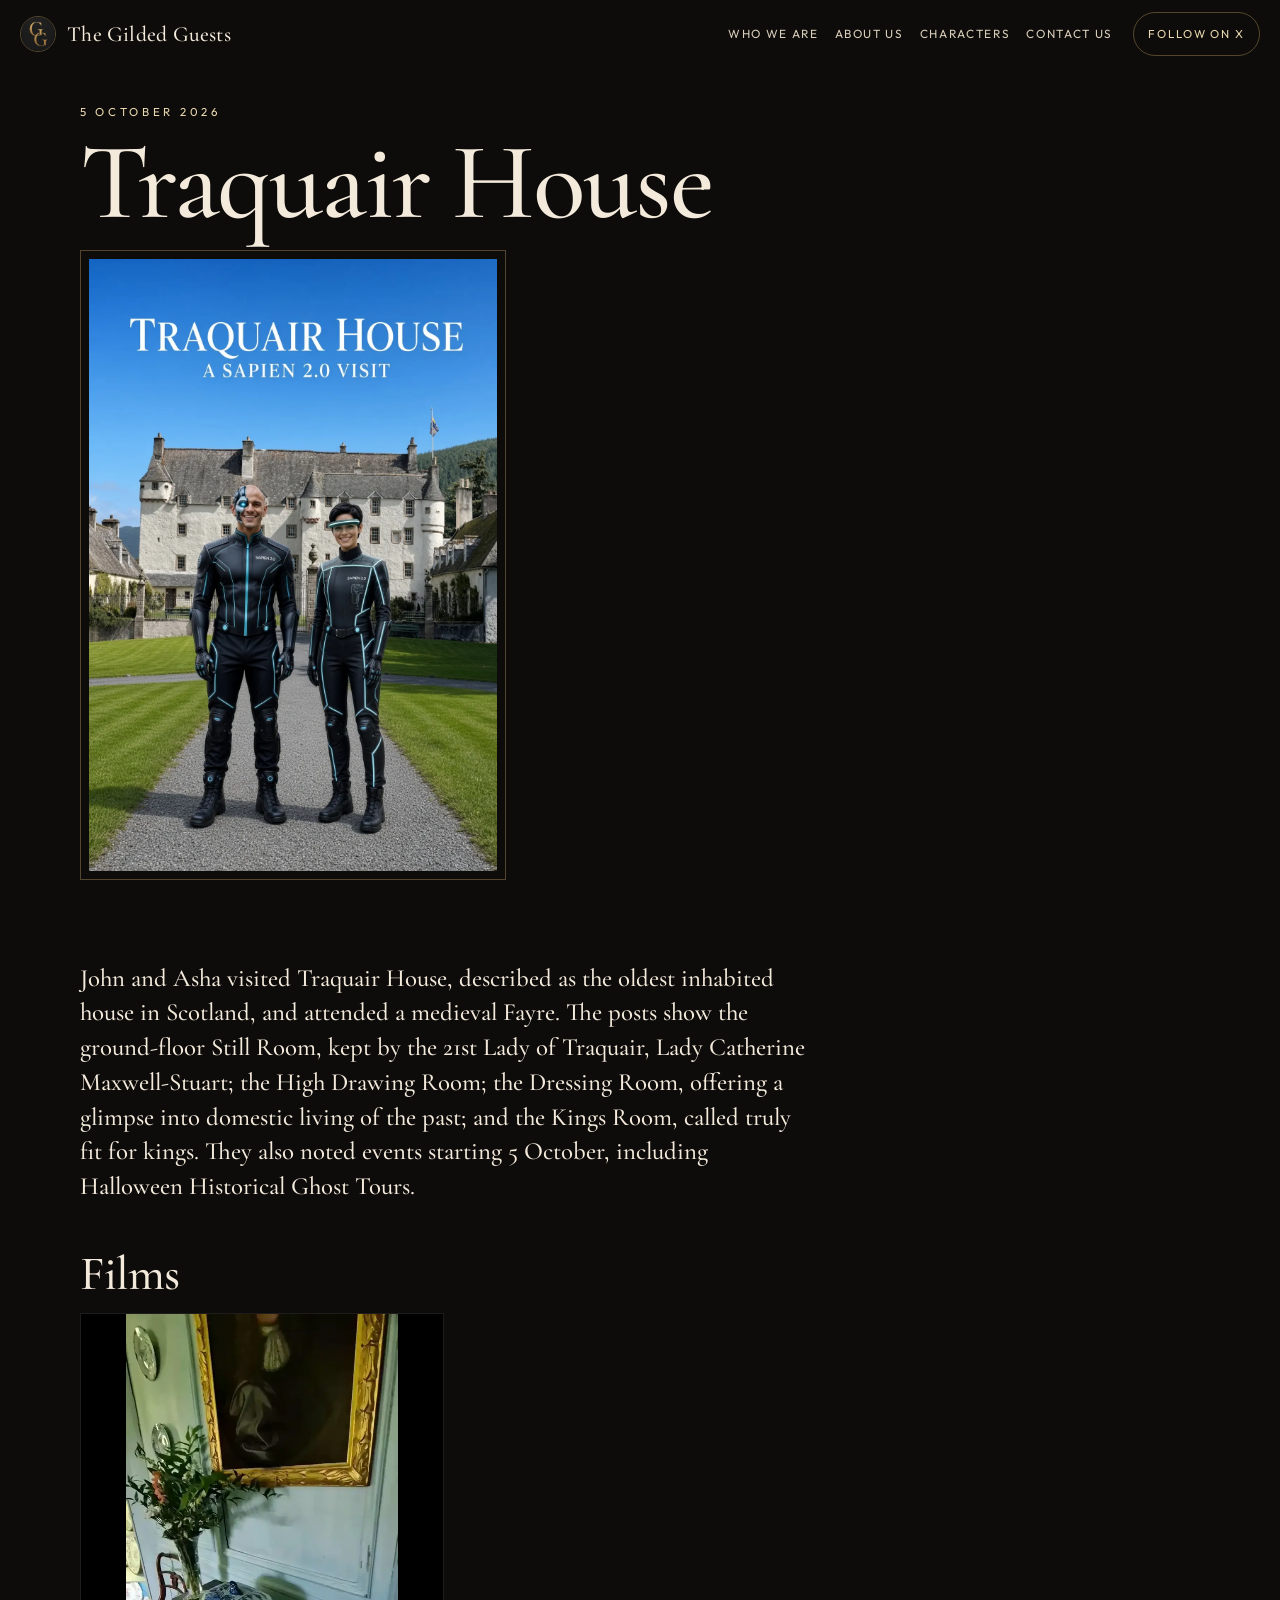
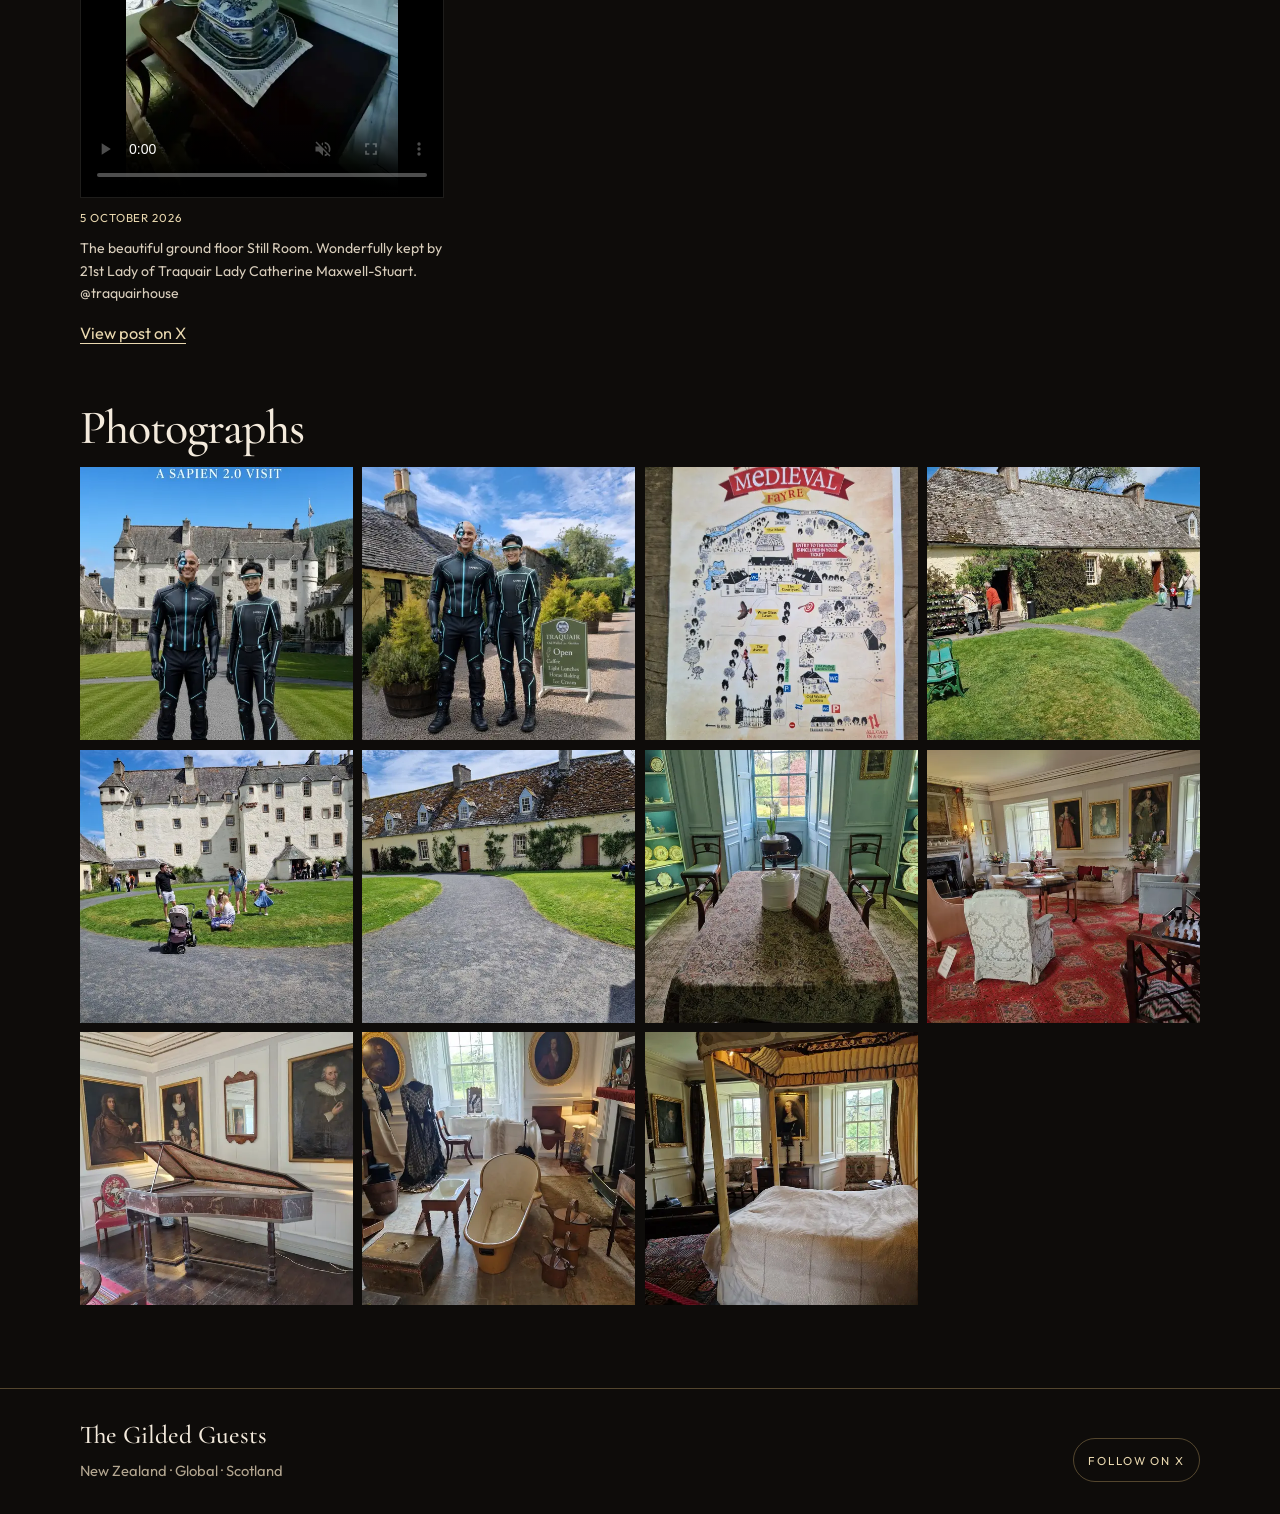
<file: traquair-house.html>
<!doctype html>
<html lang="en">
  <head>
    <meta charset="UTF-8" />
    <meta name="viewport" content="width=device-width, initial-scale=1, viewport-fit=cover" />
    <meta name="description" content="John and Asha visited Traquair House, described as the oldest inhabited house in Scotland, and attended a medieval Fayre. The posts show the ground-floor Still Room, kept by the 21" />
    <meta name="theme-color" content="#0e0c0a" />
    <title>Traquair House · The Gilded Guests</title>
    <link rel="icon" href="./brand/avatar.webp" />
    <script type="module" crossorigin src="./assets/site-BDGjuR7k.js"></script>
    <link rel="stylesheet" crossorigin href="./assets/site-Dx3Sk4I2.css?v=20261125b">
  </head>
  <body>
    <a class="skip" href="#content">Skip to content</a>
    
    
    <header class="site-header">
      <a class="brand" href="./index.html">
        <img src="./brand/avatar.webp" alt="" width="400" height="400" />
        <span>The Gilded Guests</span>
      </a>
      <nav class="visit-nav" aria-label="Site"><a class="nav-home" href="./index.html#who">Who we are</a><a href="./about.html">About us</a><a href="./characters.html">Characters</a><a href="./contact.html">Contact us</a></nav>
      <a class="nav-follow" href="https://x.com/TheGildedGuests" target="_blank" rel="noopener noreferrer">Follow on X</a>
    </header>
    
    <main id="content">
      <header class="visit-hero">
        <div class="wrap">
          <p class="eyebrow">5 October 2026</p>
          <h1>Traquair House</h1>
          <figure class="cover portrait">
            <img src="./media/traquair-house/3_2106931953211764736.webp" alt="John and Asha visit Traquair house." width="1152" height="1728" />
          </figure>
        </div>
      </header>
      <section class="band">
        <div class="wrap">
          <div class="summary"><p>John and Asha visited Traquair House, described as the oldest inhabited house in Scotland, and attended a medieval Fayre. The posts show the ground-floor Still Room, kept by the 21st Lady of Traquair, Lady Catherine Maxwell-Stuart; the High Drawing Room; the Dressing Room, offering a glimpse into domestic living of the past; and the Kings Room, called truly fit for kings. They also noted events starting 5 October, including Halloween Historical Ghost Tours.</p></div>
          <section class="section-block">
          <h2>Films</h2>
          <div class="films">
          <article class="film">
            <video controls muted playsinline preload="metadata" poster="./media/traquair-house/13_2107008572752269313-poster.webp">
              <source src="./media/traquair-house/13_2107008572752269313.mp4" type="video/mp4" />
            </video>
            <p class="when">5 October 2026</p>
            <p>The beautiful ground floor Still Room. Wonderfully kept by 21st Lady of Traquair Lady Catherine Maxwell-Stuart. @traquairhouse</p>
            <a href="https://x.com/TheGildedGuests/status/2107008620714217512" target="_blank" rel="noopener noreferrer">View post on X</a>
          </article></div>
        </section>
          
        <section class="section-block">
            <h2>Photographs</h2>
            <div class="gallery">
          <button type="button" class="shot" data-full="./media/traquair-house/3_2106931953211764736.webp" data-caption="John and Asha visit Traquair house." data-href="https://x.com/TheGildedGuests/status/2106931961029865769" data-alt="John and Asha visit Traquair house.">
            <img src="./media/traquair-house/3_2106931953211764736-thumb.webp" alt="John and Asha visit Traquair house." width="480" height="720" loading="lazy" decoding="async" />
          </button>
          <button type="button" class="shot" data-full="./media/traquair-house/3_2106932300508536832.webp" data-caption="We sent John and Asha to Traquair House, the oldest inhabited house in Scotland. And attended a medieval Fayre." data-href="https://x.com/TheGildedGuests/status/2106932316874698905" data-alt="We sent John and Asha to Traquair House, the oldest inhabited house in Scotland. And attended a medieval Fayre.">
            <img src="./media/traquair-house/3_2106932300508536832-thumb.webp" alt="We sent John and Asha to Traquair House, the oldest inhabited house in Scotland. And attended a medieval Fayre." width="720" height="480" loading="lazy" decoding="async" />
          </button>
          <button type="button" class="shot" data-full="./media/traquair-house/3_2106932309492715520.webp" data-caption="We sent John and Asha to Traquair House, the oldest inhabited house in Scotland. And attended a medieval Fayre." data-href="https://x.com/TheGildedGuests/status/2106932316874698905" data-alt="We sent John and Asha to Traquair House, the oldest inhabited house in Scotland. And attended a medieval Fayre.">
            <img src="./media/traquair-house/3_2106932309492715520-thumb.webp" alt="We sent John and Asha to Traquair House, the oldest inhabited house in Scotland. And attended a medieval Fayre." width="540" height="720" loading="lazy" decoding="async" />
          </button>
          <button type="button" class="shot" data-full="./media/traquair-house/3_2106932666222444544.webp" data-caption="" data-href="https://x.com/TheGildedGuests/status/2106932695477756325" data-alt="Photograph from Traquair House, 5 October 2026">
            <img src="./media/traquair-house/3_2106932666222444544-thumb.webp" alt="Photograph from Traquair House, 5 October 2026" width="720" height="540" loading="lazy" decoding="async" />
          </button>
          <button type="button" class="shot" data-full="./media/traquair-house/3_2106932676653633536.webp" data-caption="" data-href="https://x.com/TheGildedGuests/status/2106932695477756325" data-alt="Photograph from Traquair House, 5 October 2026">
            <img src="./media/traquair-house/3_2106932676653633536-thumb.webp" alt="Photograph from Traquair House, 5 October 2026" width="720" height="540" loading="lazy" decoding="async" />
          </button>
          <button type="button" class="shot" data-full="./media/traquair-house/3_2106932685839159296.webp" data-caption="" data-href="https://x.com/TheGildedGuests/status/2106932695477756325" data-alt="Photograph from Traquair House, 5 October 2026">
            <img src="./media/traquair-house/3_2106932685839159296-thumb.webp" alt="Photograph from Traquair House, 5 October 2026" width="720" height="540" loading="lazy" decoding="async" />
          </button>
          <button type="button" class="shot" data-full="./media/traquair-house/3_2107008612195565568.webp" data-caption="The beautiful ground floor Still Room. Wonderfully kept by 21st Lady of Traquair Lady Catherine Maxwell-Stuart. @traquairhouse" data-href="https://x.com/TheGildedGuests/status/2107008620714217512" data-alt="The beautiful ground floor Still Room. Wonderfully kept by 21st Lady of Traquair Lady Catherine Maxwell-Stuart. @traquairhouse">
            <img src="./media/traquair-house/3_2107008612195565568-thumb.webp" alt="The beautiful ground floor Still Room. Wonderfully kept by 21st Lady of Traquair Lady Catherine Maxwell-Stuart. @traquairhouse" width="540" height="720" loading="lazy" decoding="async" />
          </button>
          <button type="button" class="shot" data-full="./media/traquair-house/3_2107073900589015040.webp" data-caption="Inside the High Drawing Room at Traquair House @traquairhouse" data-href="https://x.com/TheGildedGuests/status/2107073922697195843" data-alt="Inside the High Drawing Room at Traquair House @traquairhouse">
            <img src="./media/traquair-house/3_2107073900589015040-thumb.webp" alt="Inside the High Drawing Room at Traquair House @traquairhouse" width="720" height="540" loading="lazy" decoding="async" />
          </button>
          <button type="button" class="shot" data-full="./media/traquair-house/3_2107073913989779456.webp" data-caption="Inside the High Drawing Room at Traquair House @traquairhouse" data-href="https://x.com/TheGildedGuests/status/2107073922697195843" data-alt="Inside the High Drawing Room at Traquair House @traquairhouse">
            <img src="./media/traquair-house/3_2107073913989779456-thumb.webp" alt="Inside the High Drawing Room at Traquair House @traquairhouse" width="540" height="720" loading="lazy" decoding="async" />
          </button>
          <button type="button" class="shot" data-full="./media/traquair-house/3_2107074970740551680.webp" data-caption="The Dressing Room @traquairhouse gives a glimpse into domestic living of the past." data-href="https://x.com/TheGildedGuests/status/2107074978919440659" data-alt="The Dressing Room @traquairhouse gives a glimpse into domestic living of the past.">
            <img src="./media/traquair-house/3_2107074970740551680-thumb.webp" alt="The Dressing Room @traquairhouse gives a glimpse into domestic living of the past." width="720" height="540" loading="lazy" decoding="async" />
          </button>
          <button type="button" class="shot" data-full="./media/traquair-house/3_2107076367187943424.webp" data-caption="The Kings Room at Traquair house @traquairhouse Truely fit for Kings. Photos: @NewWorldSapien1" data-href="https://x.com/TheGildedGuests/status/2107076376595517513" data-alt="The Kings Room at Traquair house @traquairhouse Truely fit for Kings. Photos: @NewWorldSapien1">
            <img src="./media/traquair-house/3_2107076367187943424-thumb.webp" alt="The Kings Room at Traquair house @traquairhouse Truely fit for Kings. Photos: @NewWorldSapien1" width="720" height="540" loading="lazy" decoding="async" />
          </button></div>
          </section>
        </div>
      </section>
    </main>
    
    <footer class="site-footer">
      <div class="wrap footer-row">
        <div>
          <p class="footer-name">The Gilded Guests</p>
          <p class="fine">New Zealand · Global · Scotland</p>
        </div>
        <a class="follow" href="https://x.com/TheGildedGuests" target="_blank" rel="noopener noreferrer">Follow on X</a>
      </div>
    </footer>
    
    
    
    <dialog id="lightbox" aria-label="Photograph">
      <div class="lb-frame">
        <button type="button" class="lb-close" data-close>Close</button>
        <button type="button" class="lb-nav prev" data-prev aria-label="Previous picture"></button>
        <figure>
          <img alt="" />
          <figcaption></figcaption>
        </figure>
        <button type="button" class="lb-nav next" data-next aria-label="Next picture"></button>
      </div>
    </dialog>
    
  </body>
</html>
</file>
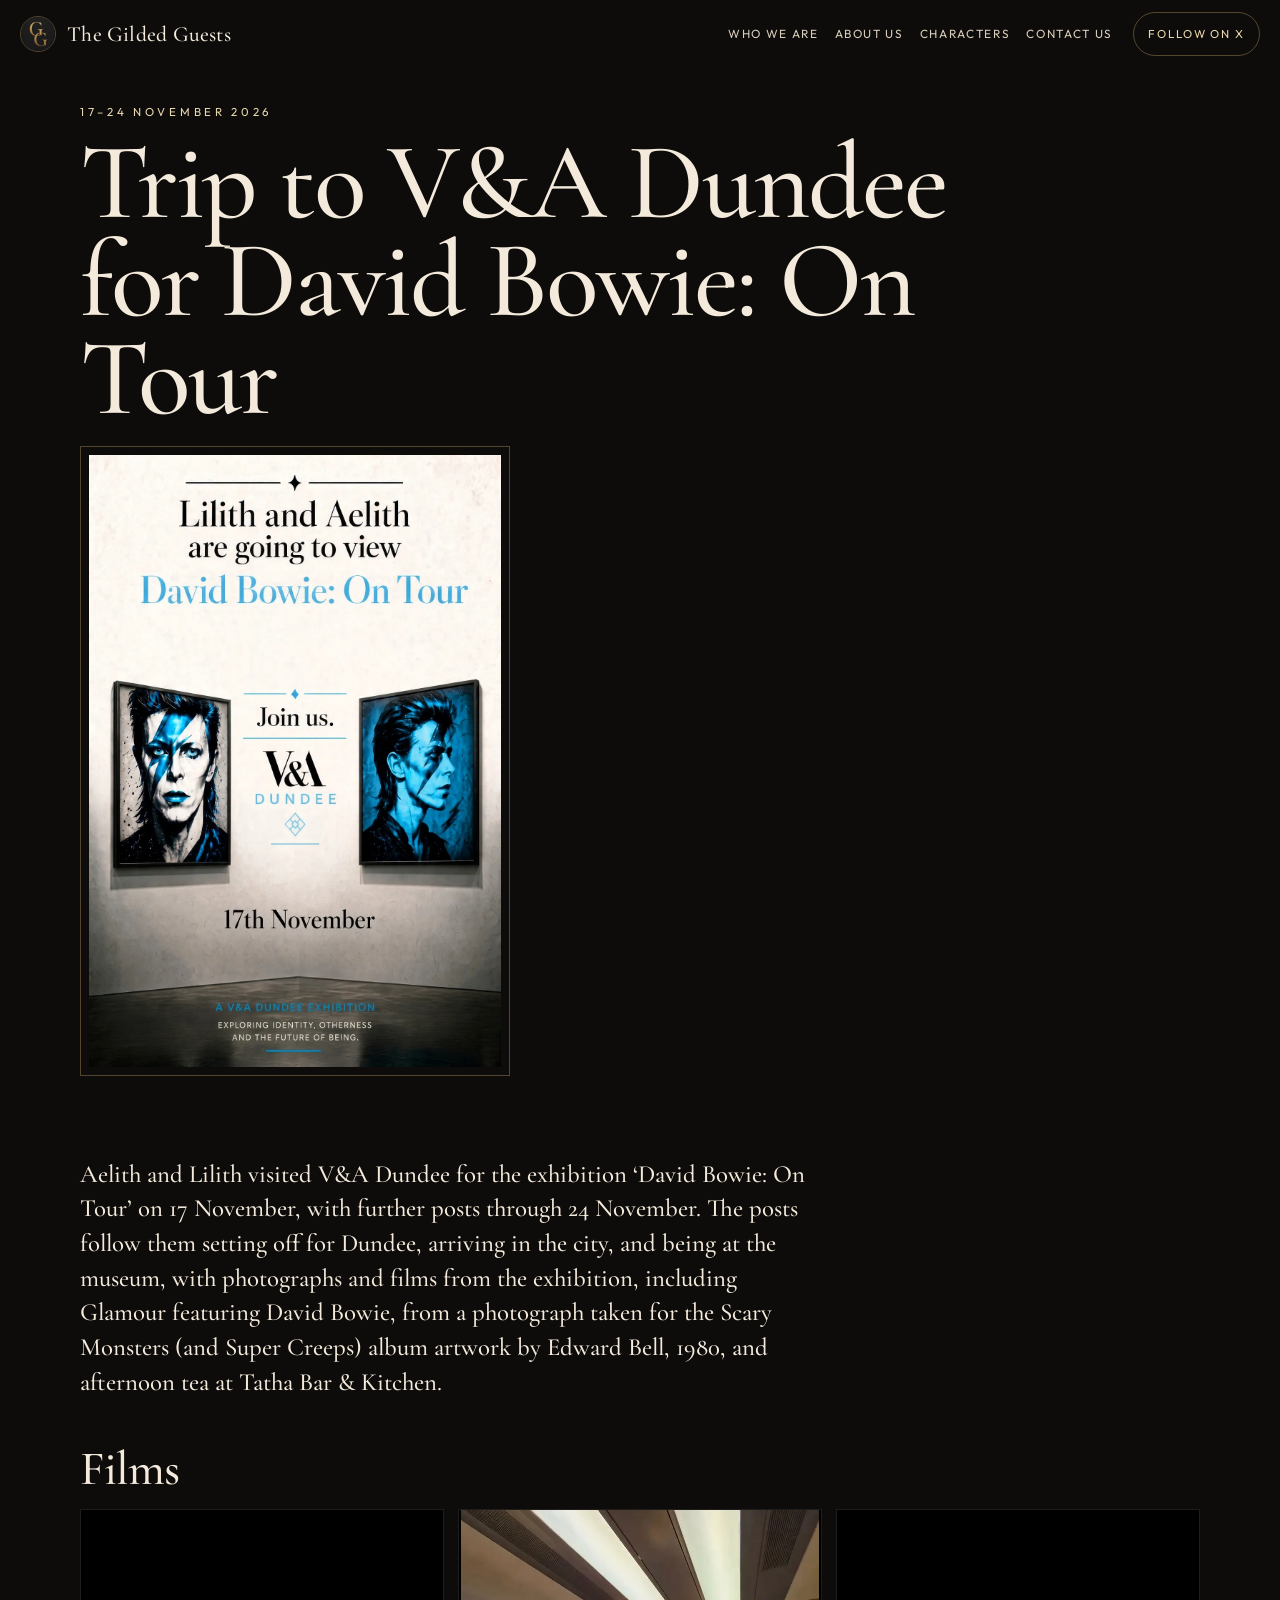
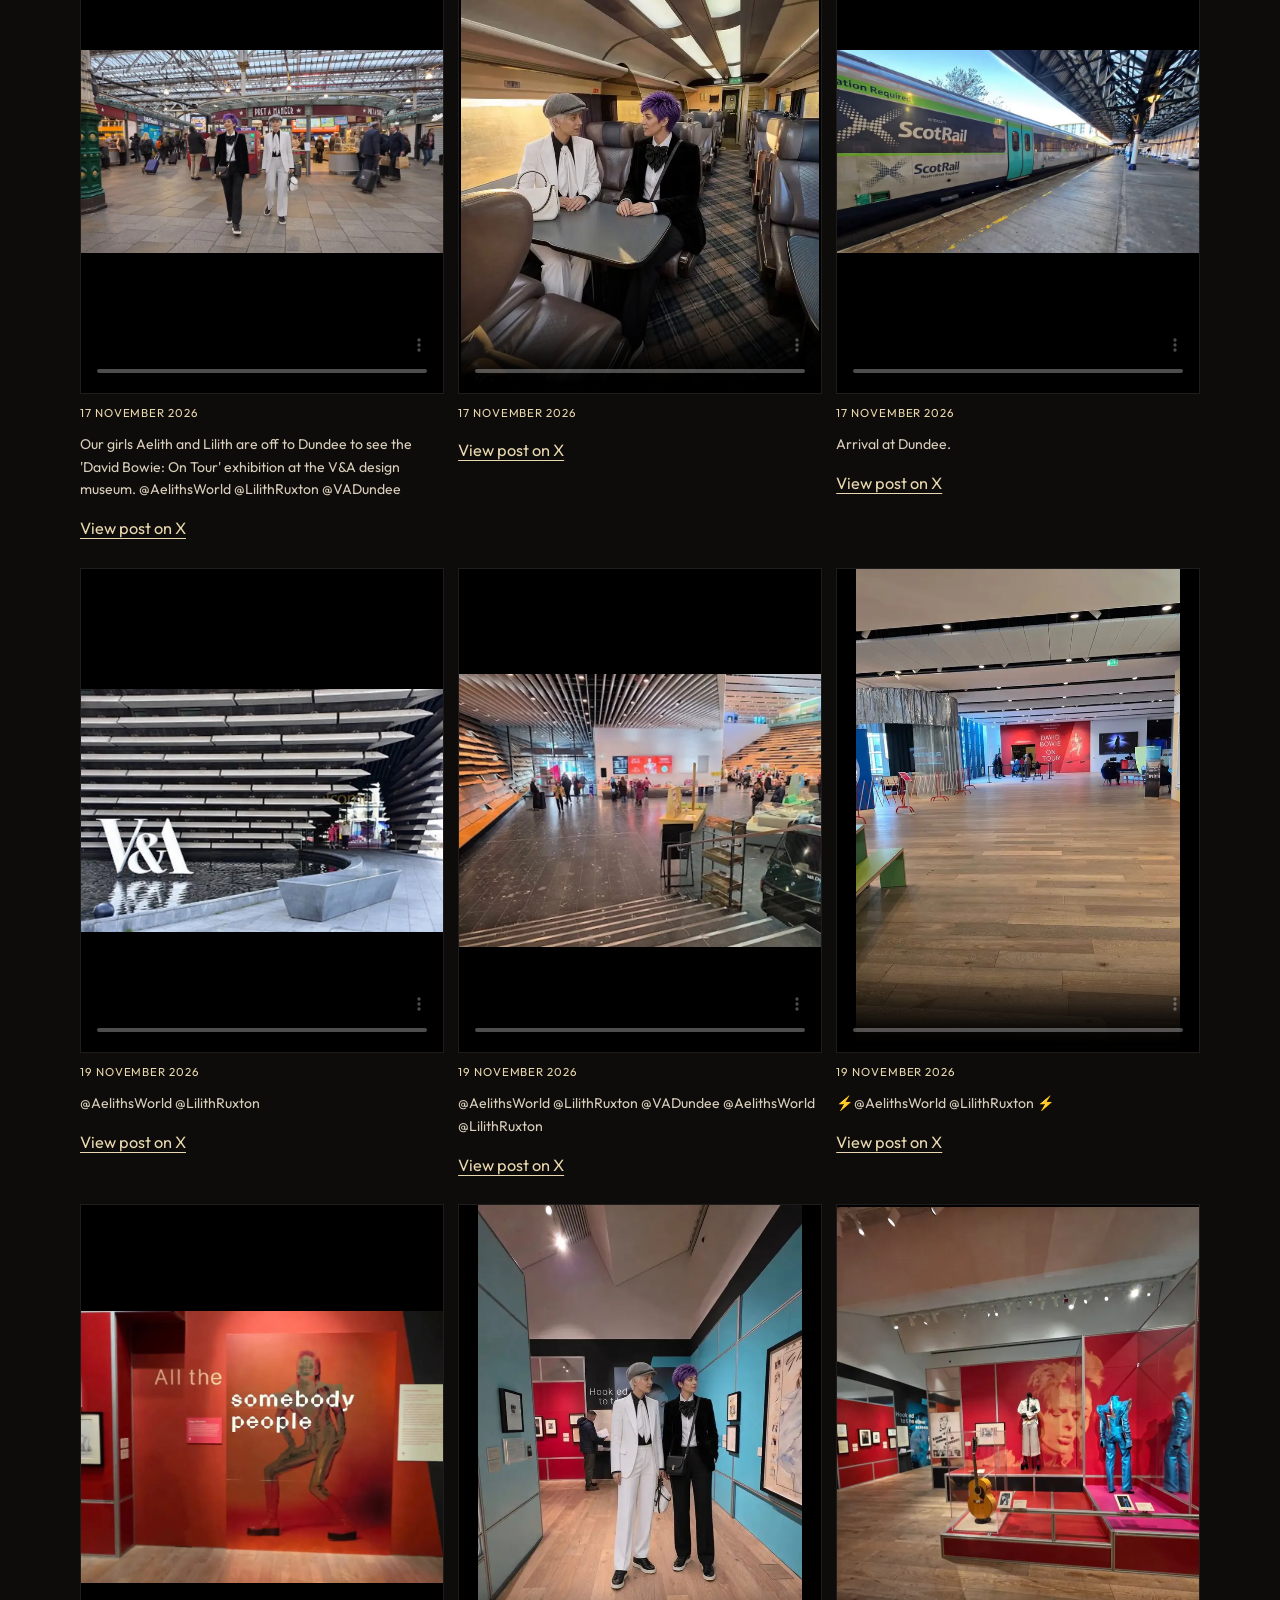
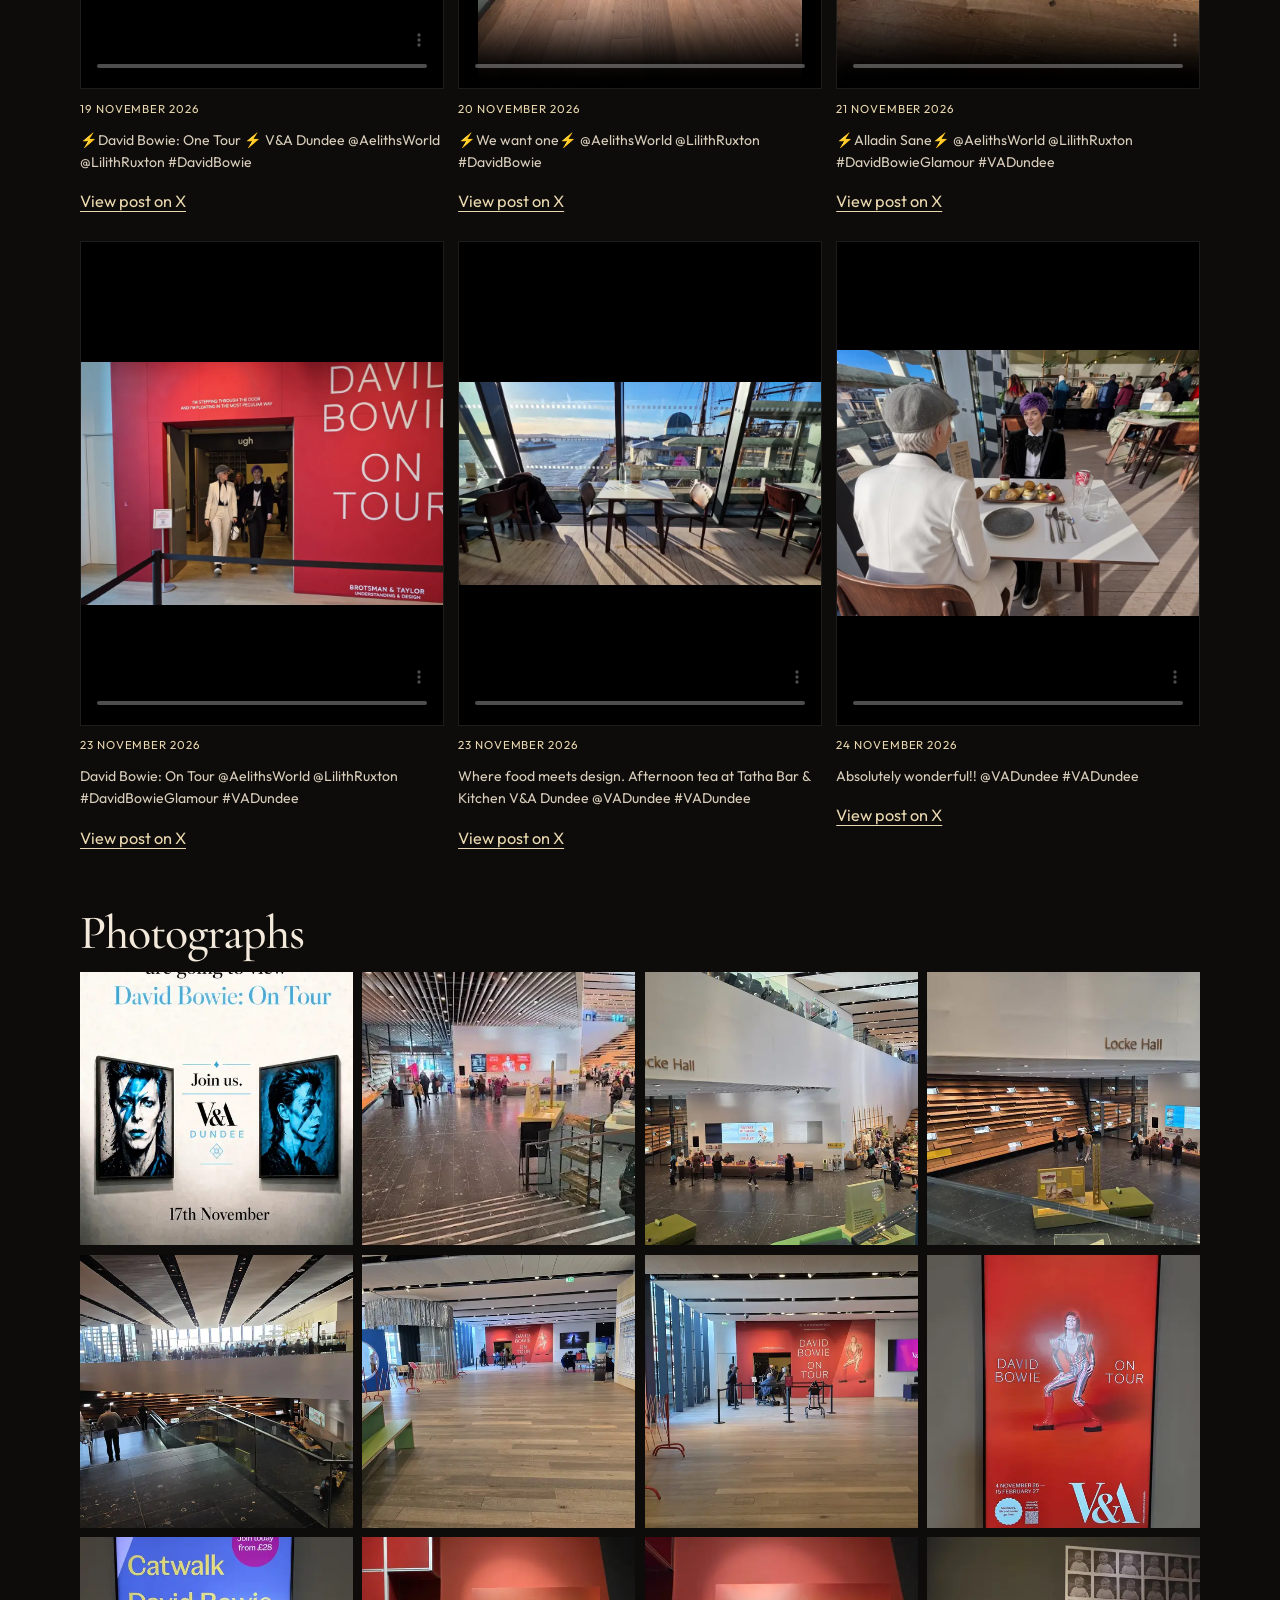
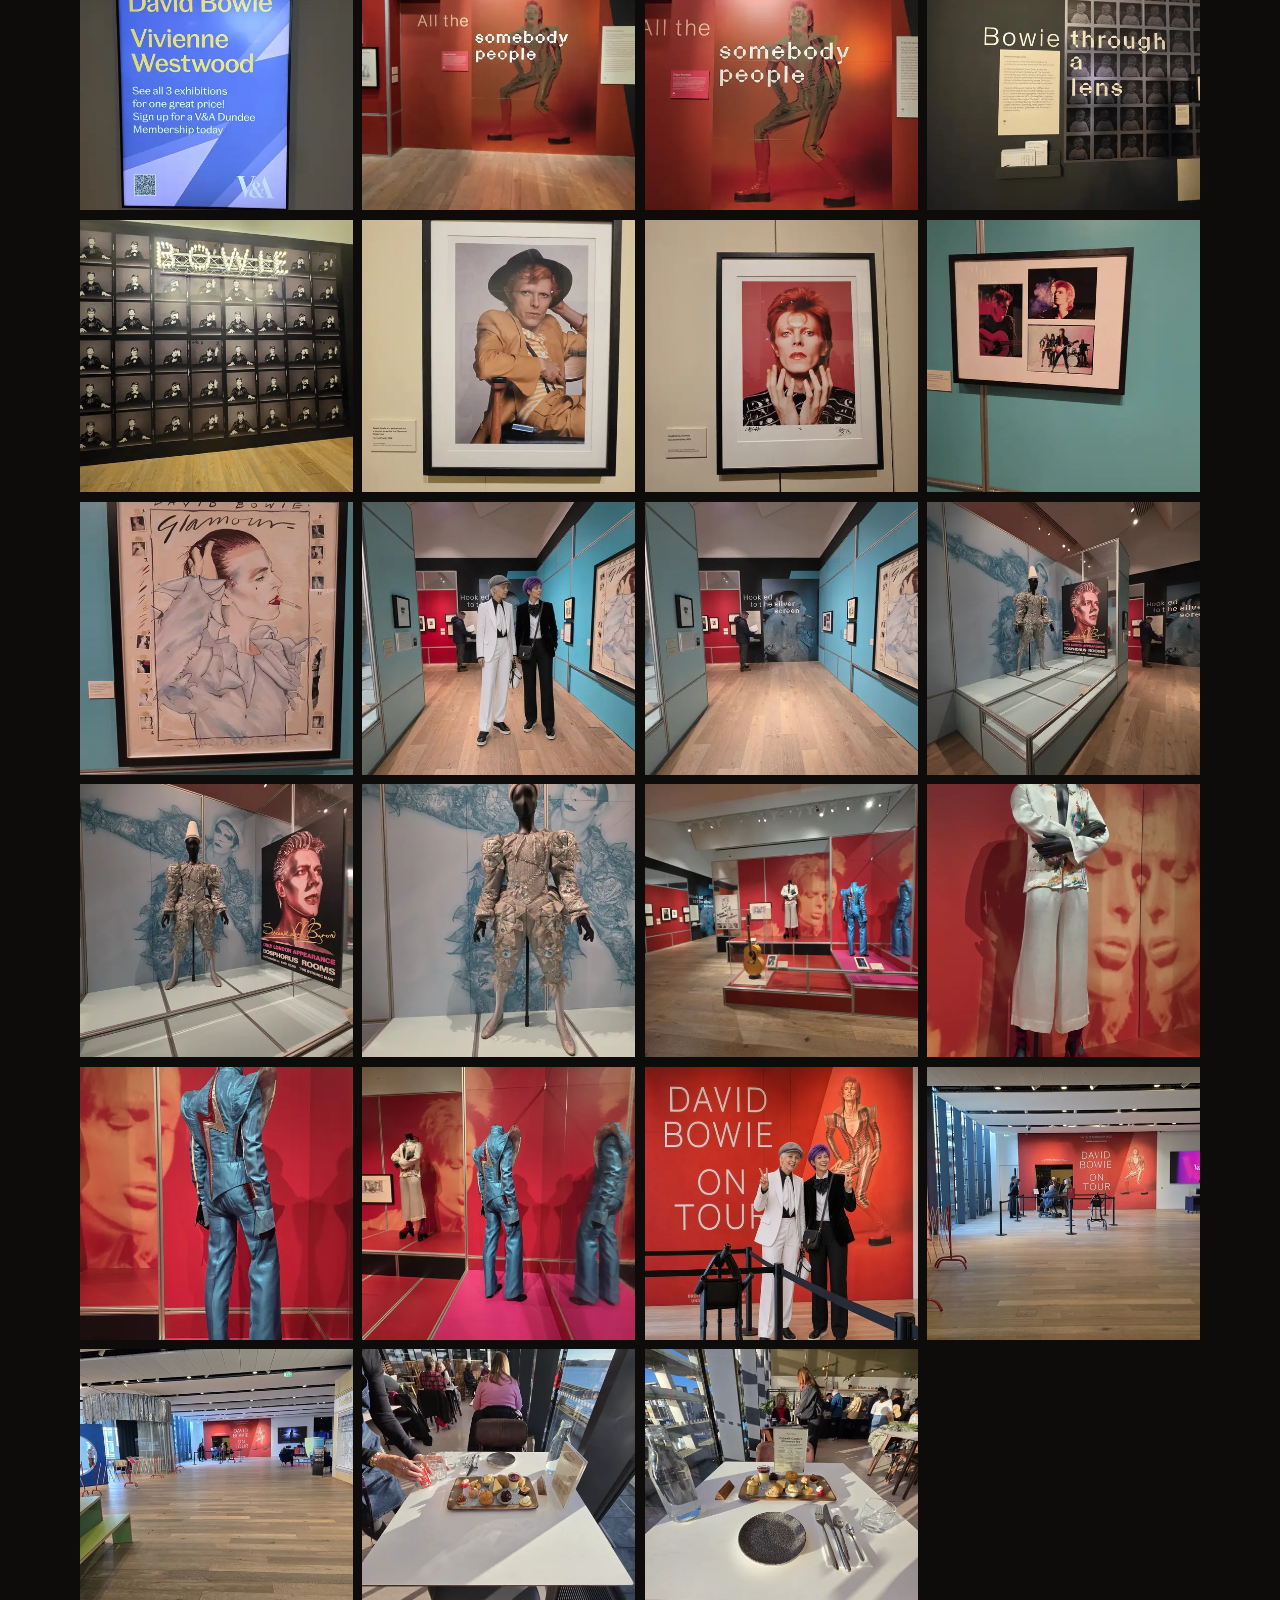
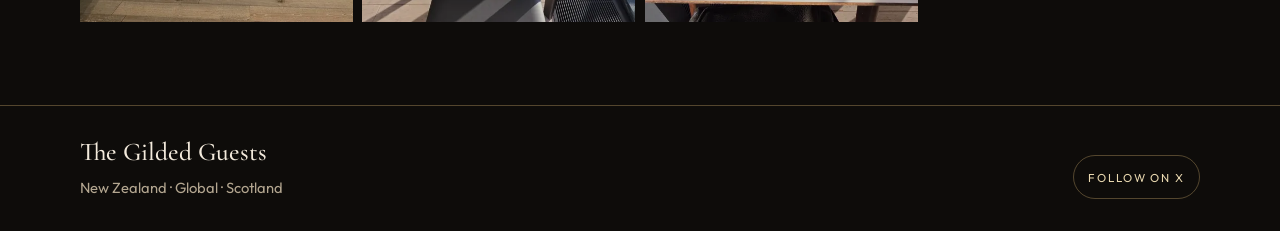
<file: va-dundee-david-bowie.html>
<!doctype html>
<html lang="en">
  <head>
    <meta charset="UTF-8" />
    <meta name="viewport" content="width=device-width, initial-scale=1, viewport-fit=cover" />
    <meta name="description" content="Aelith and Lilith visited V&amp;A Dundee for the exhibition ‘David Bowie: On Tour’ from 17 to 24 November. The posts follow them setting off for Dundee, arriving in the city, and being at the " />
    <meta name="theme-color" content="#0e0c0a" />
    <title>Trip to V&amp;A Dundee for David Bowie: On Tour · The Gilded Guests</title>
    <link rel="icon" href="./brand/avatar.webp" />
    <script type="module" crossorigin src="./assets/site-BDGjuR7k.js"></script>
    <link rel="stylesheet" crossorigin href="./assets/site-Dx3Sk4I2.css?v=20261125b">
  </head>
  <body>
    <a class="skip" href="#content">Skip to content</a>
    
    
    <header class="site-header">
      <a class="brand" href="./index.html">
        <img src="./brand/avatar.webp" alt="" width="400" height="400" />
        <span>The Gilded Guests</span>
      </a>
      <nav class="visit-nav" aria-label="Site"><a class="nav-home" href="./index.html#who">Who we are</a><a href="./about.html">About us</a><a href="./characters.html">Characters</a><a href="./contact.html">Contact us</a></nav>
      <a class="nav-follow" href="https://x.com/TheGildedGuests" target="_blank" rel="noopener noreferrer">Follow on X</a>
    </header>
    
    <main id="content">
      <header class="visit-hero">
        <div class="wrap">
          <p class="eyebrow">17–24 November 2026</p>
          <h1>Trip to V&amp;A Dundee for David Bowie: On Tour</h1>
          <figure class="cover portrait">
            <img src="./media/va-dundee-david-bowie/3_2118256644043997185.webp" alt="Lilith and Aelith are visiting the V&amp;A Museum in Dundee to view &#x27;David Bowie: On Tour&#x27;. Join us. 17th November. @VADundee" width="1152" height="1712" />
          </figure>
        </div>
      </header>
      <section class="band">
        <div class="wrap">
          <div class="summary"><p>Aelith and Lilith visited V&amp;A Dundee for the exhibition ‘David Bowie: On Tour’ on 17 November, with further posts through 24 November. The posts follow them setting off for Dundee, arriving in the city, and being at the museum, with photographs and films from the exhibition, including Glamour featuring David Bowie, from a photograph taken for the Scary Monsters (and Super Creeps) album artwork by Edward Bell, 1980, and afternoon tea at Tatha Bar &amp; Kitchen.</p></div>
          <section class="section-block">
          <h2>Films</h2>
          <div class="films">
          <article class="film">
            <video controls muted playsinline preload="metadata" poster="./media/va-dundee-david-bowie/13_2122582717577691136-poster.webp">
              <source src="./media/va-dundee-david-bowie/13_2122582717577691136.mp4" type="video/mp4" />
            </video>
            <p class="when">17 November 2026</p>
            <p>Our girls Aelith and Lilith are off to Dundee to see the &#x27;David Bowie: On Tour&#x27; exhibition at the V&amp;A design museum. @AelithsWorld @LilithRuxton @VADundee</p>
            <a href="https://x.com/TheGildedGuests/status/2122582767263510573" target="_blank" rel="noopener noreferrer">View post on X</a>
          </article>
          <article class="film">
            <video controls muted playsinline preload="metadata" poster="./media/va-dundee-david-bowie/13_2122603738506641408-poster.webp">
              <source src="./media/va-dundee-david-bowie/13_2122603738506641408.mp4" type="video/mp4" />
            </video>
            <p class="when">17 November 2026</p>
            
            <a href="https://x.com/TheGildedGuests/status/2122603775009718633" target="_blank" rel="noopener noreferrer">View post on X</a>
          </article>
          <article class="film">
            <video controls muted playsinline preload="metadata" poster="./media/va-dundee-david-bowie/13_2122661685253255168-poster.webp">
              <source src="./media/va-dundee-david-bowie/13_2122661685253255168.mp4" type="video/mp4" />
            </video>
            <p class="when">17 November 2026</p>
            <p>Arrival at Dundee.</p>
            <a href="https://x.com/TheGildedGuests/status/2122661744762126519" target="_blank" rel="noopener noreferrer">View post on X</a>
          </article>
          <article class="film">
            <video controls muted playsinline preload="metadata" poster="./media/va-dundee-david-bowie/13_2123400579871621120-poster.webp">
              <source src="./media/va-dundee-david-bowie/13_2123400579871621120.mp4" type="video/mp4" />
            </video>
            <p class="when">19 November 2026</p>
            <p>@AelithsWorld @LilithRuxton</p>
            <a href="https://x.com/TheGildedGuests/status/2123400610783633483" target="_blank" rel="noopener noreferrer">View post on X</a>
          </article>
          <article class="film">
            <video controls muted playsinline preload="metadata" poster="./media/va-dundee-david-bowie/13_2123418979524030464-poster.webp">
              <source src="./media/va-dundee-david-bowie/13_2123418979524030464.mp4" type="video/mp4" />
            </video>
            <p class="when">19 November 2026</p>
            <p>@AelithsWorld @LilithRuxton @VADundee @AelithsWorld @LilithRuxton</p>
            <a href="https://x.com/TheGildedGuests/status/2123419019764191544" target="_blank" rel="noopener noreferrer">View post on X</a>
          </article>
          <article class="film">
            <video controls muted playsinline preload="metadata" poster="./media/va-dundee-david-bowie/13_2123432302483329024-poster.webp">
              <source src="./media/va-dundee-david-bowie/13_2123432302483329024.mp4" type="video/mp4" />
            </video>
            <p class="when">19 November 2026</p>
            <p>⚡️@AelithsWorld @LilithRuxton ⚡️</p>
            <a href="https://x.com/TheGildedGuests/status/2123432349677535649" target="_blank" rel="noopener noreferrer">View post on X</a>
          </article>
          <article class="film">
            <video controls muted playsinline preload="metadata" poster="./media/va-dundee-david-bowie/13_2123498783329894400-poster.webp">
              <source src="./media/va-dundee-david-bowie/13_2123498783329894400.mp4" type="video/mp4" />
            </video>
            <p class="when">19 November 2026</p>
            <p>⚡️David Bowie: One Tour ⚡️ V&amp;A Dundee @AelithsWorld @LilithRuxton #DavidBowie</p>
            <a href="https://x.com/TheGildedGuests/status/2123498824799072288" target="_blank" rel="noopener noreferrer">View post on X</a>
          </article>
          <article class="film">
            <video controls muted playsinline preload="metadata" poster="./media/va-dundee-david-bowie/13_2123652901071708160-poster.webp">
              <source src="./media/va-dundee-david-bowie/13_2123652901071708160.mp4" type="video/mp4" />
            </video>
            <p class="when">20 November 2026</p>
            <p>⚡️We want one⚡️ @AelithsWorld @LilithRuxton #DavidBowie</p>
            <a href="https://x.com/TheGildedGuests/status/2123652941454221336" target="_blank" rel="noopener noreferrer">View post on X</a>
          </article>
          <article class="film">
            <video controls muted playsinline preload="metadata" poster="./media/va-dundee-david-bowie/13_2123997314499137536-poster.webp">
              <source src="./media/va-dundee-david-bowie/13_2123997314499137536.mp4" type="video/mp4" />
            </video>
            <p class="when">21 November 2026</p>
            <p>⚡️Alladin Sane⚡️ @AelithsWorld @LilithRuxton #DavidBowieGlamour #VADundee</p>
            <a href="https://x.com/TheGildedGuests/status/2123997342642905598" target="_blank" rel="noopener noreferrer">View post on X</a>
          </article>
          <article class="film">
            <video controls muted playsinline preload="metadata" poster="./media/va-dundee-david-bowie/13_2124731846504460288-poster.webp">
              <source src="./media/va-dundee-david-bowie/13_2124731846504460288.mp4" type="video/mp4" />
            </video>
            <p class="when">23 November 2026</p>
            <p>David Bowie: On Tour @AelithsWorld @LilithRuxton #DavidBowieGlamour #VADundee</p>
            <a href="https://x.com/TheGildedGuests/status/2124731886174163379" target="_blank" rel="noopener noreferrer">View post on X</a>
          </article>
          <article class="film">
            <video controls muted playsinline preload="metadata" poster="./media/va-dundee-david-bowie/13_2124768324794163200-poster.webp">
              <source src="./media/va-dundee-david-bowie/13_2124768324794163200.mp4" type="video/mp4" />
            </video>
            <p class="when">23 November 2026</p>
            <p>Where food meets design. Afternoon tea at Tatha Bar &amp; Kitchen V&amp;A Dundee @VADundee #VADundee</p>
            <a href="https://x.com/TheGildedGuests/status/2124768378191839293" target="_blank" rel="noopener noreferrer">View post on X</a>
          </article>
          <article class="film">
            <video controls muted playsinline preload="metadata" poster="./media/va-dundee-david-bowie/13_2125168357905428481-poster.webp">
              <source src="./media/va-dundee-david-bowie/13_2125168357905428481.mp4" type="video/mp4" />
            </video>
            <p class="when">24 November 2026</p>
            <p>Absolutely wonderful!! @VADundee #VADundee</p>
            <a href="https://x.com/TheGildedGuests/status/2125168403912741164" target="_blank" rel="noopener noreferrer">View post on X</a>
          </article></div>
        </section>
          
        <section class="section-block">
            <h2>Photographs</h2>
            <div class="gallery">
          <button type="button" class="shot" data-full="./media/va-dundee-david-bowie/3_2118256644043997185.webp" data-caption="Lilith and Aelith are visiting the V&amp;A Museum in Dundee to view &#x27;David Bowie: On Tour&#x27;. Join us. 17th November. @VADundee" data-href="https://x.com/TheGildedGuests/status/2118256652533281084" data-alt="Lilith and Aelith are visiting the V&amp;A Museum in Dundee to view &#x27;David Bowie: On Tour&#x27;. Join us. 17th November. @VADundee">
            <img src="./media/va-dundee-david-bowie/3_2118256644043997185-thumb.webp" alt="Lilith and Aelith are visiting the V&amp;A Museum in Dundee to view &#x27;David Bowie: On Tour&#x27;. Join us. 17th November. @VADundee" width="484" height="720" loading="lazy" decoding="async" />
          </button>
          <button type="button" class="shot" data-full="./media/va-dundee-david-bowie/3_2123432906903482368.webp" data-caption="@AelithsWorld @LilithRuxton @VADundee @AelithsWorld @LilithRuxton" data-href="https://x.com/TheGildedGuests/status/2123432967980847322" data-alt="@AelithsWorld @LilithRuxton @VADundee @AelithsWorld @LilithRuxton">
            <img src="./media/va-dundee-david-bowie/3_2123432906903482368-thumb.webp" alt="@AelithsWorld @LilithRuxton @VADundee @AelithsWorld @LilithRuxton" width="523" height="391" loading="lazy" decoding="async" />
          </button>
          <button type="button" class="shot" data-full="./media/va-dundee-david-bowie/3_2123432918332932096.webp" data-caption="@AelithsWorld @LilithRuxton @VADundee @AelithsWorld @LilithRuxton" data-href="https://x.com/TheGildedGuests/status/2123432967980847322" data-alt="@AelithsWorld @LilithRuxton @VADundee @AelithsWorld @LilithRuxton">
            <img src="./media/va-dundee-david-bowie/3_2123432918332932096-thumb.webp" alt="@AelithsWorld @LilithRuxton @VADundee @AelithsWorld @LilithRuxton" width="720" height="540" loading="lazy" decoding="async" />
          </button>
          <button type="button" class="shot" data-full="./media/va-dundee-david-bowie/3_2123432936502693889.webp" data-caption="@AelithsWorld @LilithRuxton @VADundee @AelithsWorld @LilithRuxton" data-href="https://x.com/TheGildedGuests/status/2123432967980847322" data-alt="@AelithsWorld @LilithRuxton @VADundee @AelithsWorld @LilithRuxton">
            <img src="./media/va-dundee-david-bowie/3_2123432936502693889-thumb.webp" alt="@AelithsWorld @LilithRuxton @VADundee @AelithsWorld @LilithRuxton" width="720" height="540" loading="lazy" decoding="async" />
          </button>
          <button type="button" class="shot" data-full="./media/va-dundee-david-bowie/3_2123432953074397184.webp" data-caption="@AelithsWorld @LilithRuxton @VADundee @AelithsWorld @LilithRuxton" data-href="https://x.com/TheGildedGuests/status/2123432967980847322" data-alt="@AelithsWorld @LilithRuxton @VADundee @AelithsWorld @LilithRuxton">
            <img src="./media/va-dundee-david-bowie/3_2123432953074397184-thumb.webp" alt="@AelithsWorld @LilithRuxton @VADundee @AelithsWorld @LilithRuxton" width="720" height="540" loading="lazy" decoding="async" />
          </button>
          <button type="button" class="shot" data-full="./media/va-dundee-david-bowie/3_2123433601564127232.webp" data-caption="@AelithsWorld @LilithRuxton" data-href="https://x.com/TheGildedGuests/status/2123433661290959105" data-alt="@AelithsWorld @LilithRuxton">
            <img src="./media/va-dundee-david-bowie/3_2123433601564127232-thumb.webp" alt="@AelithsWorld @LilithRuxton" width="540" height="720" loading="lazy" decoding="async" />
          </button>
          <button type="button" class="shot" data-full="./media/va-dundee-david-bowie/3_2123433620966973440.webp" data-caption="@AelithsWorld @LilithRuxton" data-href="https://x.com/TheGildedGuests/status/2123433661290959105" data-alt="@AelithsWorld @LilithRuxton">
            <img src="./media/va-dundee-david-bowie/3_2123433620966973440-thumb.webp" alt="@AelithsWorld @LilithRuxton" width="540" height="720" loading="lazy" decoding="async" />
          </button>
          <button type="button" class="shot" data-full="./media/va-dundee-david-bowie/3_2123433635198242816.webp" data-caption="@AelithsWorld @LilithRuxton" data-href="https://x.com/TheGildedGuests/status/2123433661290959105" data-alt="@AelithsWorld @LilithRuxton">
            <img src="./media/va-dundee-david-bowie/3_2123433635198242816-thumb.webp" alt="@AelithsWorld @LilithRuxton" width="540" height="720" loading="lazy" decoding="async" />
          </button>
          <button type="button" class="shot" data-full="./media/va-dundee-david-bowie/3_2123433650046021632.webp" data-caption="@AelithsWorld @LilithRuxton" data-href="https://x.com/TheGildedGuests/status/2123433661290959105" data-alt="@AelithsWorld @LilithRuxton">
            <img src="./media/va-dundee-david-bowie/3_2123433650046021632-thumb.webp" alt="@AelithsWorld @LilithRuxton" width="540" height="720" loading="lazy" decoding="async" />
          </button>
          <button type="button" class="shot" data-full="./media/va-dundee-david-bowie/3_2123499608261423106.webp" data-caption="@AelithsWorld @LilithRuxton @VADundee @AelithsWorld @TheGildedGuests #DavidBowie" data-href="https://x.com/TheGildedGuests/status/2123499669095690583" data-alt="@AelithsWorld @LilithRuxton @VADundee @AelithsWorld @TheGildedGuests #DavidBowie">
            <img src="./media/va-dundee-david-bowie/3_2123499608261423106-thumb.webp" alt="@AelithsWorld @LilithRuxton @VADundee @AelithsWorld @TheGildedGuests #DavidBowie" width="540" height="720" loading="lazy" decoding="async" />
          </button>
          <button type="button" class="shot" data-full="./media/va-dundee-david-bowie/3_2123499622031327232.webp" data-caption="@AelithsWorld @LilithRuxton @VADundee @AelithsWorld @TheGildedGuests #DavidBowie" data-href="https://x.com/TheGildedGuests/status/2123499669095690583" data-alt="@AelithsWorld @LilithRuxton @VADundee @AelithsWorld @TheGildedGuests #DavidBowie">
            <img src="./media/va-dundee-david-bowie/3_2123499622031327232-thumb.webp" alt="@AelithsWorld @LilithRuxton @VADundee @AelithsWorld @TheGildedGuests #DavidBowie" width="720" height="540" loading="lazy" decoding="async" />
          </button>
          <button type="button" class="shot" data-full="./media/va-dundee-david-bowie/3_2123499640687648769.webp" data-caption="@AelithsWorld @LilithRuxton @VADundee @AelithsWorld @TheGildedGuests #DavidBowie" data-href="https://x.com/TheGildedGuests/status/2123499669095690583" data-alt="@AelithsWorld @LilithRuxton @VADundee @AelithsWorld @TheGildedGuests #DavidBowie">
            <img src="./media/va-dundee-david-bowie/3_2123499640687648769-thumb.webp" alt="@AelithsWorld @LilithRuxton @VADundee @AelithsWorld @TheGildedGuests #DavidBowie" width="540" height="720" loading="lazy" decoding="async" />
          </button>
          <button type="button" class="shot" data-full="./media/va-dundee-david-bowie/3_2123499656265256960.webp" data-caption="@AelithsWorld @LilithRuxton @VADundee @AelithsWorld @TheGildedGuests #DavidBowie" data-href="https://x.com/TheGildedGuests/status/2123499669095690583" data-alt="@AelithsWorld @LilithRuxton @VADundee @AelithsWorld @TheGildedGuests #DavidBowie">
            <img src="./media/va-dundee-david-bowie/3_2123499656265256960-thumb.webp" alt="@AelithsWorld @LilithRuxton @VADundee @AelithsWorld @TheGildedGuests #DavidBowie" width="720" height="540" loading="lazy" decoding="async" />
          </button>
          <button type="button" class="shot" data-full="./media/va-dundee-david-bowie/3_2123600009870671872.webp" data-caption="⚡️David Bowie: One Tour ⚡️ V&amp;A Dundee @AelithsWorld @LilithRuxton #DavidBowie" data-href="https://x.com/TheGildedGuests/status/2123600057102729465" data-alt="⚡️David Bowie: One Tour ⚡️ V&amp;A Dundee @AelithsWorld @LilithRuxton #DavidBowie">
            <img src="./media/va-dundee-david-bowie/3_2123600009870671872-thumb.webp" alt="⚡️David Bowie: One Tour ⚡️ V&amp;A Dundee @AelithsWorld @LilithRuxton #DavidBowie" width="540" height="720" loading="lazy" decoding="async" />
          </button>
          <button type="button" class="shot" data-full="./media/va-dundee-david-bowie/3_2123600028807856128.webp" data-caption="⚡️David Bowie: One Tour ⚡️ V&amp;A Dundee @AelithsWorld @LilithRuxton #DavidBowie" data-href="https://x.com/TheGildedGuests/status/2123600057102729465" data-alt="⚡️David Bowie: One Tour ⚡️ V&amp;A Dundee @AelithsWorld @LilithRuxton #DavidBowie">
            <img src="./media/va-dundee-david-bowie/3_2123600028807856128-thumb.webp" alt="⚡️David Bowie: One Tour ⚡️ V&amp;A Dundee @AelithsWorld @LilithRuxton #DavidBowie" width="540" height="720" loading="lazy" decoding="async" />
          </button>
          <button type="button" class="shot" data-full="./media/va-dundee-david-bowie/3_2123600045765529600.webp" data-caption="⚡️David Bowie: One Tour ⚡️ V&amp;A Dundee @AelithsWorld @LilithRuxton #DavidBowie" data-href="https://x.com/TheGildedGuests/status/2123600057102729465" data-alt="⚡️David Bowie: One Tour ⚡️ V&amp;A Dundee @AelithsWorld @LilithRuxton #DavidBowie">
            <img src="./media/va-dundee-david-bowie/3_2123600045765529600-thumb.webp" alt="⚡️David Bowie: One Tour ⚡️ V&amp;A Dundee @AelithsWorld @LilithRuxton #DavidBowie" width="720" height="540" loading="lazy" decoding="async" />
          </button>
          <button type="button" class="shot" data-full="./media/va-dundee-david-bowie/3_2123602765050167297.webp" data-caption="Glamour featuring David Bowie, using a photograph from the shoot for the Scary Monsters (and Super Creeps) album artwork. Edward Bell, 1980 ----------------------------------------- ⚡️David Bowie: On Tour⚡️ V&amp;A Dundee @AelithsWorld @LilithRuxton #DavidBowieGlamour" data-href="https://x.com/TheGildedGuests/status/2123602777104650681" data-alt="Glamour featuring David Bowie, using a photograph from the shoot for the Scary Monsters (and Super Creeps) album artwork. Edward Bell, 1980 ----------------------------------------- ⚡️David Bowie: On Tour⚡️ V&amp;A Dundee @AelithsWorld @LilithRuxton #DavidBowieGlamour">
            <img src="./media/va-dundee-david-bowie/3_2123602765050167297-thumb.webp" alt="Glamour featuring David Bowie, using a photograph from the shoot for the Scary Monsters (and Super Creeps) album artwork. Edward Bell, 1980 ----------------------------------------- ⚡️David Bowie: On Tour⚡️ V&amp;A Dundee @AelithsWorld @LilithRuxton #DavidBowieGlamour" width="540" height="720" loading="lazy" decoding="async" />
          </button>
          <button type="button" class="shot" data-full="./media/va-dundee-david-bowie/3_2123632116101791744.webp" data-caption="@AelithsWorld @LilithRuxton @VADundee ⚡️David Bowie: On Tour⚡️ V&amp;A Dundee @AelithsWorld @LilithRuxton #DavidBowieGlamour" data-href="https://x.com/TheGildedGuests/status/2123632128193921413" data-alt="@AelithsWorld @LilithRuxton @VADundee ⚡️David Bowie: On Tour⚡️ V&amp;A Dundee @AelithsWorld @LilithRuxton #DavidBowieGlamour">
            <img src="./media/va-dundee-david-bowie/3_2123632116101791744-thumb.webp" alt="@AelithsWorld @LilithRuxton @VADundee ⚡️David Bowie: On Tour⚡️ V&amp;A Dundee @AelithsWorld @LilithRuxton #DavidBowieGlamour" width="540" height="720" loading="lazy" decoding="async" />
          </button>
          <button type="button" class="shot" data-full="./media/va-dundee-david-bowie/3_2123654886097338368.webp" data-caption="@AelithsWorld @LilithRuxton @VADundee @AelithsWorld @LilithRuxton #DavidBowie" data-href="https://x.com/TheGildedGuests/status/2123654953155932554" data-alt="@AelithsWorld @LilithRuxton @VADundee @AelithsWorld @LilithRuxton #DavidBowie">
            <img src="./media/va-dundee-david-bowie/3_2123654886097338368-thumb.webp" alt="@AelithsWorld @LilithRuxton @VADundee @AelithsWorld @LilithRuxton #DavidBowie" width="540" height="720" loading="lazy" decoding="async" />
          </button>
          <button type="button" class="shot" data-full="./media/va-dundee-david-bowie/3_2123654905047232512.webp" data-caption="@AelithsWorld @LilithRuxton @VADundee @AelithsWorld @LilithRuxton #DavidBowie" data-href="https://x.com/TheGildedGuests/status/2123654953155932554" data-alt="@AelithsWorld @LilithRuxton @VADundee @AelithsWorld @LilithRuxton #DavidBowie">
            <img src="./media/va-dundee-david-bowie/3_2123654905047232512-thumb.webp" alt="@AelithsWorld @LilithRuxton @VADundee @AelithsWorld @LilithRuxton #DavidBowie" width="540" height="720" loading="lazy" decoding="async" />
          </button>
          <button type="button" class="shot" data-full="./media/va-dundee-david-bowie/3_2123654924626235392.webp" data-caption="@AelithsWorld @LilithRuxton @VADundee @AelithsWorld @LilithRuxton #DavidBowie" data-href="https://x.com/TheGildedGuests/status/2123654953155932554" data-alt="@AelithsWorld @LilithRuxton @VADundee @AelithsWorld @LilithRuxton #DavidBowie">
            <img src="./media/va-dundee-david-bowie/3_2123654924626235392-thumb.webp" alt="@AelithsWorld @LilithRuxton @VADundee @AelithsWorld @LilithRuxton #DavidBowie" width="540" height="720" loading="lazy" decoding="async" />
          </button>
          <button type="button" class="shot" data-full="./media/va-dundee-david-bowie/3_2123654943563542528.webp" data-caption="@AelithsWorld @LilithRuxton @VADundee @AelithsWorld @LilithRuxton #DavidBowie" data-href="https://x.com/TheGildedGuests/status/2123654953155932554" data-alt="@AelithsWorld @LilithRuxton @VADundee @AelithsWorld @LilithRuxton #DavidBowie">
            <img src="./media/va-dundee-david-bowie/3_2123654943563542528-thumb.webp" alt="@AelithsWorld @LilithRuxton @VADundee @AelithsWorld @LilithRuxton #DavidBowie" width="540" height="720" loading="lazy" decoding="async" />
          </button>
          <button type="button" class="shot" data-full="./media/va-dundee-david-bowie/3_2123998637890101248.webp" data-caption="@AelithsWorld @LilithRuxton" data-href="https://x.com/TheGildedGuests/status/2123998696794943791" data-alt="@AelithsWorld @LilithRuxton">
            <img src="./media/va-dundee-david-bowie/3_2123998637890101248-thumb.webp" alt="@AelithsWorld @LilithRuxton" width="540" height="720" loading="lazy" decoding="async" />
          </button>
          <button type="button" class="shot" data-full="./media/va-dundee-david-bowie/3_2123998656005328896.webp" data-caption="@AelithsWorld @LilithRuxton" data-href="https://x.com/TheGildedGuests/status/2123998696794943791" data-alt="@AelithsWorld @LilithRuxton">
            <img src="./media/va-dundee-david-bowie/3_2123998656005328896-thumb.webp" alt="@AelithsWorld @LilithRuxton" width="540" height="720" loading="lazy" decoding="async" />
          </button>
          <button type="button" class="shot" data-full="./media/va-dundee-david-bowie/3_2123998671335575552.webp" data-caption="@AelithsWorld @LilithRuxton" data-href="https://x.com/TheGildedGuests/status/2123998696794943791" data-alt="@AelithsWorld @LilithRuxton">
            <img src="./media/va-dundee-david-bowie/3_2123998671335575552-thumb.webp" alt="@AelithsWorld @LilithRuxton" width="540" height="720" loading="lazy" decoding="async" />
          </button>
          <button type="button" class="shot" data-full="./media/va-dundee-david-bowie/3_2123998687110266881.webp" data-caption="@AelithsWorld @LilithRuxton" data-href="https://x.com/TheGildedGuests/status/2123998696794943791" data-alt="@AelithsWorld @LilithRuxton">
            <img src="./media/va-dundee-david-bowie/3_2123998687110266881-thumb.webp" alt="@AelithsWorld @LilithRuxton" width="540" height="720" loading="lazy" decoding="async" />
          </button>
          <button type="button" class="shot" data-full="./media/va-dundee-david-bowie/3_2124732129204690944.webp" data-caption="@AelithsWorld @LilithRuxton" data-href="https://x.com/TheGildedGuests/status/2124732176189239709" data-alt="@AelithsWorld @LilithRuxton">
            <img src="./media/va-dundee-david-bowie/3_2124732129204690944-thumb.webp" alt="@AelithsWorld @LilithRuxton" width="540" height="720" decoding="async" />
          </button>
          <button type="button" class="shot" data-full="./media/va-dundee-david-bowie/3_2124732145273126912.webp" data-caption="@AelithsWorld @LilithRuxton" data-href="https://x.com/TheGildedGuests/status/2124732176189239709" data-alt="@AelithsWorld @LilithRuxton">
            <img src="./media/va-dundee-david-bowie/3_2124732145273126912-thumb.webp" alt="@AelithsWorld @LilithRuxton" width="540" height="720" decoding="async" />
          </button>
          <button type="button" class="shot" data-full="./media/va-dundee-david-bowie/3_2124732163736391680.webp" data-caption="@AelithsWorld @LilithRuxton" data-href="https://x.com/TheGildedGuests/status/2124732176189239709" data-alt="@AelithsWorld @LilithRuxton">
            <img src="./media/va-dundee-david-bowie/3_2124732163736391680-thumb.webp" alt="@AelithsWorld @LilithRuxton" width="540" height="720" decoding="async" />
          </button>
          <button type="button" class="shot" data-full="./media/va-dundee-david-bowie/3_2125168849880580096.webp" data-caption="Service. @VADundee #VADundee" data-href="https://x.com/TheGildedGuests/status/2125168878288572509" data-alt="Service. @VADundee #VADundee">
            <img src="./media/va-dundee-david-bowie/3_2125168849880580096-thumb.webp" alt="Service. @VADundee #VADundee" width="540" height="720" loading="lazy" decoding="async" />
          </button>
          <button type="button" class="shot" data-full="./media/va-dundee-david-bowie/3_2125168867337236480.webp" data-caption="Service. @VADundee #VADundee" data-href="https://x.com/TheGildedGuests/status/2125168878288572509" data-alt="Service. @VADundee #VADundee">
            <img src="./media/va-dundee-david-bowie/3_2125168867337236480-thumb.webp" alt="Service. @VADundee #VADundee" width="540" height="720" loading="lazy" decoding="async" />
          </button></div>
          </section>
        </div>
      </section>
    </main>
    
    <footer class="site-footer">
      <div class="wrap footer-row">
        <div>
          <p class="footer-name">The Gilded Guests</p>
          <p class="fine">New Zealand · Global · Scotland</p>
        </div>
        <a class="follow" href="https://x.com/TheGildedGuests" target="_blank" rel="noopener noreferrer">Follow on X</a>
      </div>
    </footer>
    
    
    
    <dialog id="lightbox" aria-label="Photograph">
      <div class="lb-frame">
        <button type="button" class="lb-close" data-close>Close</button>
        <button type="button" class="lb-nav prev" data-prev aria-label="Previous picture"></button>
        <figure>
          <img alt="" />
          <figcaption></figcaption>
        </figure>
        <button type="button" class="lb-nav next" data-next aria-label="Next picture"></button>
      </div>
    </dialog>
    
  </body>
</html>
</file>
<file: assets/site-Dx3Sk4I2.css>
@font-face{font-family:Cormorant Garamond;font-style:normal;font-display:swap;font-weight:500;src:url(./cormorant-garamond-cyrillic-ext-500-normal-Yta7XZ9C.woff2) format("woff2"),url(./cormorant-garamond-cyrillic-ext-500-normal-lsPpqi9g.woff) format("woff");unicode-range:U+0460-052F,U+1C80-1C8A,U+20B4,U+2DE0-2DFF,U+A640-A69F,U+FE2E-FE2F}@font-face{font-family:Cormorant Garamond;font-style:normal;font-display:swap;font-weight:500;src:url(./cormorant-garamond-cyrillic-500-normal-CyAY5ZLS.woff2) format("woff2"),url(./cormorant-garamond-cyrillic-500-normal-DkJXBcIH.woff) format("woff");unicode-range:U+0301,U+0400-045F,U+0490-0491,U+04B0-04B1,U+2116}@font-face{font-family:Cormorant Garamond;font-style:normal;font-display:swap;font-weight:500;src:url(./cormorant-garamond-vietnamese-500-normal-BZGLGj12.woff2) format("woff2"),url(./cormorant-garamond-vietnamese-500-normal-DqXqCC0q.woff) format("woff");unicode-range:U+0102-0103,U+0110-0111,U+0128-0129,U+0168-0169,U+01A0-01A1,U+01AF-01B0,U+0300-0301,U+0303-0304,U+0308-0309,U+0323,U+0329,U+1EA0-1EF9,U+20AB}@font-face{font-family:Cormorant Garamond;font-style:normal;font-display:swap;font-weight:500;src:url(./cormorant-garamond-latin-ext-500-normal-CH1kM7og.woff2) format("woff2"),url(./cormorant-garamond-latin-ext-500-normal-DYeaGGzO.woff) format("woff");unicode-range:U+0100-02BA,U+02BD-02C5,U+02C7-02CC,U+02CE-02D7,U+02DD-02FF,U+0304,U+0308,U+0329,U+1D00-1DBF,U+1E00-1E9F,U+1EF2-1EFF,U+2020,U+20A0-20AB,U+20AD-20C0,U+2113,U+2C60-2C7F,U+A720-A7FF}@font-face{font-family:Cormorant Garamond;font-style:normal;font-display:swap;font-weight:500;src:url(./cormorant-garamond-latin-500-normal-BsRWmXhO.woff2) format("woff2"),url(./cormorant-garamond-latin-500-normal-zIXX3Q-H.woff) format("woff");unicode-range:U+0000-00FF,U+0131,U+0152-0153,U+02BB-02BC,U+02C6,U+02DA,U+02DC,U+0304,U+0308,U+0329,U+2000-206F,U+20AC,U+2122,U+2191,U+2193,U+2212,U+2215,U+FEFF,U+FFFD}@font-face{font-family:Cormorant Garamond;font-style:normal;font-display:swap;font-weight:600;src:url(./cormorant-garamond-cyrillic-ext-600-normal-BMhMHfrj.woff2) format("woff2"),url(./cormorant-garamond-cyrillic-ext-600-normal-CsIYWmWK.woff) format("woff");unicode-range:U+0460-052F,U+1C80-1C8A,U+20B4,U+2DE0-2DFF,U+A640-A69F,U+FE2E-FE2F}@font-face{font-family:Cormorant Garamond;font-style:normal;font-display:swap;font-weight:600;src:url(./cormorant-garamond-cyrillic-600-normal-C2atO-64.woff2) format("woff2"),url(./cormorant-garamond-cyrillic-600-normal-FNmA3REe.woff) format("woff");unicode-range:U+0301,U+0400-045F,U+0490-0491,U+04B0-04B1,U+2116}@font-face{font-family:Cormorant Garamond;font-style:normal;font-display:swap;font-weight:600;src:url(./cormorant-garamond-vietnamese-600-normal-BoXdMtcr.woff2) format("woff2"),url(./cormorant-garamond-vietnamese-600-normal-C4HEjEaf.woff) format("woff");unicode-range:U+0102-0103,U+0110-0111,U+0128-0129,U+0168-0169,U+01A0-01A1,U+01AF-01B0,U+0300-0301,U+0303-0304,U+0308-0309,U+0323,U+0329,U+1EA0-1EF9,U+20AB}@font-face{font-family:Cormorant Garamond;font-style:normal;font-display:swap;font-weight:600;src:url(./cormorant-garamond-latin-ext-600-normal-DaBc-lu7.woff2) format("woff2"),url(./cormorant-garamond-latin-ext-600-normal-Dk3-quAP.woff) format("woff");unicode-range:U+0100-02BA,U+02BD-02C5,U+02C7-02CC,U+02CE-02D7,U+02DD-02FF,U+0304,U+0308,U+0329,U+1D00-1DBF,U+1E00-1E9F,U+1EF2-1EFF,U+2020,U+20A0-20AB,U+20AD-20C0,U+2113,U+2C60-2C7F,U+A720-A7FF}@font-face{font-family:Cormorant Garamond;font-style:normal;font-display:swap;font-weight:600;src:url(./cormorant-garamond-latin-600-normal-Co1r35X9.woff2) format("woff2"),url(./cormorant-garamond-latin-600-normal-2CBVLo0M.woff) format("woff");unicode-range:U+0000-00FF,U+0131,U+0152-0153,U+02BB-02BC,U+02C6,U+02DA,U+02DC,U+0304,U+0308,U+0329,U+2000-206F,U+20AC,U+2122,U+2191,U+2193,U+2212,U+2215,U+FEFF,U+FFFD}@font-face{font-family:Cormorant Garamond;font-style:italic;font-display:swap;font-weight:500;src:url(./cormorant-garamond-cyrillic-ext-500-italic-ClXnudBg.woff2) format("woff2"),url(./cormorant-garamond-cyrillic-ext-500-italic-DakTmaFY.woff) format("woff");unicode-range:U+0460-052F,U+1C80-1C8A,U+20B4,U+2DE0-2DFF,U+A640-A69F,U+FE2E-FE2F}@font-face{font-family:Cormorant Garamond;font-style:italic;font-display:swap;font-weight:500;src:url(./cormorant-garamond-cyrillic-500-italic-DVnfXoMy.woff2) format("woff2"),url(./cormorant-garamond-cyrillic-500-italic-C9gO-8KC.woff) format("woff");unicode-range:U+0301,U+0400-045F,U+0490-0491,U+04B0-04B1,U+2116}@font-face{font-family:Cormorant Garamond;font-style:italic;font-display:swap;font-weight:500;src:url(./cormorant-garamond-vietnamese-500-italic-D3igDnAQ.woff2) format("woff2"),url(./cormorant-garamond-vietnamese-500-italic-C-296ow0.woff) format("woff");unicode-range:U+0102-0103,U+0110-0111,U+0128-0129,U+0168-0169,U+01A0-01A1,U+01AF-01B0,U+0300-0301,U+0303-0304,U+0308-0309,U+0323,U+0329,U+1EA0-1EF9,U+20AB}@font-face{font-family:Cormorant Garamond;font-style:italic;font-display:swap;font-weight:500;src:url(./cormorant-garamond-latin-ext-500-italic-CE7zdTnu.woff2) format("woff2"),url(./cormorant-garamond-latin-ext-500-italic-CalKM9tT.woff) format("woff");unicode-range:U+0100-02BA,U+02BD-02C5,U+02C7-02CC,U+02CE-02D7,U+02DD-02FF,U+0304,U+0308,U+0329,U+1D00-1DBF,U+1E00-1E9F,U+1EF2-1EFF,U+2020,U+20A0-20AB,U+20AD-20C0,U+2113,U+2C60-2C7F,U+A720-A7FF}@font-face{font-family:Cormorant Garamond;font-style:italic;font-display:swap;font-weight:500;src:url(./cormorant-garamond-latin-500-italic-Y14P-dkT.woff2) format("woff2"),url(./cormorant-garamond-latin-500-italic-DhNIfkTX.woff) format("woff");unicode-range:U+0000-00FF,U+0131,U+0152-0153,U+02BB-02BC,U+02C6,U+02DA,U+02DC,U+0304,U+0308,U+0329,U+2000-206F,U+20AC,U+2122,U+2191,U+2193,U+2212,U+2215,U+FEFF,U+FFFD}@font-face{font-family:Outfit;font-style:normal;font-display:swap;font-weight:300;src:url(./outfit-latin-ext-300-normal-BYS6Dpvq.woff2) format("woff2"),url(./outfit-latin-ext-300-normal-CMIMshEd.woff) format("woff");unicode-range:U+0100-02BA,U+02BD-02C5,U+02C7-02CC,U+02CE-02D7,U+02DD-02FF,U+0304,U+0308,U+0329,U+1D00-1DBF,U+1E00-1E9F,U+1EF2-1EFF,U+2020,U+20A0-20AB,U+20AD-20C0,U+2113,U+2C60-2C7F,U+A720-A7FF}@font-face{font-family:Outfit;font-style:normal;font-display:swap;font-weight:300;src:url(./outfit-latin-300-normal-CRYTwY6m.woff2) format("woff2"),url(./outfit-latin-300-normal-AWLfuCom.woff) format("woff");unicode-range:U+0000-00FF,U+0131,U+0152-0153,U+02BB-02BC,U+02C6,U+02DA,U+02DC,U+0304,U+0308,U+0329,U+2000-206F,U+20AC,U+2122,U+2191,U+2193,U+2212,U+2215,U+FEFF,U+FFFD}@font-face{font-family:Outfit;font-style:normal;font-display:swap;font-weight:400;src:url(./outfit-latin-ext-400-normal-5tcqmc2S.woff2) format("woff2"),url(./outfit-latin-ext-400-normal-DHm7mdGe.woff) format("woff");unicode-range:U+0100-02BA,U+02BD-02C5,U+02C7-02CC,U+02CE-02D7,U+02DD-02FF,U+0304,U+0308,U+0329,U+1D00-1DBF,U+1E00-1E9F,U+1EF2-1EFF,U+2020,U+20A0-20AB,U+20AD-20C0,U+2113,U+2C60-2C7F,U+A720-A7FF}@font-face{font-family:Outfit;font-style:normal;font-display:swap;font-weight:400;src:url(./outfit-latin-400-normal-BGsTXAXT.woff2) format("woff2"),url(./outfit-latin-400-normal-DMwTpYkH.woff) format("woff");unicode-range:U+0000-00FF,U+0131,U+0152-0153,U+02BB-02BC,U+02C6,U+02DA,U+02DC,U+0304,U+0308,U+0329,U+2000-206F,U+20AC,U+2122,U+2191,U+2193,U+2212,U+2215,U+FEFF,U+FFFD}@font-face{font-family:Outfit;font-style:normal;font-display:swap;font-weight:500;src:url(./outfit-latin-ext-500-normal-zeox_O30.woff2) format("woff2"),url(./outfit-latin-ext-500-normal-DrCvqoFD.woff) format("woff");unicode-range:U+0100-02BA,U+02BD-02C5,U+02C7-02CC,U+02CE-02D7,U+02DD-02FF,U+0304,U+0308,U+0329,U+1D00-1DBF,U+1E00-1E9F,U+1EF2-1EFF,U+2020,U+20A0-20AB,U+20AD-20C0,U+2113,U+2C60-2C7F,U+A720-A7FF}@font-face{font-family:Outfit;font-style:normal;font-display:swap;font-weight:500;src:url(./outfit-latin-500-normal-DKnIMDSk.woff2) format("woff2"),url(./outfit-latin-500-normal-ClnHRwRh.woff) format("woff");unicode-range:U+0000-00FF,U+0131,U+0152-0153,U+02BB-02BC,U+02C6,U+02DA,U+02DC,U+0304,U+0308,U+0329,U+2000-206F,U+20AC,U+2122,U+2191,U+2193,U+2212,U+2215,U+FEFF,U+FFFD}:root{--bg: #0e0c0a;--bg-raise: #17140f;--cream: #f3eadc;--cream-soft: #d9cebc;--muted: #b3a690;--gold: #c6a56a;--gold-text: #ead9b0;--line: rgba(198, 165, 106, .38);--line-soft: rgba(243, 234, 220, .12);--serif: "Cormorant Garamond", "Palatino Linotype", Palatino, Georgia, serif;--sans: Outfit, "Avenir Next", "Segoe UI", sans-serif;--measure: 1120px;--header: 6.6rem;color-scheme:dark}*{box-sizing:border-box}html{scroll-behavior:smooth}body{margin:0;background:radial-gradient(1200px 480px at 50% -10%,rgba(198,165,106,.08),transparent 55%),var(--bg);color:var(--cream);font-family:var(--sans);font-weight:400;font-size:1.02rem;line-height:1.6;text-rendering:optimizeLegibility}img,video{max-width:100%}a{color:var(--gold-text);text-underline-offset:.22em}@media(hover:hover){a:hover{color:#fff}}::selection{background:#8a6a32;color:#fffaf0}.skip{position:absolute;left:1rem;top:-4rem;background:var(--cream);color:var(--bg);padding:.5rem .8rem;z-index:50}.skip:focus{top:.6rem}.site-header{position:sticky;top:0;z-index:20;display:flex;flex-wrap:wrap;align-items:center;gap:.65rem 1.25rem;padding:.75rem 1.25rem .7rem;background:#0e0c0a;border-bottom:1px solid transparent}.site-header.scrolled{border-bottom-color:var(--line)}.brand{display:flex;align-items:center;gap:.7rem;color:var(--cream);text-decoration:none;font-family:var(--serif);font-size:1.35rem;letter-spacing:.01em;margin-right:auto}.brand img{width:36px;height:36px;border-radius:50%;object-fit:cover;border:1px solid var(--line)}.visit-nav{display:flex;gap:.35rem 1rem;align-items:center;flex-wrap:wrap;min-width:0;max-width:100%}.visit-nav a,.nav-home{color:var(--cream-soft);text-decoration:none;font-size:.74rem;letter-spacing:.14em;text-transform:uppercase}.visit-nav a[aria-current=page]{color:var(--gold-text)}@media(hover:hover){.visit-nav a:hover,.nav-home:hover{color:#fff}}.nav-follow,.follow,.button{border:1px solid var(--line);color:var(--gold-text);text-decoration:none;letter-spacing:.16em;text-transform:uppercase;font-size:.72rem;border-radius:999px;padding:.55rem .9rem}@media(hover:hover){.nav-follow:hover,.follow:hover,.button:hover{background:var(--gold);color:#1a140c}}.wrap{width:min(var(--measure),calc(100% - 2.5rem));margin:0 auto;min-width:0}.hero{padding:4.2rem 1.25rem 3.2rem;text-align:center}.eyebrow{margin:0 0 .75rem;font-size:.72rem;letter-spacing:.32em;text-transform:uppercase;color:var(--gold-text)}h1,h2,h3{font-family:var(--serif);font-weight:500;letter-spacing:-.02em}h1{margin:0;font-size:clamp(3.3rem,9vw,6.8rem);line-height:.9}h2{margin:0 0 .7rem;font-size:clamp(2.3rem,5vw,4rem);line-height:.95}h3{margin:0;font-size:clamp(1.7rem,3vw,2.2rem);line-height:1.05}.rule{width:4.5rem;height:1px;margin:1.3rem auto;background:linear-gradient(90deg,transparent,var(--gold),transparent)}.tagline{max-width:18em;margin:0 auto .8rem;font-family:var(--serif);font-style:italic;font-weight:500;font-size:clamp(1.4rem,2.5vw,2rem);line-height:1.35}.positioning{max-width:36rem;margin:0 auto 1.6rem;color:var(--cream-soft)}.hero-photo{margin:.4rem auto 0;max-width:980px;padding:.45rem;border:1px solid var(--line);background:#080706}.hero-photo img{display:block;width:auto;max-width:100%;height:auto;max-height:62vh;max-height:62svh;margin:0 auto;object-fit:contain}.hero-actions{margin:1.5rem 0 0}.band{padding:4.2rem 0}.band+.band{border-top:1px solid var(--line-soft)}#who,#experiences,#guests,.visit-hero{scroll-margin-top:calc(var(--header) + .4rem)}.split{display:grid;grid-template-columns:1.2fr .8fr;gap:3rem;align-items:start}.lede{font-family:var(--serif);font-size:clamp(1.4rem,2.2vw,1.85rem);line-height:1.35;margin:.3rem 0 0}.aside{color:var(--cream-soft);margin:0}.places{display:flex;gap:.55rem;flex-wrap:wrap;list-style:none;padding:1rem 0 0;margin:0}.places li{border:1px solid var(--line);padding:.35rem .7rem;letter-spacing:.14em;text-transform:uppercase;font-size:.72rem;color:var(--gold-text)}.cards{display:grid;grid-template-columns:repeat(2,minmax(0,1fr));gap:1rem;margin-top:1.6rem}.card{display:flex;flex-direction:column;text-decoration:none;color:var(--cream);background:var(--bg-raise);border:1px solid var(--line-soft);min-height:100%;min-width:0}@media(hover:hover){.card:hover{border-color:var(--line);color:#fff}}.card .frame{margin:0;background:#0e0c0a;border-bottom:1px solid var(--line-soft);display:flex;align-items:center;justify-content:center;padding:.45rem}.card .frame img{display:block;width:auto;max-width:100%;height:auto;max-height:420px;object-fit:contain}.card div{padding:1rem 1.05rem 1.15rem}.card h3{margin:.2rem 0 .45rem}.card p{margin:0;color:var(--cream-soft)}.card .when{color:var(--gold-text);letter-spacing:.12em;text-transform:uppercase;font-size:.72rem}.guest-grid{display:grid;grid-template-columns:1fr 1fr;gap:1rem;margin-top:1.4rem}.guest{display:grid;grid-template-columns:148px 1fr;gap:1rem;align-items:center;padding:1rem;background:var(--bg-raise);border:1px solid var(--line-soft)}.guest img{width:100%;aspect-ratio:1;object-fit:cover;display:block}.guest blockquote{margin:.35rem 0 .5rem;font-family:var(--serif);font-style:italic;font-size:1.35rem;line-height:1.25}.role{margin:0 0 .55rem;color:var(--cream-soft);font-size:.95rem}.cta{text-align:center;padding:4rem 1.25rem 4.4rem;border-top:1px solid var(--line)}.cta h2{margin-bottom:.6rem}.cta p{color:var(--cream-soft);margin:0 auto 1.2rem;max-width:32rem}.site-footer{border-top:1px solid var(--line);padding:1.6rem 0 2rem}.footer-row{display:flex;justify-content:space-between;gap:1rem;align-items:end;flex-wrap:wrap}.footer-name{margin:0;font-family:var(--serif);font-size:1.6rem}.fine{color:var(--muted);margin:.2rem 0 0;font-size:.92rem}.visit-hero{padding:2.2rem 0 .4rem}.visit-hero h1{max-width:18ch;margin:0}.cover{margin:1.15rem 0 0;padding:.5rem;border:1px solid var(--line);background:#0e0c0a;display:inline-block;max-width:100%}.cover img{display:block;width:auto;max-width:min(100%,920px);height:auto;max-height:68vh;max-height:68svh;object-fit:contain}.cover.portrait img{max-width:min(100%,460px)}.summary{max-width:46rem;font-family:var(--serif);font-size:clamp(1.25rem,2vw,1.55rem);line-height:1.4;color:var(--cream)}.summary p{margin:0 0 .8rem}.section-block{padding:2.2rem 0 1rem}.section-block h2{font-size:clamp(2rem,4vw,3rem)}.gallery{columns:3;column-gap:.6rem;margin-top:1rem}.shot{display:block;width:100%;padding:0;margin:0 0 .6rem;border:0;background:#1a1612;cursor:zoom-in;break-inside:avoid}.shot img{display:block;width:100%;height:auto}@media(hover:hover)and (prefers-reduced-motion:no-preference){.shot img{transition:transform .55s ease}.shot:hover img{transform:scale(1.02)}}.films{display:grid;grid-template-columns:1fr 1fr;gap:1.3rem 1rem;margin-top:1rem}.film video{width:100%;height:auto;background:#000;display:block;border:1px solid var(--line-soft)}.film p{margin:.65rem 0 .35rem;color:var(--cream-soft)}.film .when{color:var(--gold-text);letter-spacing:.08em;text-transform:uppercase;font-size:.72rem}dialog#lightbox{width:min(1100px,calc(100vw - 1.5rem));max-height:calc(100dvh - 1.5rem);margin:auto;padding:0;border:1px solid var(--line);background:#0a0908;color:var(--cream);overflow:auto}dialog#lightbox::backdrop{background:#060504e0}.lb-frame{position:relative;display:grid;grid-template-columns:auto 1fr auto;align-items:center;gap:.4rem;padding:.6rem}.lb-frame figure{margin:0;min-width:0}.lb-frame img{display:block;width:100%;max-height:min(68dvh,820px);object-fit:contain;background:#111}.lb-frame figcaption{margin-top:.7rem;font-family:var(--serif);font-size:1.2rem;line-height:1.35}.lb-frame figcaption a{font-family:var(--sans);font-size:.92rem}.lb-count{color:var(--muted);font-family:var(--sans);font-size:.8rem;letter-spacing:.12em;margin-top:.35rem}.lb-close,.lb-nav{-webkit-appearance:none;-moz-appearance:none;appearance:none;background:transparent;color:var(--gold-text);border:1px solid var(--line);cursor:pointer}.lb-close{position:absolute;top:.7rem;right:.7rem;z-index:2;padding:.35rem .6rem;letter-spacing:.14em;text-transform:uppercase;font-size:.68rem;background:#0a0908d1}.lb-nav{width:44px;height:44px;border-radius:50%;position:relative}.lb-nav:before{content:"";position:absolute;top:0;right:0;bottom:0;left:0;margin:auto;width:.5rem;height:.5rem;border-top:1.5px solid var(--gold-text);border-right:1.5px solid var(--gold-text)}.lb-nav.prev:before{transform:translate(2px) rotate(-135deg)}.lb-nav.next:before{transform:translate(-2px) rotate(45deg)}a:focus-visible,button:focus-visible{outline:2px solid var(--gold-text);outline-offset:3px}@media(max-width:900px){.split,.guest-grid,.cards,.films{grid-template-columns:1fr}.gallery{columns:2}.cover img,.cover.portrait img{max-width:100%;max-height:70vh;max-height:70svh}}@media(max-width:640px){:root{--header: 7.4rem}.wrap{width:min(var(--measure),calc(100% - 1.5rem))}.site-header{padding-bottom:.6rem}.visit-nav{order:3;flex:1 1 100%;width:100%;max-width:100%;flex-wrap:nowrap;overflow-x:auto;padding-bottom:.2rem;scrollbar-width:none}.visit-nav a{white-space:nowrap}.hero{padding-top:2.2rem}.guest{grid-template-columns:96px 1fr}.band{padding:3rem 0}.lb-frame{grid-template-columns:1fr;padding:2.5rem .5rem .8rem}.lb-nav{position:absolute;top:42%}.lb-nav.prev{left:.35rem}.lb-nav.next{right:.35rem}}@media(prefers-reduced-motion:reduce){html{scroll-behavior:auto}}

.guest-grid{grid-template-columns:1fr 1fr;gap:1.25rem}
.guest{grid-template-columns:200px 1fr;gap:1.4rem;align-items:center;padding:1.25rem}
.guest img{width:200px;height:200px;max-width:100%;aspect-ratio:1/1;object-fit:cover;object-position:center top;align-self:center;padding:6px;background:var(--bg);border:1px solid var(--gold);box-sizing:border-box}
.guest .meta{margin:0 0 .55rem;color:var(--muted);font-size:.85rem;letter-spacing:.08em;text-transform:uppercase}
@media(max-width:1000px){.guest-grid{grid-template-columns:1fr}}
@media(max-width:560px){.guest{grid-template-columns:1fr;justify-items:center;text-align:center}.guest img{width:220px;height:220px}}

/* grid layout for visits */
.cards{grid-template-columns:repeat(3,minmax(0,1fr));gap:1rem}
.card .frame{height:300px;padding:.5rem}
.card .frame img{max-height:100%;max-width:100%;width:auto;height:auto;object-fit:contain}
.card div{padding:.85rem .95rem 1rem}
.card h3{font-size:1.35rem;line-height:1.2}
.card div>p:not(.when){font-size:.88rem;display:-webkit-box;-webkit-line-clamp:3;-webkit-box-orient:vertical;overflow:hidden}
.films{grid-template-columns:repeat(3,minmax(0,1fr));gap:1.1rem .9rem}
.film video{aspect-ratio:3/4;object-fit:contain}
.film p:not(.when){font-size:.88rem;display:-webkit-box;-webkit-line-clamp:3;-webkit-box-orient:vertical;overflow:hidden}
.gallery{columns:auto;display:grid;grid-template-columns:repeat(4,minmax(0,1fr));gap:.6rem}
.shot{margin:0;aspect-ratio:1/1;overflow:hidden}
.shot img{width:100%;height:100%;object-fit:cover}
@media(max-width:900px){.cards{grid-template-columns:repeat(2,minmax(0,1fr))}.card .frame{height:240px}.films{grid-template-columns:repeat(2,minmax(0,1fr))}.gallery{grid-template-columns:repeat(3,minmax(0,1fr))}}
@media(max-width:560px){.cards{grid-template-columns:repeat(2,minmax(0,1fr));gap:.6rem}.card .frame{height:170px;padding:.3rem}.card div{padding:.6rem .65rem .75rem}.card h3{font-size:1.05rem}.card div>p:not(.when){display:none}.films{grid-template-columns:repeat(2,minmax(0,1fr));gap:.8rem .6rem}.film p:not(.when){font-size:.78rem}.gallery{grid-template-columns:repeat(2,minmax(0,1fr));gap:.4rem}}
#about,#characters,#contact{scroll-margin-top:calc(var(--header) + .4rem)}
.cta .hero-actions{display:flex;gap:.7rem;justify-content:center;flex-wrap:wrap;max-width:none}
@media(max-width:640px){.visit-nav{flex-wrap:wrap;overflow:visible;justify-content:space-between;gap:.4rem .6rem}.visit-nav a,.nav-home{font-size:.68rem;letter-spacing:.08em}}
.about-page{padding-top:5rem;padding-bottom:6rem;min-height:60vh;min-height:60svh}
.page-section{padding-top:5rem;padding-bottom:6rem;min-height:60vh;min-height:60svh}
.cta.page-section{border-top:0;display:flex;flex-direction:column;justify-content:center}
.hero h1{white-space:nowrap;font-size:clamp(1.9rem,11.5vw,6rem);line-height:1.05}
.hero .tagline{white-space:nowrap;max-width:none;font-size:clamp(1rem,4.6vw,2.1rem)}
.carousel{margin:2rem auto 0;width:min(var(--measure),100%);position:relative}
.carousel-track{display:flex;gap:1rem;overflow-x:auto;scroll-snap-type:x mandatory;padding:.2rem 1.25rem 1rem;scrollbar-width:thin;scrollbar-color:var(--gold) transparent;-webkit-overflow-scrolling:touch}
.slide{flex:0 0 clamp(220px,30%,320px);scroll-snap-align:center;display:flex;flex-direction:column;text-decoration:none;color:var(--cream);background:var(--bg-raise);border:1px solid var(--line);padding:.5rem .5rem .8rem;text-align:left}
.slide figure{margin:0;height:340px;display:flex;align-items:center;justify-content:center;background:var(--bg)}
.slide img{max-width:100%;max-height:100%;width:auto;height:auto;object-fit:contain;display:block}
.slide-when{margin:.7rem .3rem .15rem;color:var(--gold-text);letter-spacing:.12em;text-transform:uppercase;font-size:.68rem}
.slide-title{margin:0 .3rem;font-family:var(--serif);font-size:1.25rem;line-height:1.2}
@media(hover:hover){.slide:hover{border-color:var(--gold)}}
@media(max-width:560px){.slide{flex-basis:72%}.slide figure{height:300px}.carousel-track{padding:.2rem 1rem 1rem}}
.car-btn{position:absolute;top:170px;z-index:2;width:44px;height:44px;border-radius:50%;border:1px solid var(--gold);background:rgba(14,12,10,.85);color:var(--gold-text);font-size:1.8rem;line-height:1;cursor:pointer;display:flex;align-items:center;justify-content:center;padding:0 0 4px}
.car-prev{left:-.4rem}.car-next{right:-.4rem}
@media(hover:hover){.car-btn:hover{background:var(--gold);color:var(--bg)}}
/* ===== Responsive / cross-device pass (computer, iOS, Android) ===== */
html{-webkit-text-size-adjust:100%;text-size-adjust:100%;overflow-x:clip}
body{overflow-x:clip;padding-left:env(safe-area-inset-left);padding-right:env(safe-area-inset-right);-webkit-tap-highlight-color:rgba(198,165,106,.18)}
img,video,iframe{max-width:100%;height:auto}
.film video{height:auto}
h1,h2,h3,p,blockquote{overflow-wrap:break-word}
/* header */
.site-header{padding-top:max(.75rem,env(safe-area-inset-top))}
.brand{min-height:44px}
.nav-follow,.follow,.button{display:inline-flex;align-items:center;justify-content:center;min-height:44px;line-height:1.2}
.visit-nav a,.nav-home{display:inline-flex;align-items:center;min-height:44px}
.lb-close{min-height:44px;min-width:44px}
/* inline text links that stand alone: bigger tap area */
.film>a,.guest a,.lb-frame figcaption a{display:inline-flex;align-items:center;min-height:44px}
.site-footer{padding-bottom:calc(2rem + env(safe-area-inset-bottom))}
/* carousel */
.carousel-track{overscroll-behavior-x:contain;scroll-padding-inline:1.25rem;touch-action:pan-x pan-y}
.slide{min-width:0}
.car-btn{top:calc(170px - 22px + .2rem)}
@media(hover:none) and (pointer:coarse){.car-btn{display:none}}
/* phones and small tablets: brand + Follow on X on one row, nav on its own row */
@media(max-width:900px){
  :root{--header:6.6rem}
  .site-header{display:grid;grid-template-columns:minmax(0,1fr) auto;grid-template-areas:"brand follow" "nav nav";align-items:center;gap:.15rem .6rem;padding:max(.55rem,env(safe-area-inset-top)) .9rem .1rem}
  .brand{grid-area:brand;min-width:0;margin-right:0;font-size:clamp(1.05rem,5vw,1.3rem);gap:.55rem}
  .brand span{white-space:nowrap;overflow:hidden;text-overflow:ellipsis}
  .brand img{width:32px;height:32px;flex:none}
  .nav-follow{grid-area:follow;padding:.4rem .8rem;font-size:.64rem;letter-spacing:.12em;white-space:nowrap}
  .visit-nav{grid-area:nav;order:0;display:flex;flex-wrap:nowrap;justify-content:space-between;gap:0 .4rem;overflow:visible;padding:0;width:100%}
  .visit-nav a,.nav-home{white-space:nowrap}
}
@media(min-width:641px) and (max-width:900px){.visit-nav{justify-content:center;gap:0 2rem}}
@media(max-width:640px){
  .visit-nav a,.nav-home{font-size:clamp(.6rem,2.9vw,.72rem);letter-spacing:.08em}
  .hero{padding:2rem max(1rem,env(safe-area-inset-left)) 2.6rem}
  .hero-actions{display:flex;flex-wrap:wrap;gap:.6rem;justify-content:center}
}
@media(max-width:374px){
  .nav-follow{padding:.35rem .6rem;letter-spacing:.08em}
  .visit-nav a,.nav-home{letter-spacing:.04em}
  .films{grid-template-columns:1fr}
}
/* tablets */
@media(min-width:641px) and (max-width:1023px){
  .slide{flex-basis:clamp(220px,40%,300px)}
}
/* large screens */
@media(min-width:1500px){.carousel{width:min(1280px,100%)}}
/* John & Fae feature card */
.guest-feature{grid-column:1/-1;grid-template-columns:360px 1fr;gap:2.2rem;padding:1.6rem;border-color:var(--gold)}
.guest-feature img{width:360px;height:360px;object-position:center}
.guest-feature .eyebrow{margin:0 0 .4rem}
.guest-feature h3{font-size:clamp(1.9rem,4vw,2.6rem);margin:0}
.feature-rule{display:block;width:64px;height:1px;background:var(--gold);margin:.9rem 0 1rem}
.feature-line{font-family:var(--serif);font-style:italic;font-size:clamp(1.2rem,2.4vw,1.5rem);margin:0 0 .35rem;color:var(--cream)}
.feature-visits{margin:1rem 0 0;color:var(--muted);font-size:.9rem}
.feature-visits a{color:var(--gold-text)}
@media(max-width:760px){.guest-feature{grid-template-columns:1fr;justify-items:center;text-align:center}.guest-feature img{width:min(100%,340px);height:auto}.feature-rule{margin:.9rem auto 1rem}}

.feature-desc{margin:0 0 1rem;color:var(--cream);font-size:1rem;line-height:1.6;max-width:34rem}
@media(max-width:760px){.feature-desc{margin-left:auto;margin-right:auto}}
.contact-email{margin:.4rem 0 1.4rem;font-family:var(--serif);font-size:clamp(1.3rem,3.5vw,1.8rem)}
.contact-email a{color:var(--gold-text);text-decoration:none;border-bottom:1px solid var(--gold);display:inline-flex;align-items:center;min-height:44px;overflow-wrap:anywhere}

.contact-card{margin:2.2rem auto 0;max-width:384px;text-align:center}
.contact-card a{display:block;line-height:0;border-radius:2px}
.contact-card a:focus-visible{outline:2px solid var(--gold);outline-offset:4px}
.contact-card img{display:block;width:100%;height:auto}
.contact-card figcaption{margin:.8rem 0 0;font-family:var(--serif);font-style:italic;color:var(--muted);font-size:clamp(1rem,2.6vw,1.15rem);letter-spacing:.06em}
@media(max-width:640px){.contact-card{max-width:min(384px,86vw)}}
.contact-card figcaption{white-space:nowrap}
.contact-card img{border-radius:2.5%}
</file>
